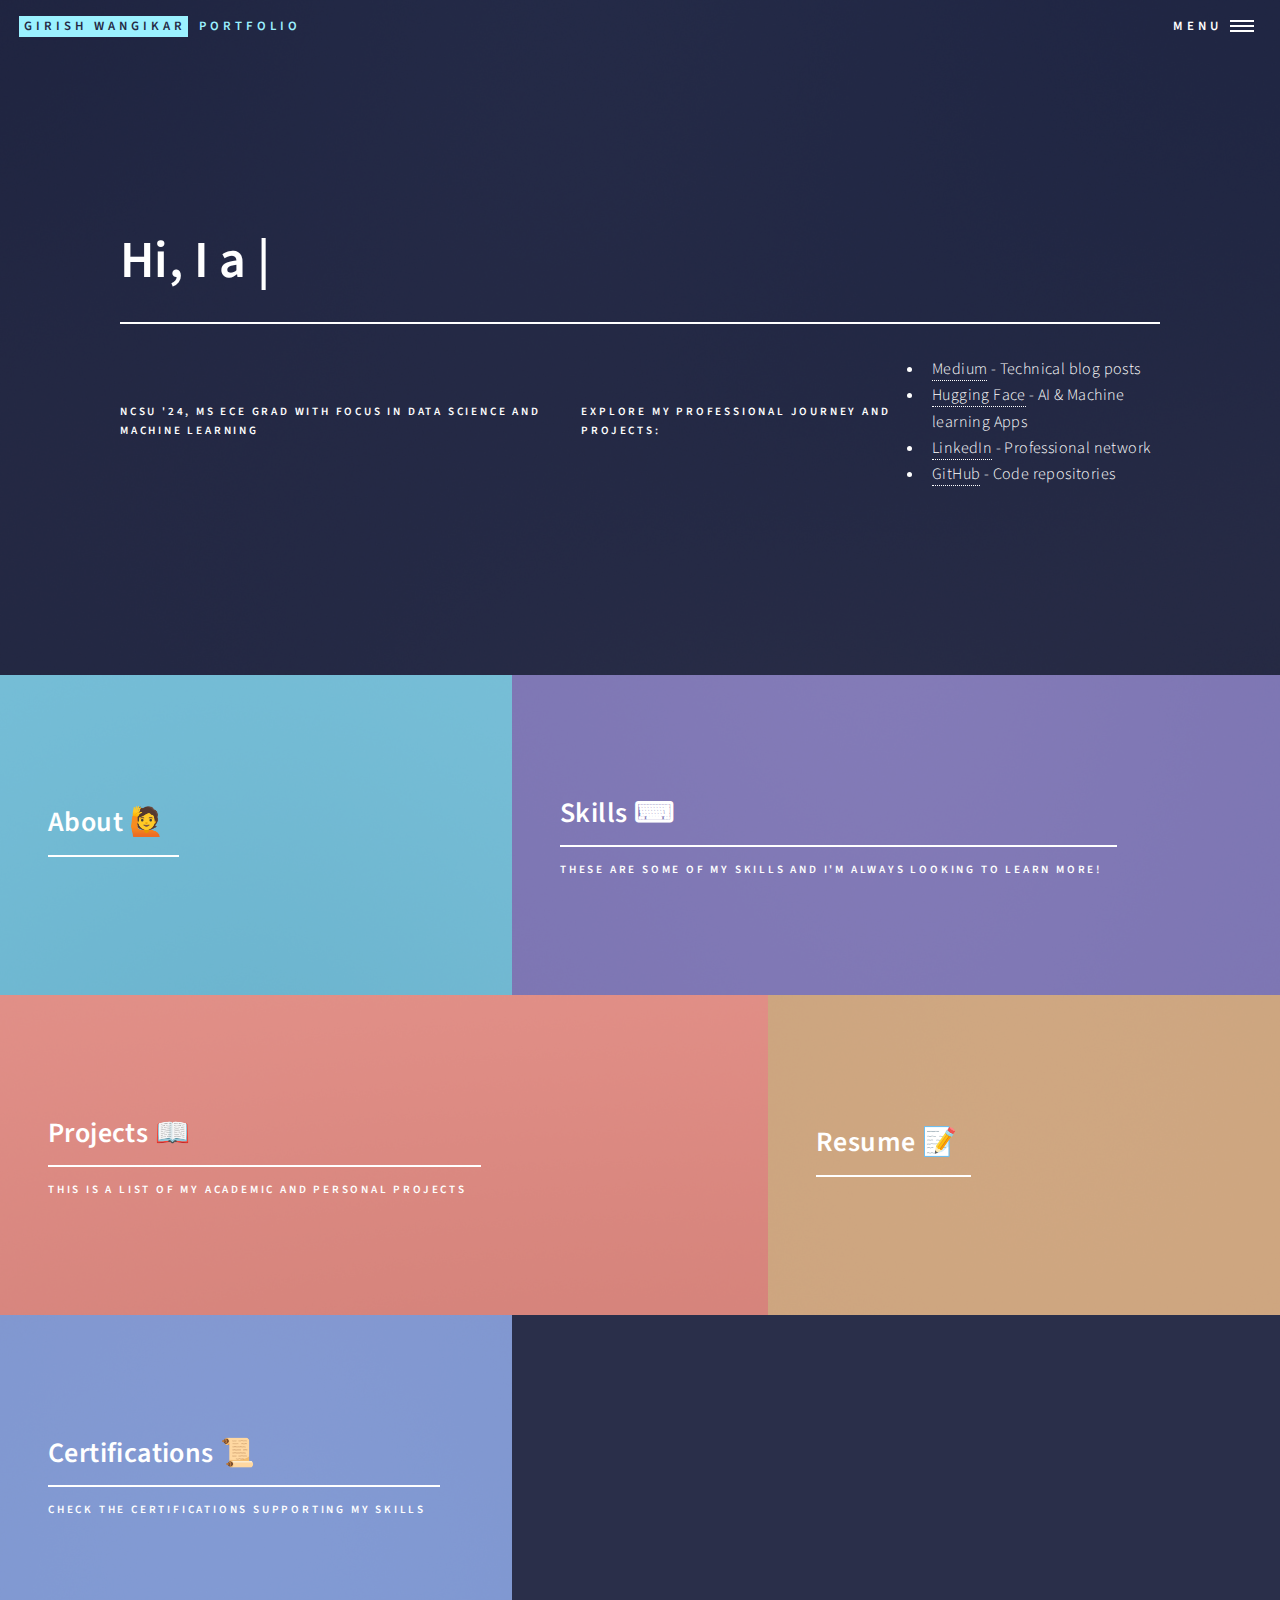
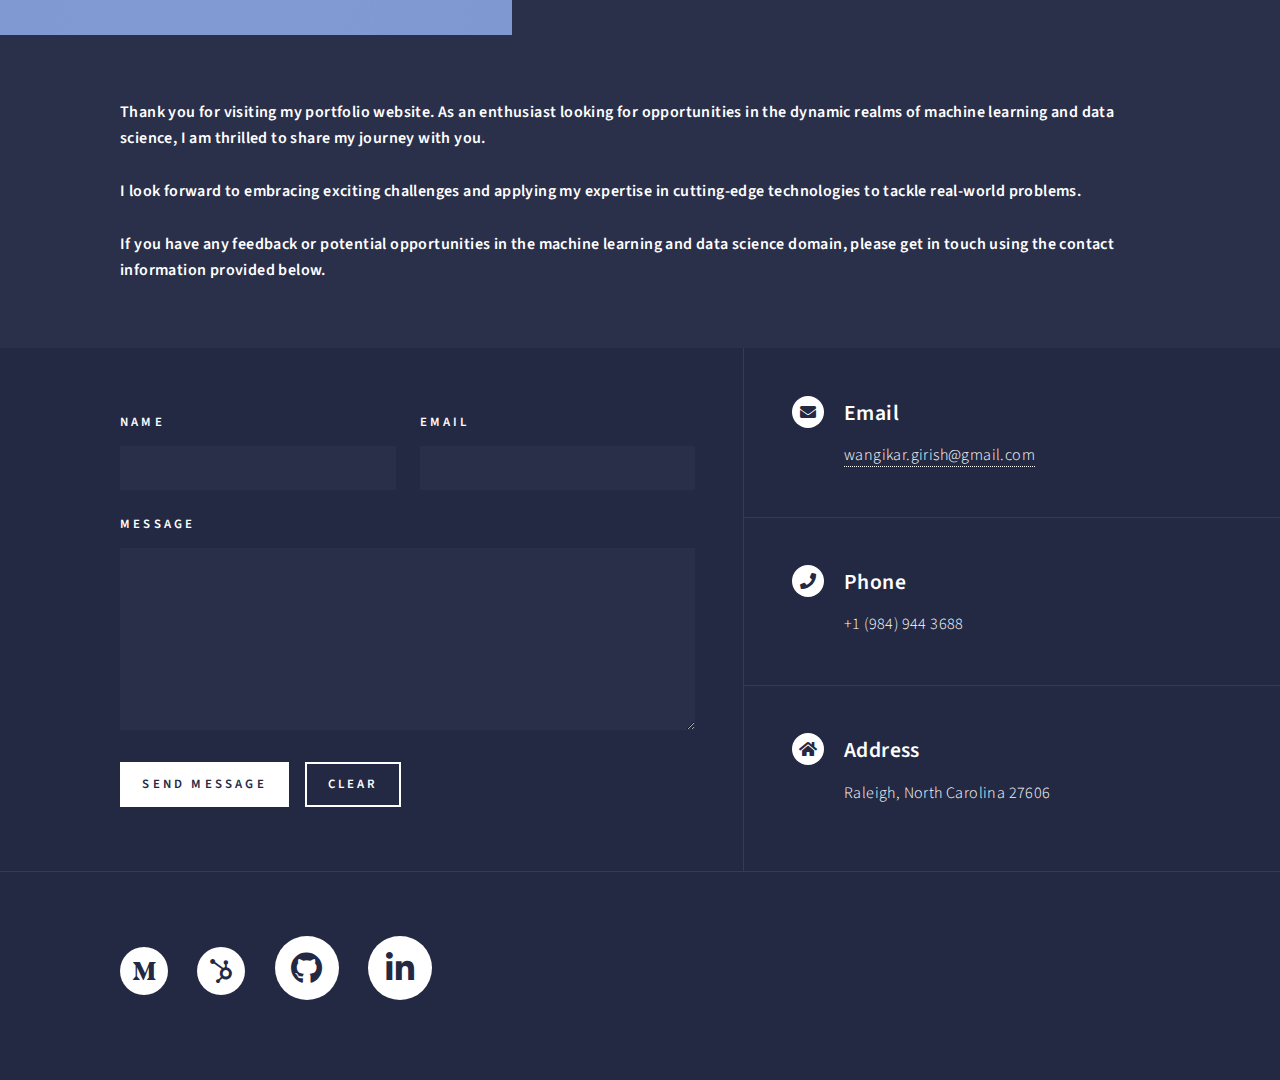
<file: index.html>
<!DOCTYPE HTML>
<!--
	Forty by HTML5 UP
	html5up.net | @ajlkn
	Free for personal and commercial use under the CCA 3.0 license (html5up.net/license)
-->
<html>
	<head>
		<title>Girish Wangikar | Portfolio</title>
		<meta charset="utf-8" />
		<meta name="viewport" content="width=device-width, initial-scale=1, user-scalable=no" />
		<link rel="stylesheet" href="assets/css/main.css" />
		<noscript><link rel="stylesheet" href="assets/css/noscript.css" /></noscript>
	</head>
	<body class="is-preload">

		<!-- Wrapper -->
			<div id="wrapper">

				<!-- Header -->
					<header id="header" class="alt">
						<a href="index.html" class="logo"><strong>Girish Wangikar</strong> <span>Portfolio</span></a>
						<nav>
							<a href="#menu">Menu</a>
						</nav>
					</header>

				<!-- Menu -->
					<nav id="menu">
						<ul class="links">
							<li><a href="landing.html">About</a></li>
							<li><a href="Skills.html">Skills</a></li>
							<li><a href="Projects.html">Projects</a></li>
<!-- 							<li><a href="elements.html">Resume</a></li> -->
							<li><a href="Certifications.html">Certifications</a></li>
						</ul>
						<!-- <ul class="actions stacked">
							<li><a href="#" class="button primary fit">Get Started</a></li>
							<li><a href="#" class="button fit">Log In</a></li>
						</ul> -->
					</nav>

				<!-- Banner -->
					<section id="banner" class="major">
						<div class="inner">
							<header class="major">
								<h1 id="typing-text">Hi, I am Girish Wangikar <span id="typing-cursor"> &#x1F44B;</span></h1>

							</header>
							<div class="content">
							    <p>NCSU '24, MS ECE Grad with focus in Data Science and Machine Learning</p>
							    <p>Explore my professional journey and projects:</p>
							    <ul>
							        <li><a href="https://medium.com/@girishwangikar" target="_blank">Medium</a> - Technical blog posts</li>
							        <li><a href="https://huggingface.co/girishwangikar" target="_blank">Hugging Face</a> - AI & Machine learning Apps</li>
							        <li><a href="https://www.linkedin.com/in/girish-wangikar/" target="_blank">LinkedIn</a> - Professional network</li>
							        <li><a href="https://github.com/GirishWangikar" target="_blank">GitHub</a> - Code repositories</li>
							        
							    </ul>
							</div>
						</div>
					</section>

				<!-- Main -->
					<div id="main">

						<!-- One -->
							<section id="one" class="tiles">
								<article>
									<span class="image">
										<img src="images/pic01.jpg" alt="" />
									</span>
									<header class="major">
										<h3><a href="landing.html" class="link">About &#x1F64B;</a></h3>
										<!-- <p>Know more about me</p> -->
									</header>
								</article>
								<article>
									<span class="image">
										<img src="images/pic02.jpg" alt="" />
									</span>
									<header class="major">
										<h3><a href="Skills.html" class="link">Skills &#x2328;</a></h3>
										<p>These are some of my skills and I'm always looking to learn more!</p>
									</header>
								</article>
								<article>
									<span class="image">
										<img src="images/pic03.jpg" alt="" />
									</span>
									<header class="major">
										<h3><a href="Projects.html" class="link">Projects &#x1F4D6;</a></h3>
										<p>This is a list of my academic and personal projects</p>
									</header>
								</article>
								<!-- <article>
									<span class="image">
										<img src="images/pic04.jpg" alt="" />
									</span>
									<header class="major">
										<h3><a href="landing.html" class="link">Contact</a></h3>
										<p>Use this information to contact me further</p>
									</header>
								</article> -->
								<article>
									<span class="image">
										<img src="images/pic05.jpg" alt="" />
									</span>
									<header class="major">
										<h3><a href="Girish_Wangikar_Resume.pdf" class="link" target="_blank">Resume &#x1F4DD;</a></h3>
										<!-- <p>Ipsum dolor sit amet</p> -->
									</header>
								</article>
								<article>
									<span class="image">
										<img src="images/pic06.jpg" alt="" />
									</span>
									<header class="major">
										<h3><a href="Certifications.html" class="link">Certifications &#x1F4DC;</a></h3>
										<p>Check the certifications supporting my skills</p>
									</header>
								</article>
							</section>

						<!-- Two -->
							<section id="two">
								<div class="inner">
									<!-- <header class="major">
										<h2>Massa libero</h2>
									</header> -->
									<p><b>Thank you for visiting my portfolio website. As an enthusiast looking for opportunities in the dynamic realms of machine learning and data science, I am thrilled to share my journey with you.
									</br><br>I look forward to embracing exciting challenges and applying my expertise in cutting-edge technologies to tackle real-world problems. 
									</br><br>If you have any feedback or potential opportunities in the machine learning and data science domain, please  get in touch using the contact information provided below.
										
									</b></p>
									<!-- <ul class="actions">
										<li><a href="landing.html" class="button next">Get Started</a></li>
									</ul> -->
								</div>
							</section>

					</div>

				<!-- Contact -->
					<section id="contact">
						<div class="inner">
							<section>
								<form method="post" action="#">
									<div class="fields">
										<div class="field half">
											<label for="name">Name</label>
											<input type="text" name="name" id="name" />
										</div>
										<div class="field half">
											<label for="email">Email</label>
											<input type="text" name="email" id="email" />
										</div>
										<div class="field">
											<label for="message">Message</label>
											<textarea name="message" id="message" rows="6"></textarea>
										</div>
									</div>
									<ul class="actions">
										<li><input type="submit" value="Send Message" class="primary" /></li>
										<li><input type="reset" value="Clear" /></li>
									</ul>
								</form>
							</section>
							<section class="split">
								<section>
									<div class="contact-method">
										<span class="icon solid alt fa-envelope"></span>
										<h3>Email</h3>
										<a href="#">wangikar.girish@gmail.com</a>
									</div>
								</section>
								<section>
									<div class="contact-method">
										<span class="icon solid alt fa-phone"></span>
										<h3>Phone</h3>
										<span>+1 (984) 944 3688</span>
									</div>
								</section>
								<section>
									<div class="contact-method">
										<span class="icon solid alt fa-home"></span>
										<h3>Address</h3>
										<span>
										Raleigh, North Carolina
										27606</span>
									</div>
								</section>
							</section>
						</div>
					</section>

				<!-- Footer -->
				<footer id="footer">
					<div class="inner">
						<ul class="icons">
							<li><a href="https://medium.com/@girishwangikar" class="icon brands alt fa-medium-m"><span class="label">Medium</span></a></li>
						        <li><a href="https://huggingface.co/girishwangikar" class="icon brands alt fa-hubspot"><span class="label">Hugging Face</span></a></li>
							<li><a href="https://github.com/GirishWangikar" class="icon brands alt fa-github"><span class="label">GitHub</span></a></li>
						        <li><a href="https://www.linkedin.com/in/girish-wangikar/" class="icon brands alt fa-linkedin-in"><span class="label">LinkedIn</span></a></li>
						</ul>
					</div>
				</footer>

			</div>

		<!-- Scripts -->
			<script src="assets/js/jquery.min.js"></script>
			<script src="assets/js/jquery.scrolly.min.js"></script>
			<script src="assets/js/jquery.scrollex.min.js"></script>
			<script src="assets/js/browser.min.js"></script>
			<script src="assets/js/breakpoints.min.js"></script>
			<script src="assets/js/util.js"></script>
			<script src="assets/js/main.js"></script>

			<script>
				// JavaScript code
				const text = "Hi, I am Girish Wangikar &#x1F44B;";
				let index = 0;
			  
				function typeText() {
				  const typingSpan = document.getElementById("typing-text");
				  typingSpan.innerHTML = text.slice(0, index) + '<span id="typing-cursor"> |</span>';
			  
				  if (index < text.length) {
					index++;
					setTimeout(typeText, 100);
				  } else {
					// Uncomment the following line if you want to remove the cursor after typing is done
					// document.getElementById("typing-cursor").style.display = "none";
				  }
				}
			  
				// Start the typing animation when the page loads
				window.onload = typeText;
			  </script>
			  




	</body>
</html>
</file>
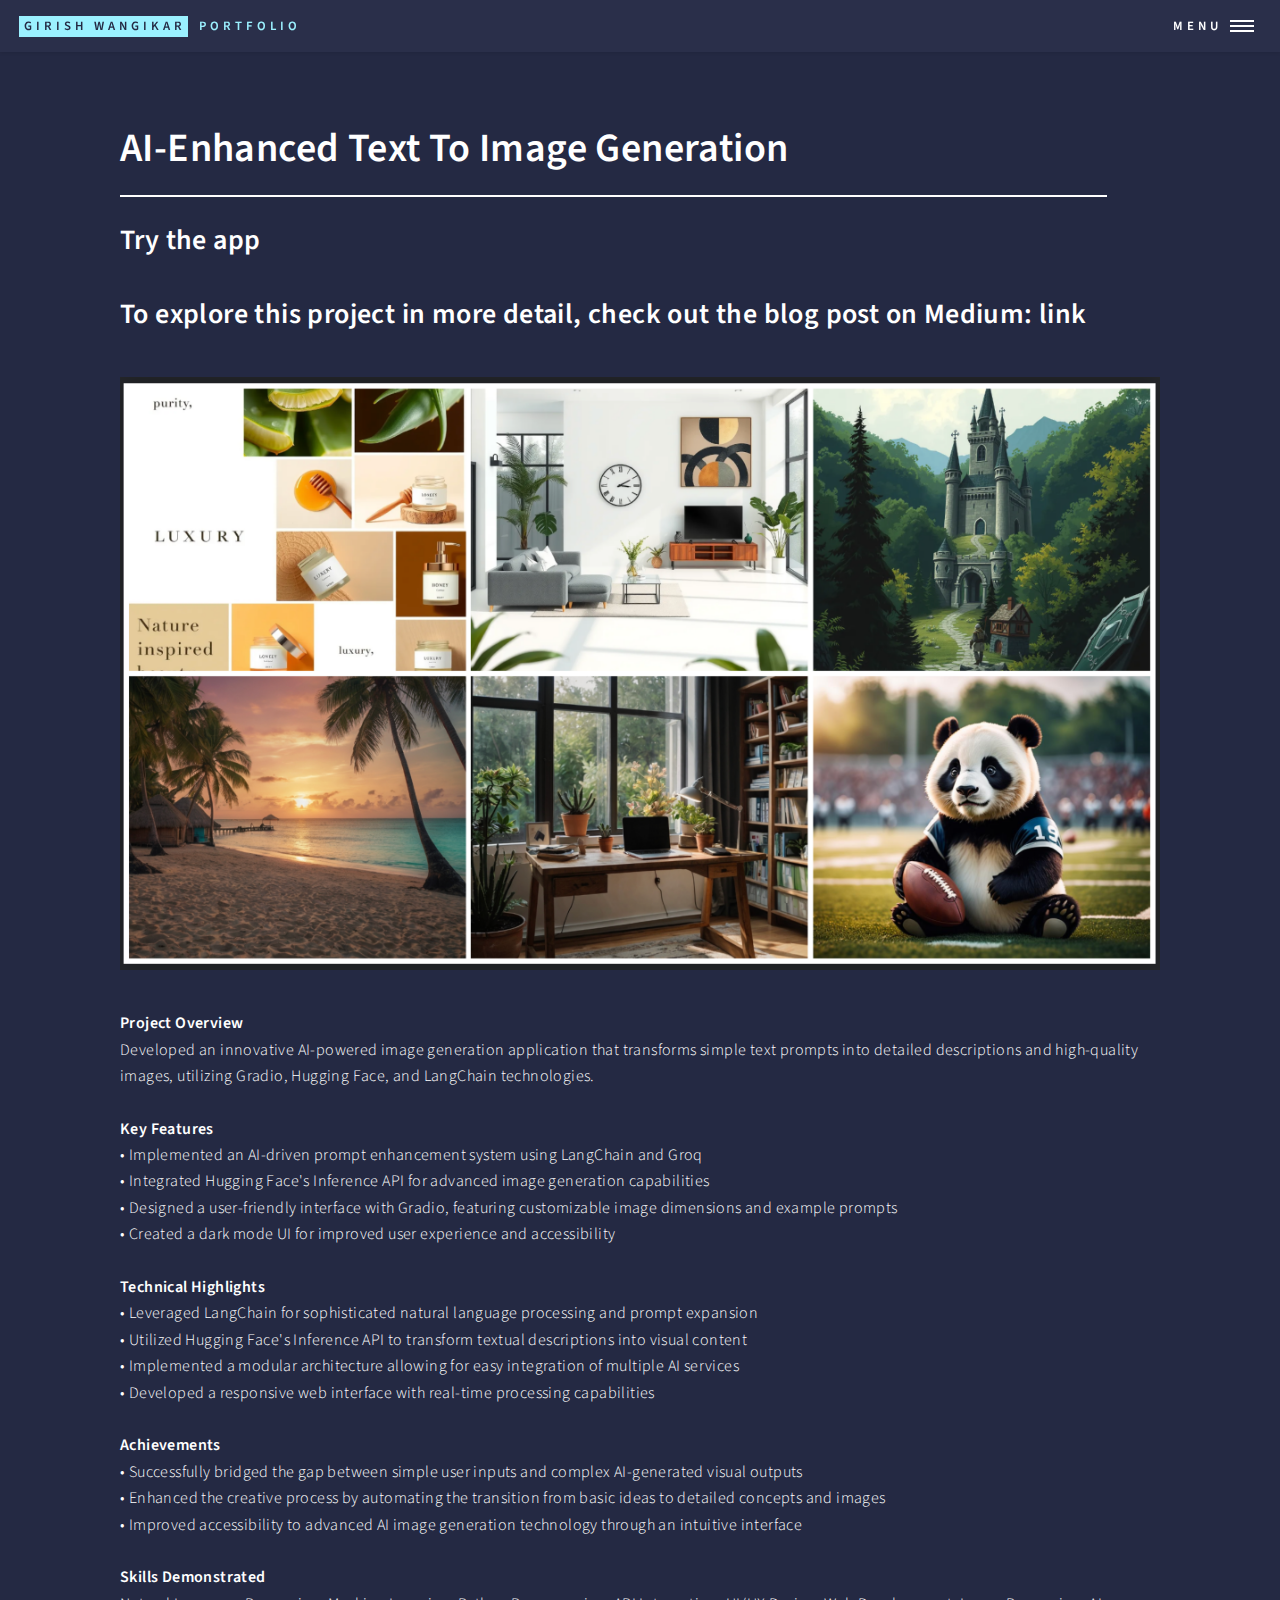
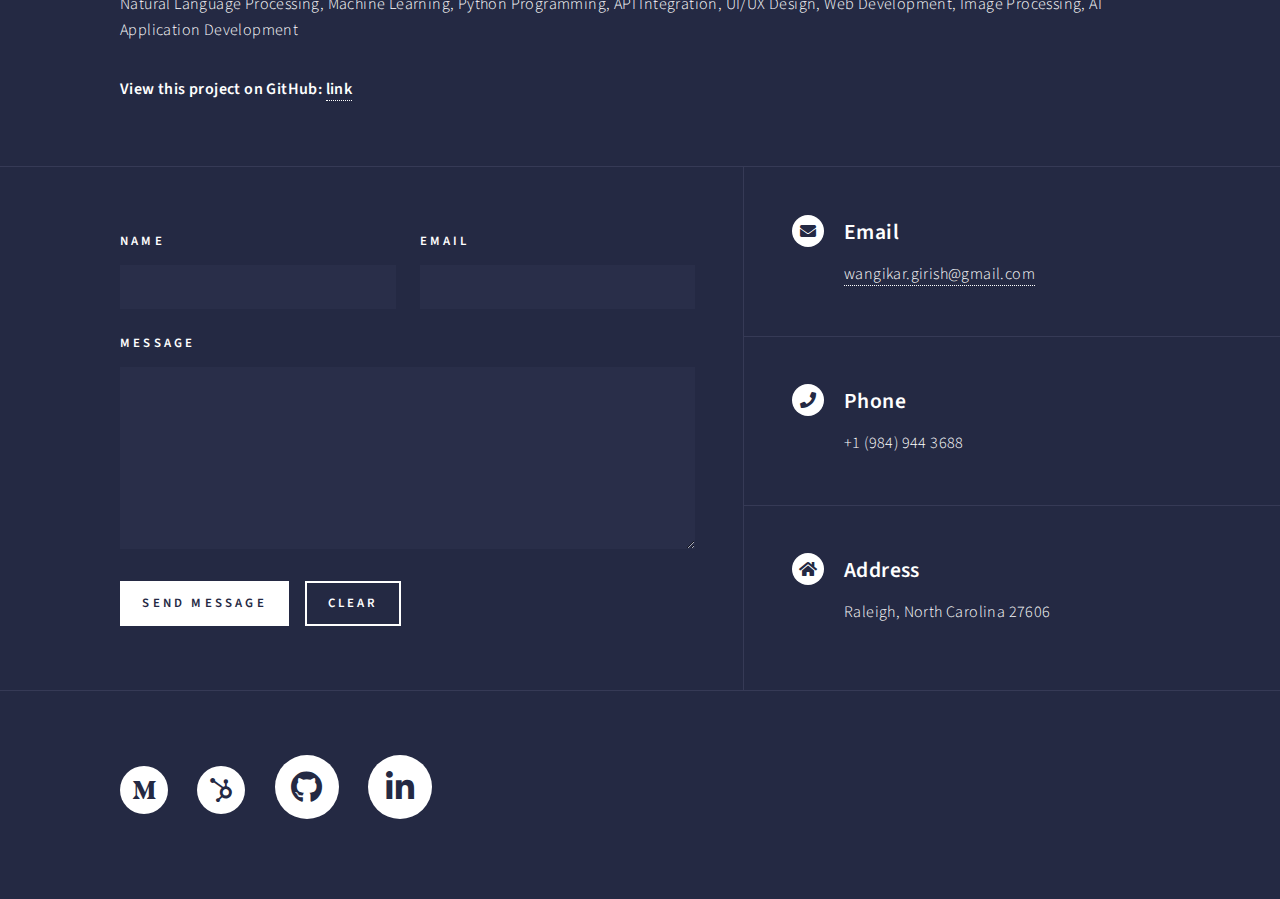
<file: ai_text_to_image.html>
<!DOCTYPE HTML>
<!--
	Forty by HTML5 UP
	html5up.net | @ajlkn
	Free for personal and commercial use under the CCA 3.0 license (html5up.net/license)
-->
<html>
	<head>
		<title>Girish Wangikar | Portfolio</title>
		<meta charset="utf-8" />
		<meta name="viewport" content="width=device-width, initial-scale=1, user-scalable=no" />
		<link rel="stylesheet" href="assets/css/main.css" />
		<noscript><link rel="stylesheet" href="assets/css/noscript.css" /></noscript>
	</head>
	<body class="is-preload">

		<!-- Wrapper -->
			<div id="wrapper">

				<!-- Header -->
					<header id="header">
						<a href="index.html" class="logo"><strong>Girish Wangikar</strong> <span>Portfolio</span></a>
						<nav>
							<a href="#menu">Menu</a>
						</nav>
					</header>

				<!-- Menu -->
					<nav id="menu">
						<ul class="links">
							<li><a href="landing.html">About</a></li>
							<li><a href="Skills.html">Skills</a></li>
							<li><a href="Projects.html">Projects</a></li>
							<li><a href="elements.html">Resume</a></li>
							<li><a href="Certifications.html">Certifications</a></li>
						</ul>
						<!-- <ul class="actions stacked">
							<li><a href="#" class="button primary fit">Get Started</a></li>
							<li><a href="#" class="button fit">Log In</a></li>
						</ul> -->
					</nav>

				<!-- Main -->
					<div id="main" class="alt">

					    <!-- One -->
					        <section id="one">
					            <div class="inner">
					                <header class="major">
					                    <h1>AI-Enhanced Text To Image Generation</h1>
							    <h2><b><a href="https://huggingface.co/spaces/girishwangikar/T2I" target="_blank">Try the app</a></b></h2>
							    <h2><b>To explore this project in more detail, check out the blog post on Medium: <a href="https://medium.com/@girishwangikar/crafting-visual-masterpieces-ais-creative-revolution-c6a7a21d86a4" target="_blank">link</a></b></h2>

					                </header>
					                <span class="image main"><img src="images/Projects/T2IPoster.png" alt="" /></span>
					                <p>
					                    <b>Project Overview</b><br>
					                    Developed an innovative AI-powered image generation application that transforms simple text prompts into detailed descriptions and high-quality images, utilizing Gradio, Hugging Face, and LangChain technologies.
					                    
					                    <br><br><b>Key Features</b><br>
					                    • Implemented an AI-driven prompt enhancement system using LangChain and Groq<br>
					                    • Integrated Hugging Face's Inference API for advanced image generation capabilities<br>
					                    • Designed a user-friendly interface with Gradio, featuring customizable image dimensions and example prompts<br>
					                    • Created a dark mode UI for improved user experience and accessibility
					                    
					                    <br><br><b>Technical Highlights</b><br>
					                    • Leveraged LangChain for sophisticated natural language processing and prompt expansion<br>
					                    • Utilized Hugging Face's Inference API to transform textual descriptions into visual content<br>
					                    • Implemented a modular architecture allowing for easy integration of multiple AI services<br>
					                    • Developed a responsive web interface with real-time processing capabilities
					                    
					                    <br><br><b>Achievements</b><br>
					                    • Successfully bridged the gap between simple user inputs and complex AI-generated visual outputs<br>
					                    • Enhanced the creative process by automating the transition from basic ideas to detailed concepts and images<br>
					                    • Improved accessibility to advanced AI image generation technology through an intuitive interface
					                    
					                    <br><br><b>Skills Demonstrated</b><br>
					                    Natural Language Processing, Machine Learning, Python Programming, API Integration, UI/UX Design, Web Development, Image Processing, AI Application Development
					                </p>
					                <p><b>View this project on GitHub: <a href="https://github.com/GirishWangikar/Text-To-Image-Generator" target="_blank">link</a></b></p>
						
					            </div>
					        </section>
					
					</div>

				<!-- Contact -->
				<section id="contact">
					<div class="inner">
						<section>
							<form method="post" action="#">
								<div class="fields">
									<div class="field half">
										<label for="name">Name</label>
										<input type="text" name="name" id="name" />
									</div>
									<div class="field half">
										<label for="email">Email</label>
										<input type="text" name="email" id="email" />
									</div>
									<div class="field">
										<label for="message">Message</label>
										<textarea name="message" id="message" rows="6"></textarea>
									</div>
								</div>
								<ul class="actions">
									<li><input type="submit" value="Send Message" class="primary" /></li>
									<li><input type="reset" value="Clear" /></li>
								</ul>
							</form>
						</section>
						<section class="split">
							<section>
								<div class="contact-method">
									<span class="icon solid alt fa-envelope"></span>
									<h3>Email</h3>
									<a href="#">wangikar.girish@gmail.com</a>
								</div>
							</section>
							<section>
								<div class="contact-method">
									<span class="icon solid alt fa-phone"></span>
									<h3>Phone</h3>
									<span>+1 (984) 944 3688</span>
								</div>
							</section>
							<section>
								<div class="contact-method">
									<span class="icon solid alt fa-home"></span>
									<h3>Address</h3>
									<span>
									Raleigh, North Carolina
									27606</span>
								</div>
							</section>
						</section>
					</div>
				</section>

				<!-- Footer -->
				<footer id="footer">
					<div class="inner">
						<ul class="icons">
							<li><a href="https://medium.com/@girishwangikar" class="icon brands alt fa-medium-m"><span class="label">Medium</span></a></li>
						        <li><a href="https://huggingface.co/girishwangikar" class="icon brands alt fa-hubspot"><span class="label">Hugging Face</span></a></li>
							<li><a href="https://github.com/GirishWangikar" class="icon brands alt fa-github"><span class="label">GitHub</span></a></li>
						        <li><a href="https://www.linkedin.com/in/girish-wangikar/" class="icon brands alt fa-linkedin-in"><span class="label">LinkedIn</span></a></li>
						</ul>
					</div>
				</footer>

			</div>

		<!-- Scripts -->
			<script src="assets/js/jquery.min.js"></script>
			<script src="assets/js/jquery.scrolly.min.js"></script>
			<script src="assets/js/jquery.scrollex.min.js"></script>
			<script src="assets/js/browser.min.js"></script>
			<script src="assets/js/breakpoints.min.js"></script>
			<script src="assets/js/util.js"></script>
			<script src="assets/js/main.js"></script>

	</body>
</html>
</file>
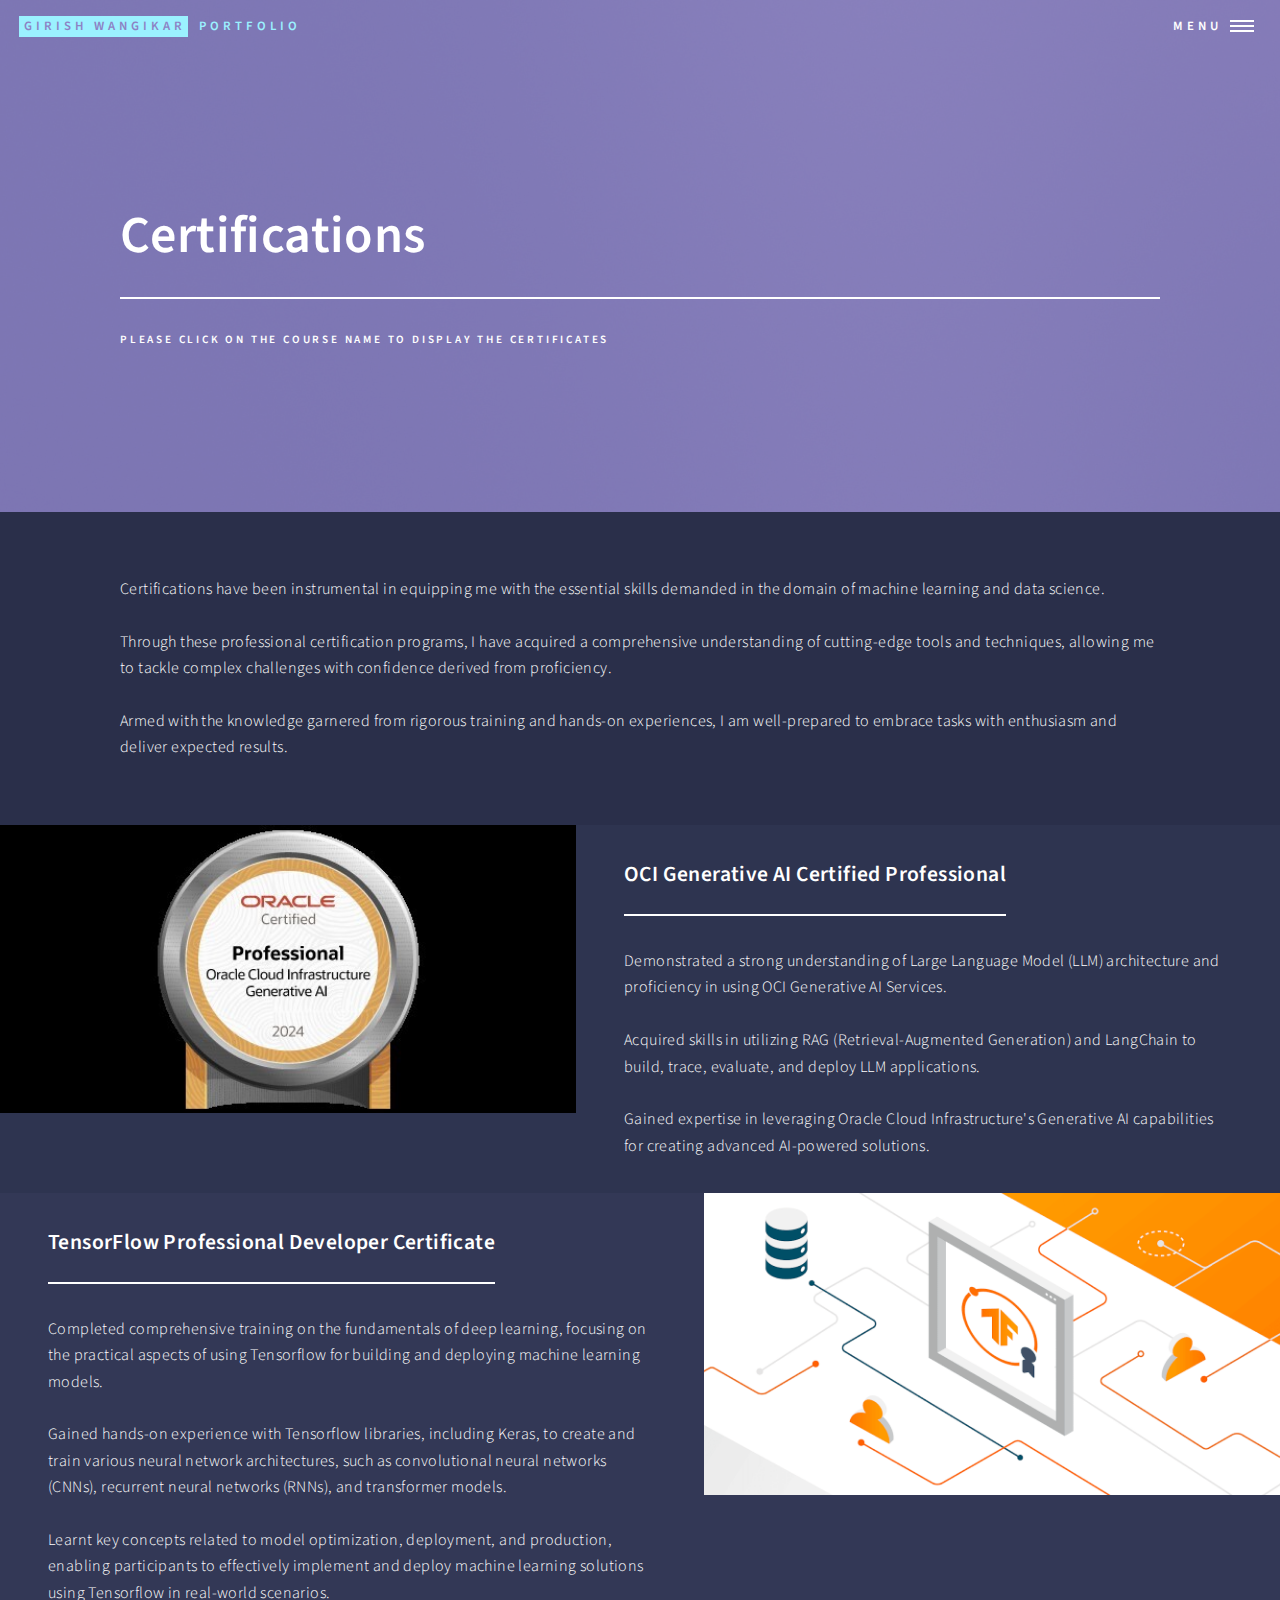
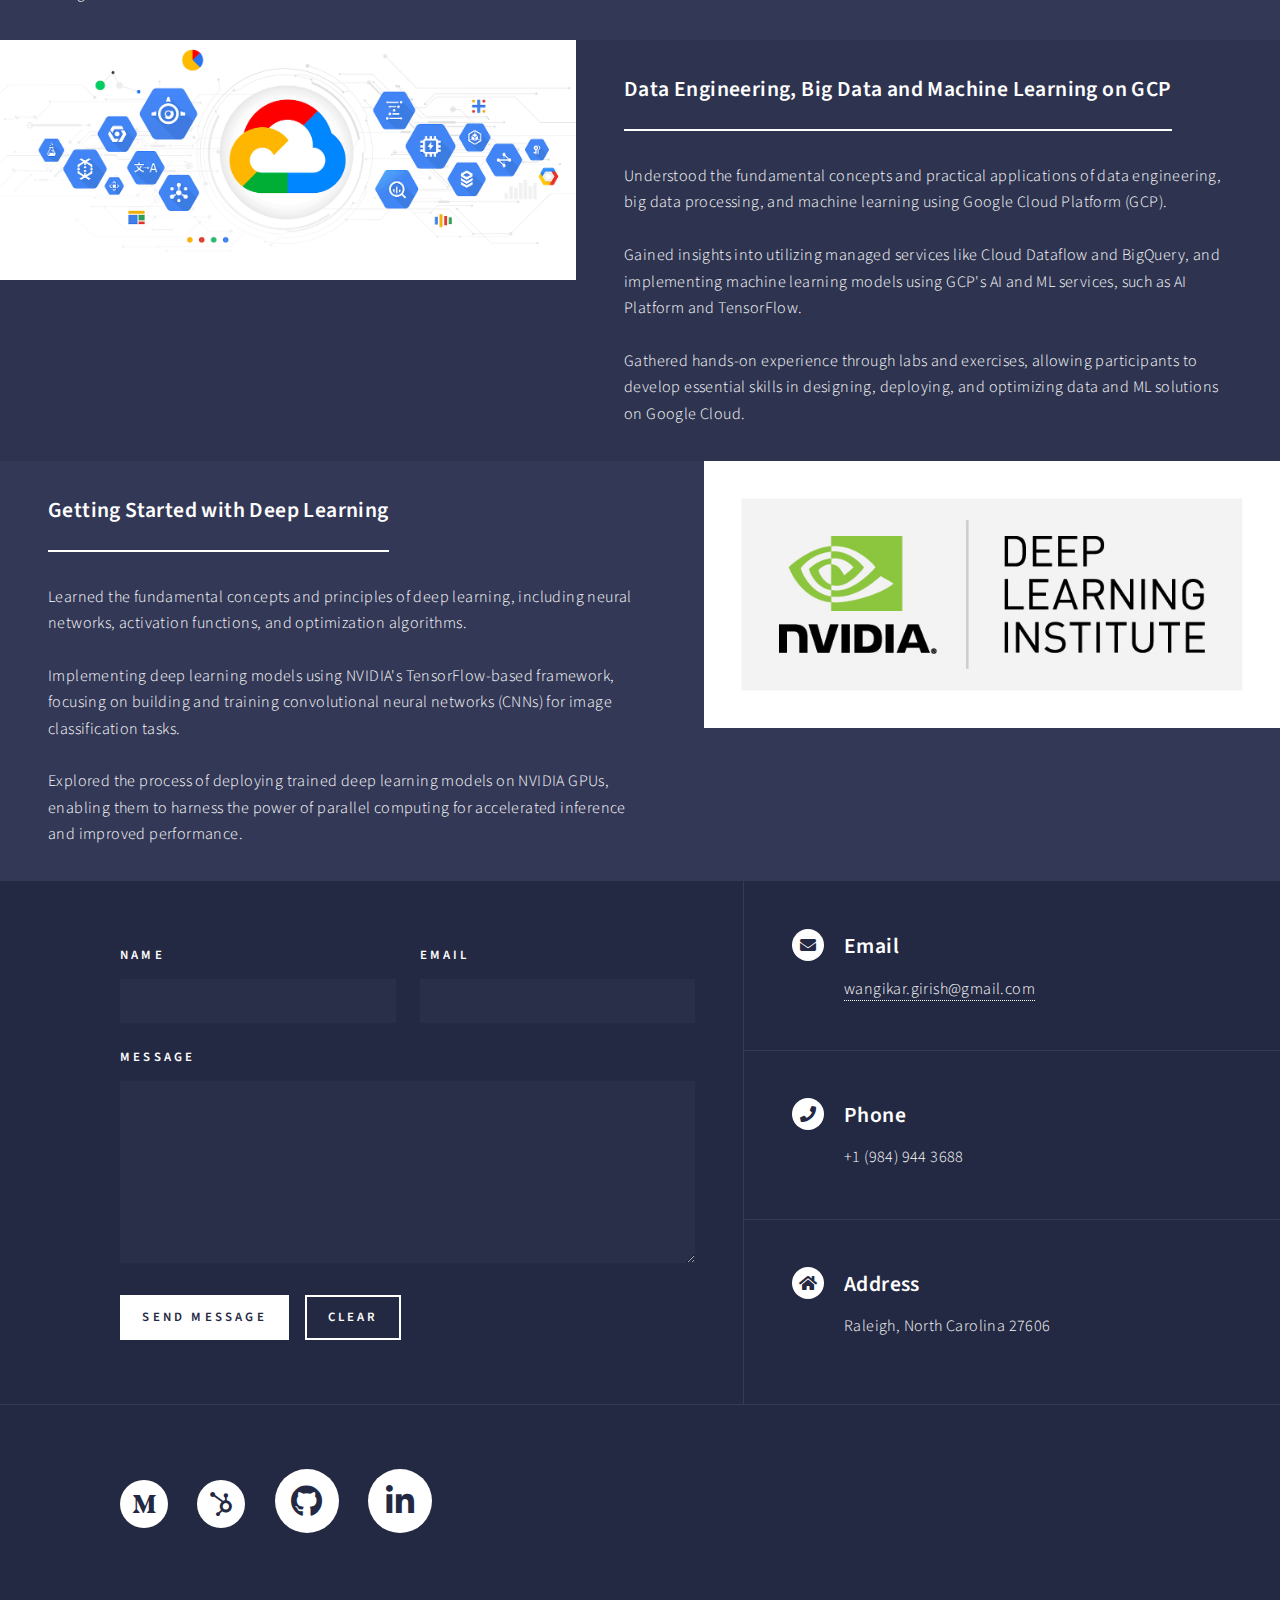
<file: Certifications.html>
<!DOCTYPE HTML>
<!--
	Forty by HTML5 UP
	html5up.net | @ajlkn
	Free for personal and commercial use under the CCA 3.0 license (html5up.net/license)
-->
<html>
	<head>
		<title>Girish Wangikar | Portfolio</title>
		<meta charset="utf-8" />
		<meta name="viewport" content="width=device-width, initial-scale=1, user-scalable=no" />
		<link rel="stylesheet" href="assets/css/main.css" />
		<noscript><link rel="stylesheet" href="assets/css/noscript.css" /></noscript>
	</head>
	<body class="is-preload">

		<!-- Wrapper -->
			<div id="wrapper">

				<!-- Header -->
				<!-- Note: The "styleN" class below should match that of the banner element. -->
					<header id="header" class="alt style2">
						<a href="index.html" class="logo"><strong>Girish Wangikar</strong> <span>Portfolio</span></a>
						<nav>
							<a href="#menu">Menu</a>
						</nav>
					</header>

				<!-- Menu -->
					<nav id="menu">
						<ul class="links">
							<li><a href="landing.html">About</a></li>
							<li><a href="Skills.html">Skills</a></li>
							<li><a href="Projects.html">Projects</a></li>
							<li><a href="elements.html">Resume</a></li>
							<li><a href="Certifications.html">Certifications</a></li>
						</ul>
						<!-- <ul class="actions stacked">
							<li><a href="#" class="button primary fit">Get Started</a></li>
							<li><a href="#" class="button fit">Log In</a></li>
						</ul> -->
					</nav>

				<!-- Banner -->
				<!-- Note: The "styleN" class below should match that of the header element. -->
					<section id="banner" class="style2">
						<div class="inner">
							<span class="image">
								<img src="images/pic07.jpg" alt="" />
							</span>
							<header class="major">
								<h1>Certifications</h1>
							</header>
							<div class="content">
								<p>Please Click on the Course name to display the certificates</p>
							</div>
						</div>
					</section>

				<!-- Main -->
					<div id="main">

						<!-- One -->
							<section id="one">
								<div class="inner">
									<!-- <header class="major">
										<h2>Unleashing the Potential of Machine Learning | </br>Passionate about Data-Driven Innovation |</br> Innovative Data Science for Business Growth </h2>
									</header> -->
									<p>Certifications have been instrumental in equipping me with the essential skills demanded in the domain of machine learning and data science.<br>
									</br>Through these professional certification programs, I have acquired a comprehensive understanding of cutting-edge tools and techniques, allowing me to tackle complex challenges with confidence derived from proficiency.<br>
								</br>Armed with the knowledge garnered from rigorous training and hands-on experiences, I am well-prepared to embrace tasks with enthusiasm and deliver expected results.</p>
								</div>
							</section>

						<!-- Two -->
							<section id="two" class="spotlights">
								<section>
								    <a href="generic.html" class="image">
									    <img src="images/OCI_Generative_AI.png" alt="" data-position="center center" />
								    </a>
								    <div class="content">
									    <div class="inner">
										    <header class="major">
											    <a href="Certification pdfs/OCI Generative AI Certified Professional.pdf" target="_blank">
												    <h3>OCI Generative AI Certified Professional</h3>
											    </a>
										    </header>
										    <p>Demonstrated a strong understanding of Large Language Model (LLM) architecture and proficiency in using OCI Generative AI Services.<br></br>
										    Acquired skills in utilizing RAG (Retrieval-Augmented Generation) and LangChain to build, trace, evaluate, and deploy LLM applications.<br></br>
										    Gained expertise in leveraging Oracle Cloud Infrastructure's Generative AI capabilities for creating advanced AI-powered solutions.</p>
									    </div>
								    	</div>
							    	</section>
									
								<section>
									<a href="generic.html" class="image">
										<img src="images/TF course .png" alt="" data-position="center center" />
									</a>
									<div class="content">
										<div class="inner">
											<header class="major">
												<a href="Certification pdfs/TF certificate.pdf" target="_blank">
													<h3>TensorFlow Professional Developer Certificate</h3>
												</a>
											</header>
											<p>Completed comprehensive training on the fundamentals of deep learning, focusing on the practical aspects of using Tensorflow for building and deploying machine learning models.<br></br>
												Gained hands-on experience with Tensorflow libraries, including Keras, to create and train various neural network architectures, such as convolutional neural networks (CNNs), recurrent neural networks (RNNs), and transformer models.<br></br>
												Learnt key concepts related to model optimization, deployment, and production, enabling participants to effectively implement and deploy machine learning solutions using Tensorflow in real-world scenarios. </p>
											<!-- <ul class="actions">
												<li><a href="generic.html" class="button">Learn more</a></li>
											</ul> -->
										</div>
									</div>
								</section>
								<section>
									<a href="generic.html" class="image">
										<img src="images/GCP.png" alt="" data-position="top center" />
									</a>
									<div class="content">
										<div class="inner">
											<header class="major">
												<a href="Certification pdfs/GCP specialization certificate.pdf" target="_blank">
													<h3>Data Engineering, Big Data and Machine Learning on GCP</h3>
												</a>
											</header>
											<p>Understood the fundamental concepts and practical applications of data engineering, big data processing, and machine learning using Google Cloud Platform (GCP).<br></br>
												Gained insights into utilizing managed services like Cloud Dataflow and BigQuery, and implementing machine learning models using GCP's AI and ML services, such as AI Platform and TensorFlow.<br></br>
												Gathered hands-on experience through labs and exercises, allowing participants to develop essential skills in designing, deploying, and optimizing data and ML solutions on Google Cloud.</p>
											<!-- <ul class="actions">
												<li><a href="generic.html" class="button">Learn more</a></li>
											</ul> -->
										</div>
									</div>
								</section>
								<section>
									<a href="generic.html" class="image">
										<img src="images/Nvdia.jpeg" alt="" data-position="25% 25%" />
									</a>
									<div class="content">
										<div class="inner">
											<header class="major">
												<a href="Certification pdfs/Nvdia Deep Learning.pdf" target="_blank">
													<h3>Getting Started with Deep Learning</h3>
												</a>
											</header>
											<p>Learned the fundamental concepts and principles of deep learning, including neural networks, activation functions, and optimization algorithms.<br></br>
												Implementing deep learning models using NVIDIA's TensorFlow-based framework, focusing on building and training convolutional neural networks (CNNs) for image classification tasks.<br></br>
												Explored the process of deploying trained deep learning models on NVIDIA GPUs, enabling them to harness the power of parallel computing for accelerated inference and improved performance.</p>
											<!-- <ul class="actions">
												<li><a href="generic.html" class="button">Learn more</a></li>
											</ul> -->
										</div>
									</div>
								</section>
								<!-- <section>
									<a href="generic.html" class="image">
										<img src="images/atd.webp" alt="" data-position="25% 25%" />
									</a>
									<div class="content">
										<div class="inner">
											<header class="major">
												<h3>Attention to Details</h3>
											</header>
											<p>Nullam et orci eu lorem consequat tincidunt vivamus et sagittis magna sed nunc rhoncus condimentum sem. In efficitur ligula tate urna. Maecenas massa sed magna lacinia magna pellentesque lorem ipsum dolor. Nullam et orci eu lorem consequat tincidunt. Vivamus et sagittis tempus.</p>
											<ul class="actions">
												<li><a href="generic.html" class="button">Learn more</a></li>
											</ul>
										</div>
									</div>
								</section> -->
							</section>

						<!-- Three -->
							<!-- <section id="three">
								<div class="inner">
									<header class="major">
										<h2>Massa libero</h2>
									</header>
									<p>Like oil fuels industries, data drives intelligent decision-making, empowering businesses to thrive in dynamic environments. As a research assistant at the esteemed Sozzani Lab, I delve into genomic data using cutting-edge techniques of data analysis, deep neural networks, and RNN frameworks, uncovering hidden patterns in gene regulatory networks.<br> </br>
										Through diverse projects like Deepfake Detection, Terrain Identification, and Object Detection for Autonomous Vehicles, I have honed my skills in Python, TensorFlow, and PyTorch. <br></br>Let's collaborate to drive meaningful change and innovation in the world of machine learning and data science.</p>
									<ul class="actions">
										<li><a href="generic.html" class="button next">Get Started</a></li>
									</ul>
								</div>
							</section> -->

					</div>

				<!-- Contact -->
				<section id="contact">
					<div class="inner">
						<section>
							<form method="post" action="#">
								<div class="fields">
									<div class="field half">
										<label for="name">Name</label>
										<input type="text" name="name" id="name" />
									</div>
									<div class="field half">
										<label for="email">Email</label>
										<input type="text" name="email" id="email" />
									</div>
									<div class="field">
										<label for="message">Message</label>
										<textarea name="message" id="message" rows="6"></textarea>
									</div>
								</div>
								<ul class="actions">
									<li><input type="submit" value="Send Message" class="primary" /></li>
									<li><input type="reset" value="Clear" /></li>
								</ul>
							</form>
						</section>
						<section class="split">
							<section>
								<div class="contact-method">
									<span class="icon solid alt fa-envelope"></span>
									<h3>Email</h3>
									<a href="#">wangikar.girish@gmail.com</a>
								</div>
							</section>
							<section>
								<div class="contact-method">
									<span class="icon solid alt fa-phone"></span>
									<h3>Phone</h3>
									<span>+1 (984) 944 3688</span>
								</div>
							</section>
							<section>
								<div class="contact-method">
									<span class="icon solid alt fa-home"></span>
									<h3>Address</h3>
										<span>
										Raleigh, North Carolina
										27606</span>

								</div>
							</section>
						</section>
					</div>
				</section>

				<!-- Footer -->
				<footer id="footer">
					<div class="inner">
						<ul class="icons">
							<li><a href="https://medium.com/@girishwangikar" class="icon brands alt fa-medium-m"><span class="label">Medium</span></a></li>
						        <li><a href="https://huggingface.co/girishwangikar" class="icon brands alt fa-hubspot"><span class="label">Hugging Face</span></a></li>
							<li><a href="https://github.com/GirishWangikar" class="icon brands alt fa-github"><span class="label">GitHub</span></a></li>
						        <li><a href="https://www.linkedin.com/in/girish-wangikar/" class="icon brands alt fa-linkedin-in"><span class="label">LinkedIn</span></a></li>
						</ul>
					</div>
				</footer>

			</div>

		<!-- Scripts -->
			<script src="assets/js/jquery.min.js"></script>
			<script src="assets/js/jquery.scrolly.min.js"></script>
			<script src="assets/js/jquery.scrollex.min.js"></script>
			<script src="assets/js/browser.min.js"></script>
			<script src="assets/js/breakpoints.min.js"></script>
			<script src="assets/js/util.js"></script>
			<script src="assets/js/main.js"></script>

	</body>
</html>
</file>
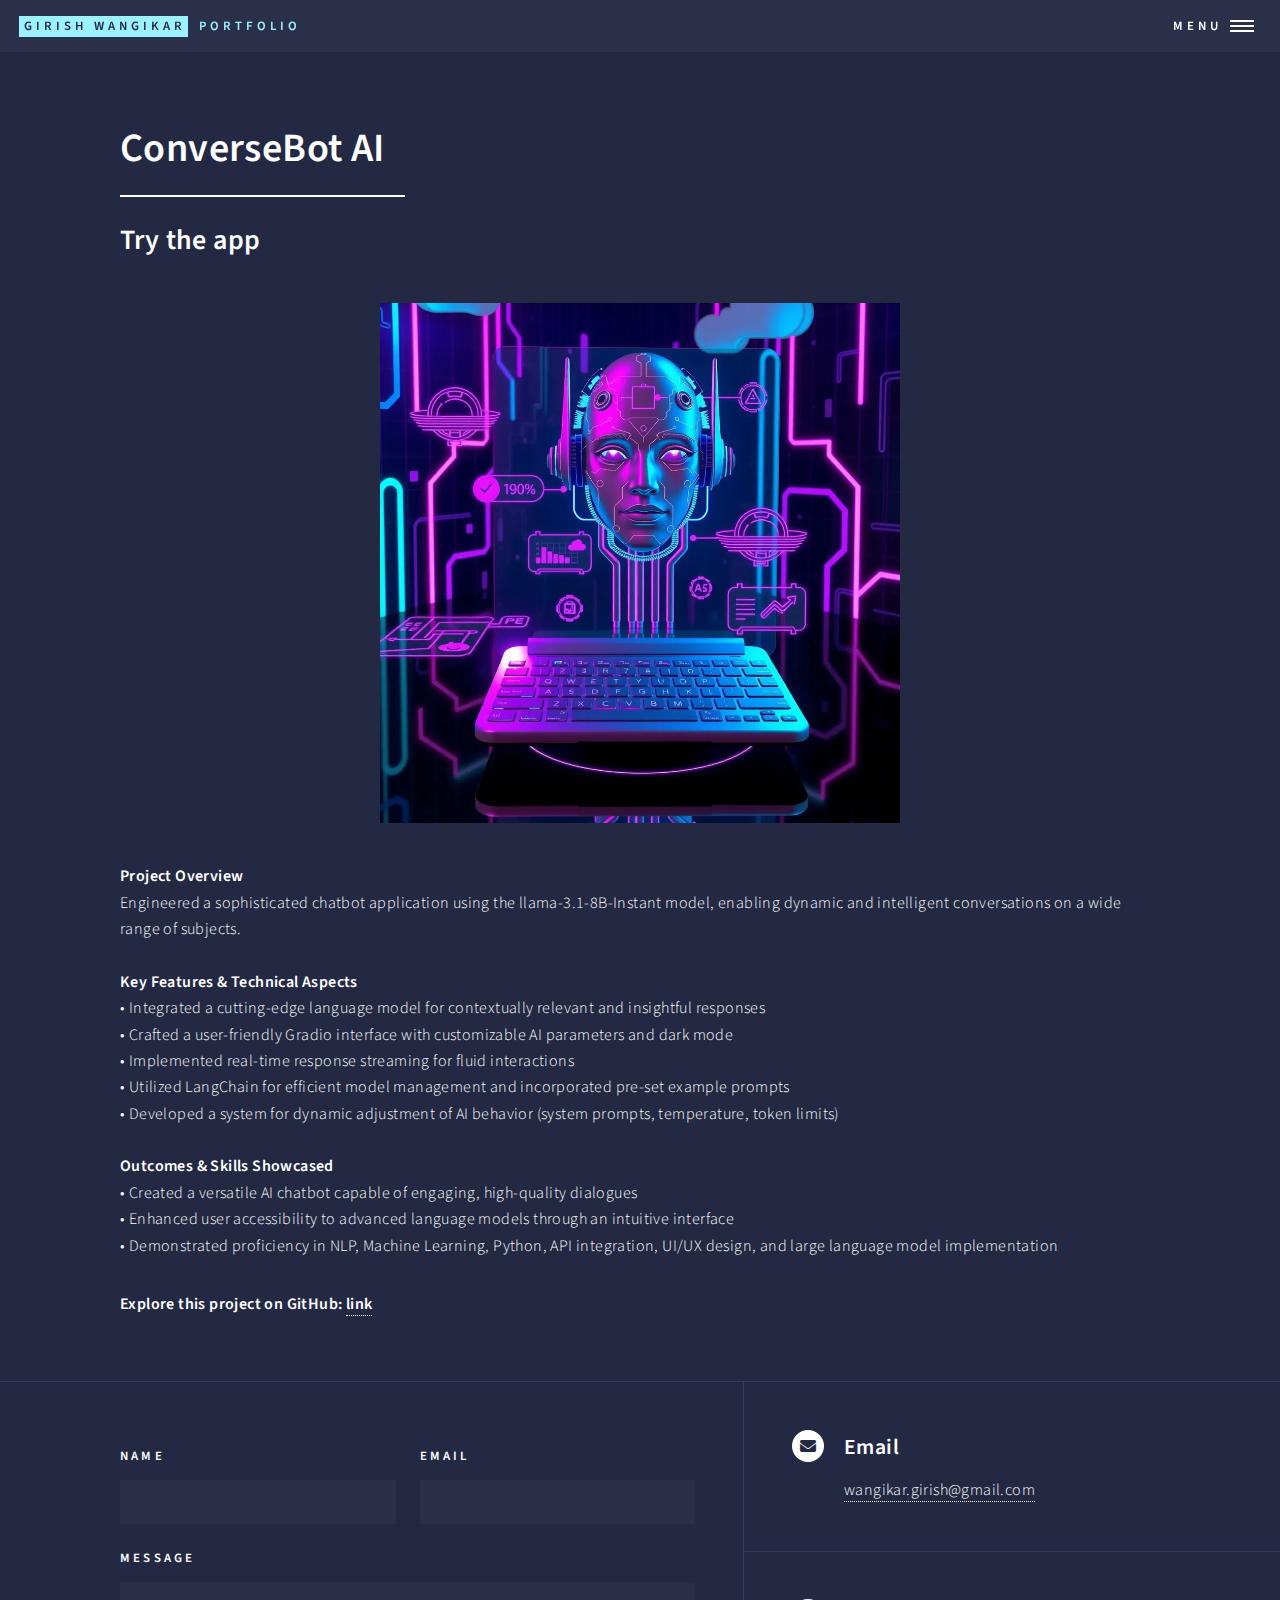
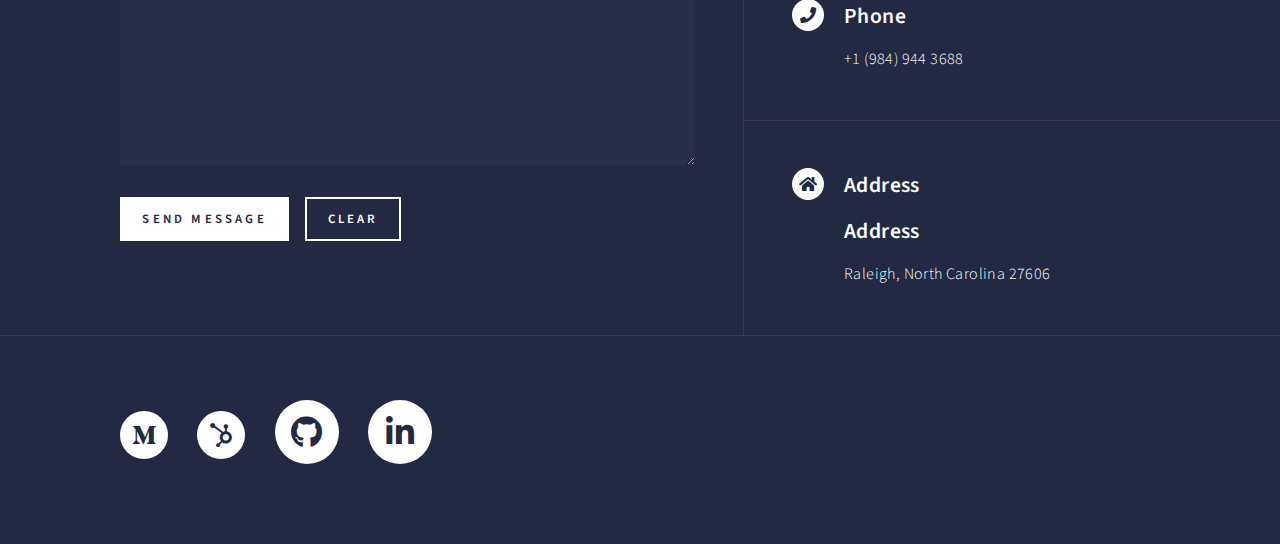
<file: conversebot_ai.html>
<!DOCTYPE HTML>
<!--
	Forty by HTML5 UP
	html5up.net | @ajlkn
	Free for personal and commercial use under the CCA 3.0 license (html5up.net/license)
-->
<html>
	<head>
		<title>Girish Wangikar | Portfolio</title>
		<meta charset="utf-8" />
		<meta name="viewport" content="width=device-width, initial-scale=1, user-scalable=no" />
		<link rel="stylesheet" href="assets/css/main.css" />
		<noscript><link rel="stylesheet" href="assets/css/noscript.css" /></noscript>
	</head>
	<body class="is-preload">

		<!-- Wrapper -->
			<div id="wrapper">

				<!-- Header -->
					<header id="header">
						<a href="index.html" class="logo"><strong>Girish Wangikar</strong> <span>Portfolio</span></a>
						<nav>
							<a href="#menu">Menu</a>
						</nav>
					</header>

				<!-- Menu -->
					<nav id="menu">
						<ul class="links">
							<li><a href="landing.html">About</a></li>
							<li><a href="Skills.html">Skills</a></li>
							<li><a href="Projects.html">Projects</a></li>
							<li><a href="elements.html">Resume</a></li>
							<li><a href="Certifications.html">Certifications</a></li>
						</ul>
						<!-- <ul class="actions stacked">
							<li><a href="#" class="button primary fit">Get Started</a></li>
							<li><a href="#" class="button fit">Log In</a></li>
						</ul> -->
					</nav>

				<!-- Main -->
					<div id="main" class="alt">
					    <section id="one">
					        <div class="inner">
					            <header class="major">
					                <h1>ConverseBot AI</h1>
							    <h2><a href="https://huggingface.co/spaces/girishwangikar/ConverseBot" target="_blank">Try the app</a></h2>
					            </header>
					            <span class="image main"><img src="images/Projects/ConverseBot-AI.png" alt="" style="max-width: 50%; height: auto; display: block; margin: 0 auto;" /></span>
					            <p>
					                <b>Project Overview</b><br>
					                Engineered a sophisticated chatbot application using the llama-3.1-8B-Instant model, enabling dynamic and intelligent conversations on a wide range of subjects.
					
					                <br><br><b>Key Features & Technical Aspects</b><br>
					                • Integrated a cutting-edge language model for contextually relevant and insightful responses<br>
					                • Crafted a user-friendly Gradio interface with customizable AI parameters and dark mode<br>
					                • Implemented real-time response streaming for fluid interactions<br>
					                • Utilized LangChain for efficient model management and incorporated pre-set example prompts<br>
					                • Developed a system for dynamic adjustment of AI behavior (system prompts, temperature, token limits)
					
					                <br><br><b>Outcomes & Skills Showcased</b><br>
					                • Created a versatile AI chatbot capable of engaging, high-quality dialogues<br>
					                • Enhanced user accessibility to advanced language models through an intuitive interface<br>
					                • Demonstrated proficiency in NLP, Machine Learning, Python, API integration, UI/UX design, and large language model implementation
					            </p>
					            <p><b>Explore this project on GitHub: <a href="https://github.com/GirishWangikar/ConverseBot-AI" target="_blank">link</a></b></p>
					        </div>
					    </section>
					</div>

				<!-- Contact -->
				<section id="contact">
					<div class="inner">
						<section>
							<form method="post" action="#">
								<div class="fields">
									<div class="field half">
										<label for="name">Name</label>
										<input type="text" name="name" id="name" />
									</div>
									<div class="field half">
										<label for="email">Email</label>
										<input type="text" name="email" id="email" />
									</div>
									<div class="field">
										<label for="message">Message</label>
										<textarea name="message" id="message" rows="6"></textarea>
									</div>
								</div>
								<ul class="actions">
									<li><input type="submit" value="Send Message" class="primary" /></li>
									<li><input type="reset" value="Clear" /></li>
								</ul>
							</form>
						</section>
						<section class="split">
							<section>
								<div class="contact-method">
									<span class="icon solid alt fa-envelope"></span>
									<h3>Email</h3>
									<a href="#">wangikar.girish@gmail.com</a>
								</div>
							</section>
							<section>
								<div class="contact-method">
									<span class="icon solid alt fa-phone"></span>
									<h3>Phone</h3>
									<span>+1 (984) 944 3688</span>
								</div>
							</section>
							<section>
								<div class="contact-method">
									<span class="icon solid alt fa-home"></span>
									<h3>Address</h3>
									<h3>Address</h3>
									<span>
									Raleigh, North Carolina
									27606</span>
								</div>
							</section>
						</section>
					</div>
				</section>

				<!-- Footer -->
				<footer id="footer">
					<div class="inner">
						<ul class="icons">
							<li><a href="https://medium.com/@girishwangikar" class="icon brands alt fa-medium-m"><span class="label">Medium</span></a></li>
						        <li><a href="https://huggingface.co/girishwangikar" class="icon brands alt fa-hubspot"><span class="label">Hugging Face</span></a></li>
							<li><a href="https://github.com/GirishWangikar" class="icon brands alt fa-github"><span class="label">GitHub</span></a></li>
						        <li><a href="https://www.linkedin.com/in/girish-wangikar/" class="icon brands alt fa-linkedin-in"><span class="label">LinkedIn</span></a></li>
						</ul>
					</div>
				</footer>

			</div>

		<!-- Scripts -->
			<script src="assets/js/jquery.min.js"></script>
			<script src="assets/js/jquery.scrolly.min.js"></script>
			<script src="assets/js/jquery.scrollex.min.js"></script>
			<script src="assets/js/browser.min.js"></script>
			<script src="assets/js/breakpoints.min.js"></script>
			<script src="assets/js/util.js"></script>
			<script src="assets/js/main.js"></script>

	</body>
</html>
</file>
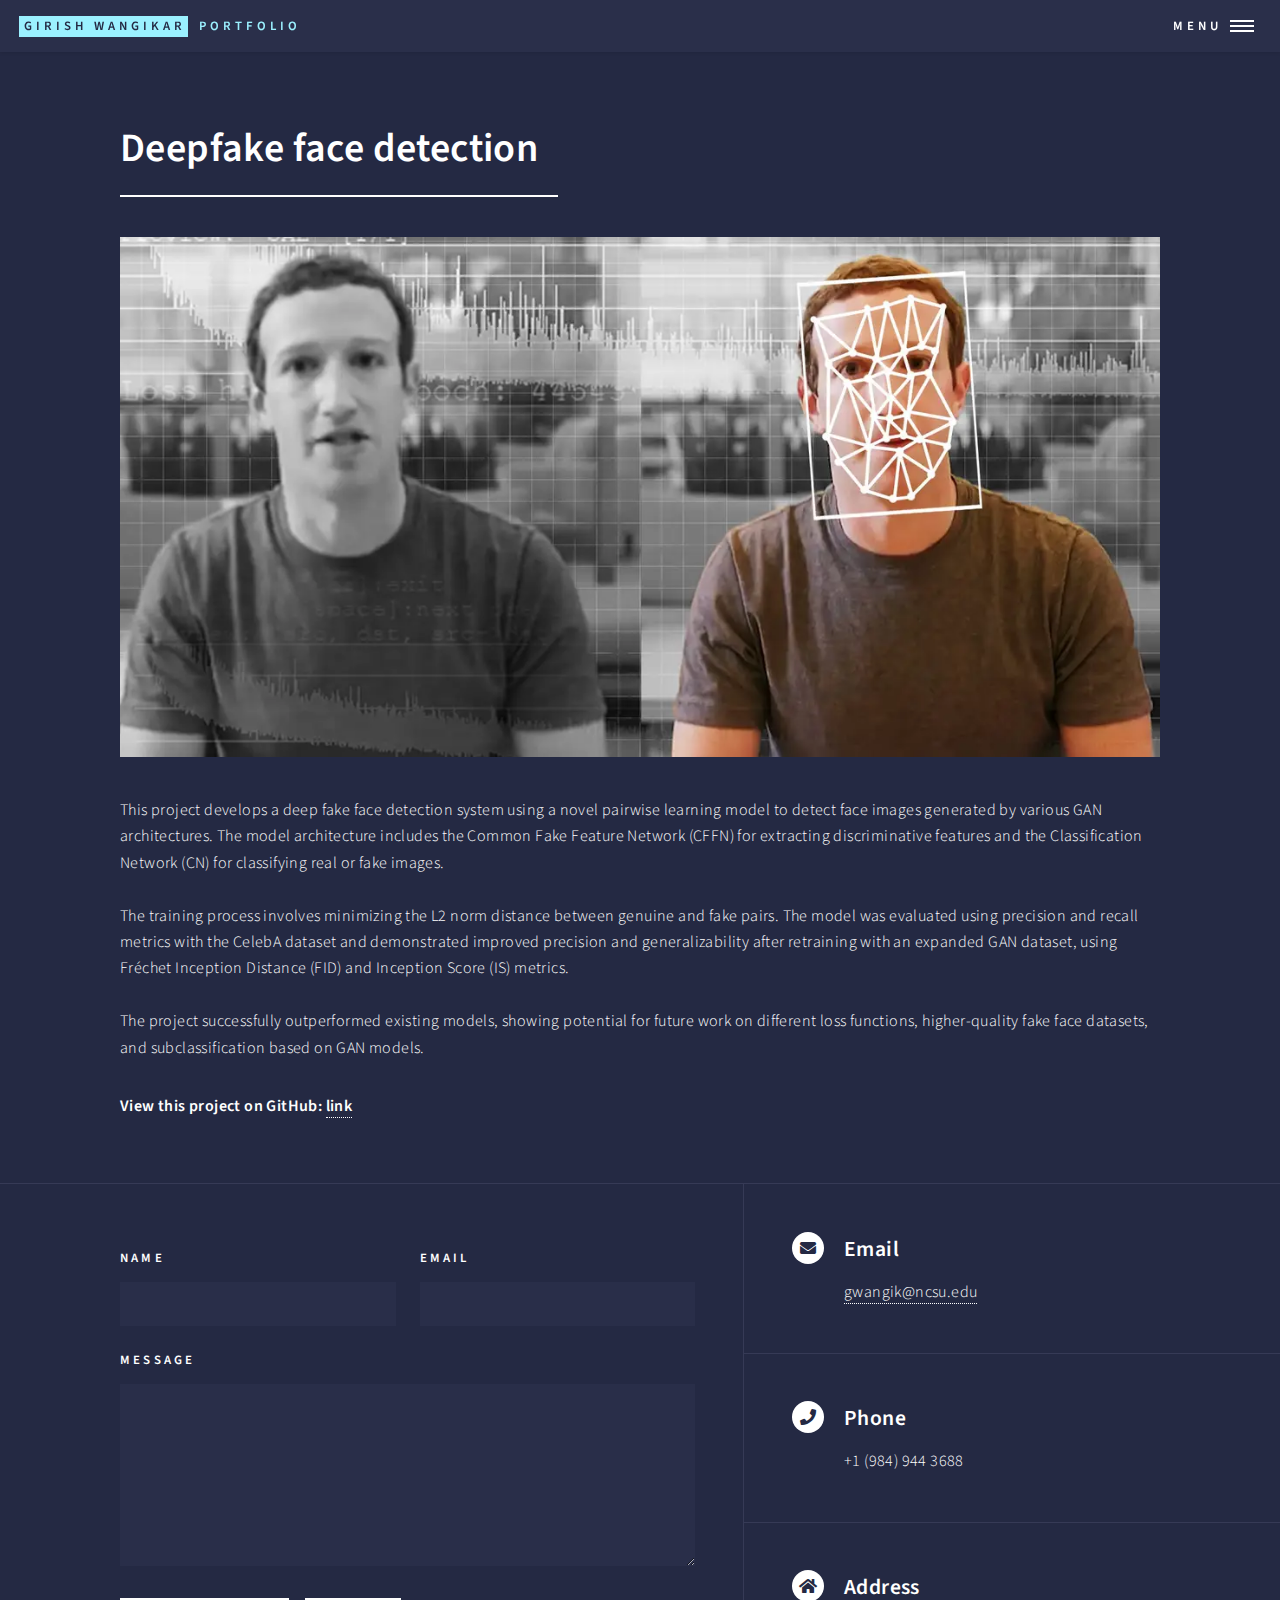
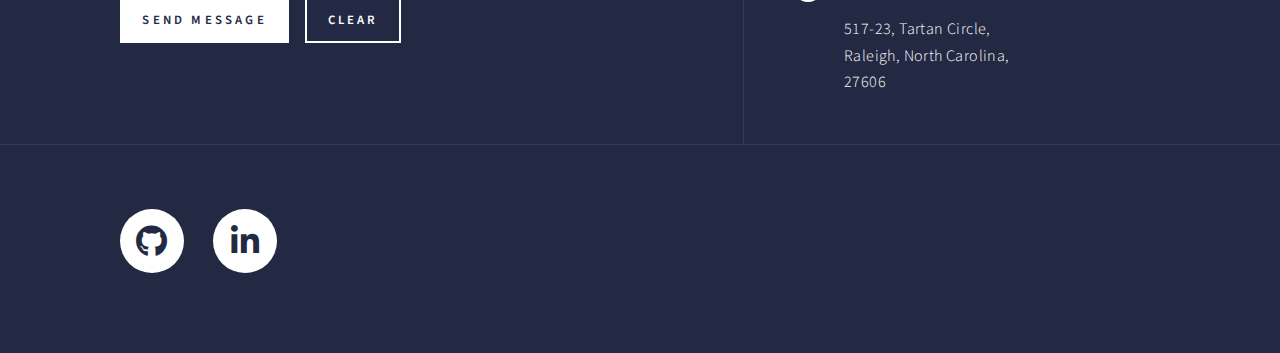
<file: deepfake_detail.html>
<!DOCTYPE HTML>
<!--
	Forty by HTML5 UP
	html5up.net | @ajlkn
	Free for personal and commercial use under the CCA 3.0 license (html5up.net/license)
-->
<html>
	<head>
		<title>Girish Wangikar | Portfolio</title>
		<meta charset="utf-8" />
		<meta name="viewport" content="width=device-width, initial-scale=1, user-scalable=no" />
		<link rel="stylesheet" href="assets/css/main.css" />
		<noscript><link rel="stylesheet" href="assets/css/noscript.css" /></noscript>
	</head>
	<body class="is-preload">

		<!-- Wrapper -->
			<div id="wrapper">

				<!-- Header -->
					<header id="header">
						<a href="index.html" class="logo"><strong>Girish Wangikar</strong> <span>Portfolio</span></a>
						<nav>
							<a href="#menu">Menu</a>
						</nav>
					</header>

				<!-- Menu -->
					<nav id="menu">
						<ul class="links">
							<li><a href="landing.html">About</a></li>
							<li><a href="Skills.html">Skills</a></li>
							<li><a href="Projects.html">Projects</a></li>
							<li><a href="elements.html">Resume</a></li>
							<li><a href="Certifications.html">Certifications</a></li>
						</ul>
						<!-- <ul class="actions stacked">
							<li><a href="#" class="button primary fit">Get Started</a></li>
							<li><a href="#" class="button fit">Log In</a></li>
						</ul> -->
					</nav>

				<!-- Main -->
					<div id="main" class="alt">

						<!-- One -->
							<section id="one">
								<div class="inner">
									<header class="major">
										<h1>Deepfake face detection</h1>
									</header>
									<span class="image main"><img src="images/Projects/deepfakees - 2.webp" alt="" /></span>
									<p>This project develops a deep fake face detection system using a novel pairwise learning model to detect face images generated by various GAN architectures. The model architecture includes the Common Fake Feature Network (CFFN) for extracting discriminative features and the Classification Network (CN) for classifying real or fake images. 
									</br><br>The training process involves minimizing the L2 norm distance between genuine and fake pairs. The model was evaluated using precision and recall metrics with the CelebA dataset and demonstrated improved precision and generalizability after retraining with an expanded GAN dataset, using Fréchet Inception Distance (FID) and Inception Score (IS) metrics. 
									</br><br>The project successfully outperformed existing models, showing potential for future work on different loss functions, higher-quality fake face datasets, and subclassification based on GAN models.
									</p>
									<p><b>View this project on GitHub: <a href="https://github.com/GirishWangikar/DeepFake-Face-Detection-" target="_blank">link</a></b></p>
								</div>
							</section>

					</div>

				<!-- Contact -->
				<section id="contact">
					<div class="inner">
						<section>
							<form method="post" action="#">
								<div class="fields">
									<div class="field half">
										<label for="name">Name</label>
										<input type="text" name="name" id="name" />
									</div>
									<div class="field half">
										<label for="email">Email</label>
										<input type="text" name="email" id="email" />
									</div>
									<div class="field">
										<label for="message">Message</label>
										<textarea name="message" id="message" rows="6"></textarea>
									</div>
								</div>
								<ul class="actions">
									<li><input type="submit" value="Send Message" class="primary" /></li>
									<li><input type="reset" value="Clear" /></li>
								</ul>
							</form>
						</section>
						<section class="split">
							<section>
								<div class="contact-method">
									<span class="icon solid alt fa-envelope"></span>
									<h3>Email</h3>
									<a href="#">gwangik@ncsu.edu</a>
								</div>
							</section>
							<section>
								<div class="contact-method">
									<span class="icon solid alt fa-phone"></span>
									<h3>Phone</h3>
									<span>+1 (984) 944 3688</span>
								</div>
							</section>
							<section>
								<div class="contact-method">
									<span class="icon solid alt fa-home"></span>
									<h3>Address</h3>
									<span>517-23, Tartan Circle,<br />
									Raleigh, North Carolina,<br />
									27606</span>
								</div>
							</section>
						</section>
					</div>
				</section>

				<!-- Footer -->
				<footer id="footer">
					<div class="inner">
						<ul class="icons">
							<li><a href="https://github.com/GirishWangikar" class="icon brands alt fa-github"><span class="label">GitHub</span></a></li>
							<li><a href="https://www.linkedin.com/in/girish-wangikar/" class="icon brands alt fa-linkedin-in"><span class="label">LinkedIn</span></a></li>
						</ul>
					</div>
				</footer>

			</div>

		<!-- Scripts -->
			<script src="assets/js/jquery.min.js"></script>
			<script src="assets/js/jquery.scrolly.min.js"></script>
			<script src="assets/js/jquery.scrollex.min.js"></script>
			<script src="assets/js/browser.min.js"></script>
			<script src="assets/js/breakpoints.min.js"></script>
			<script src="assets/js/util.js"></script>
			<script src="assets/js/main.js"></script>

	</body>
</html>
</file>
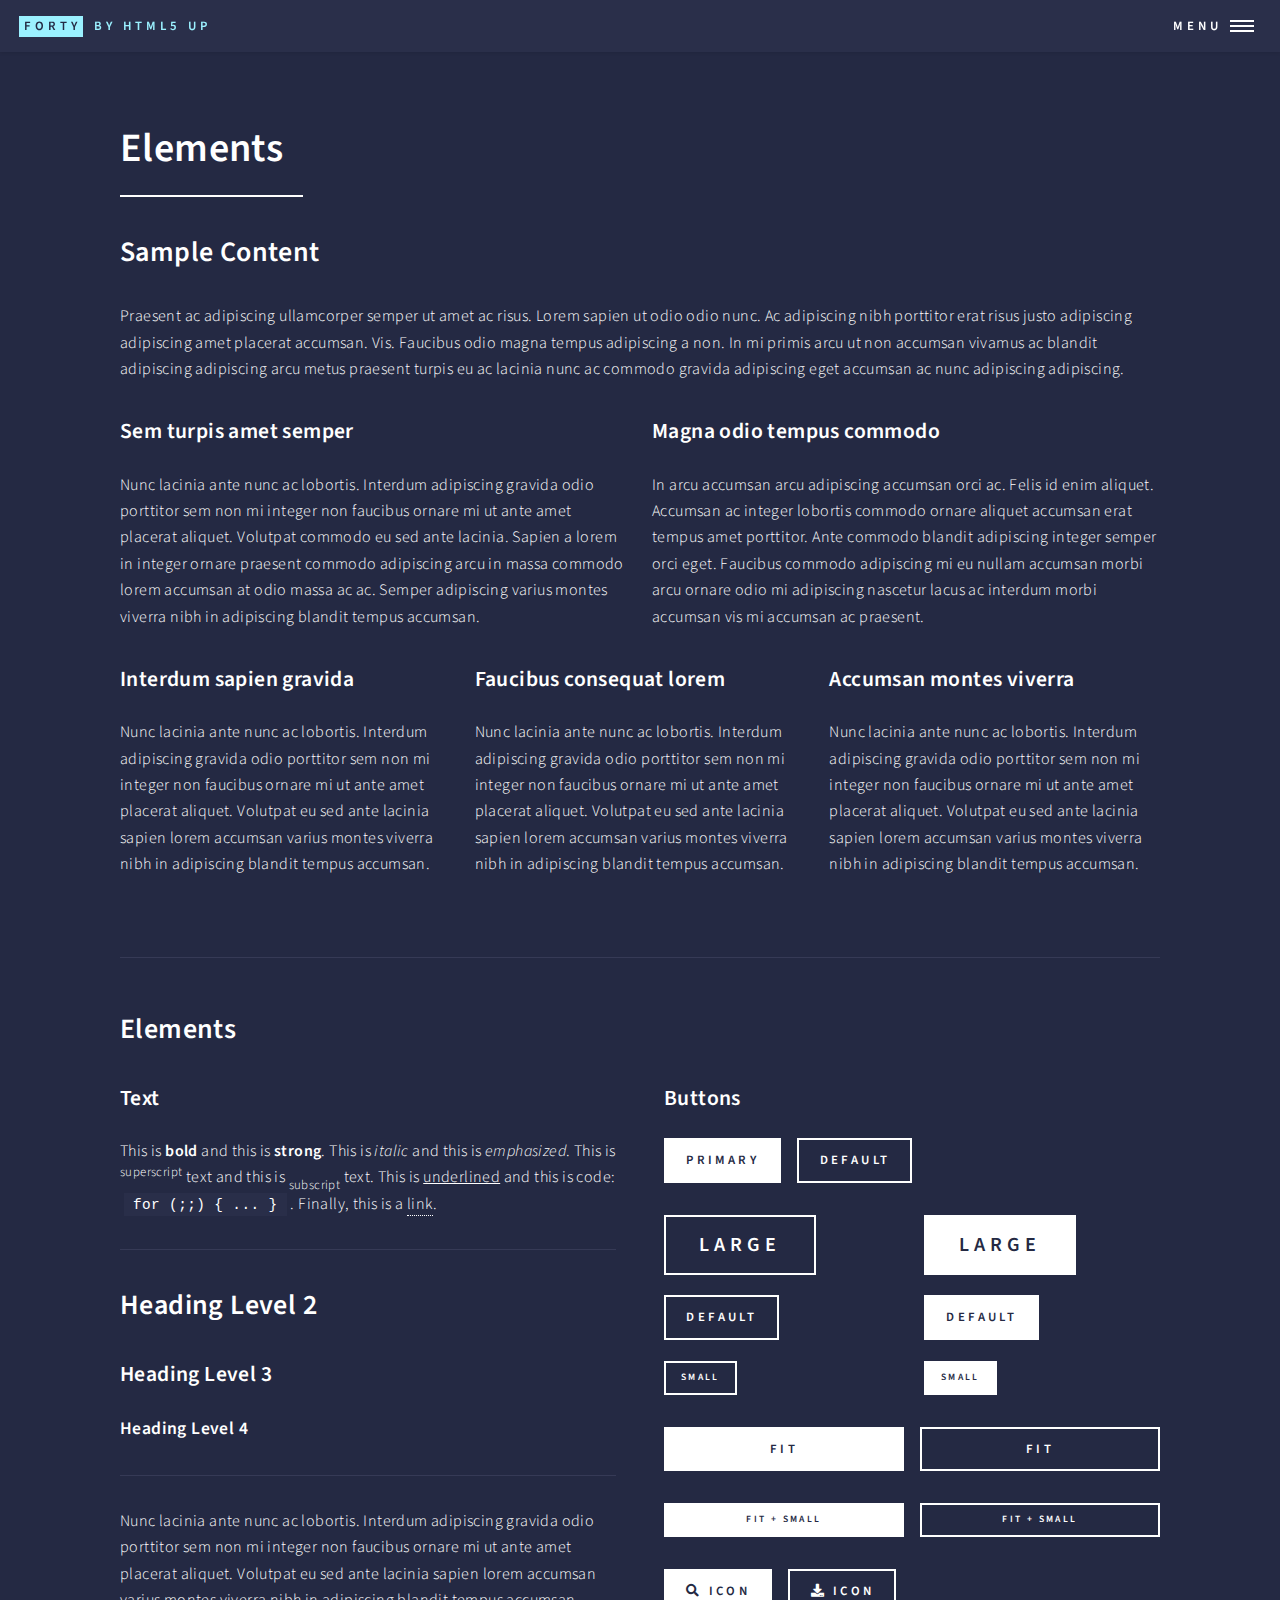
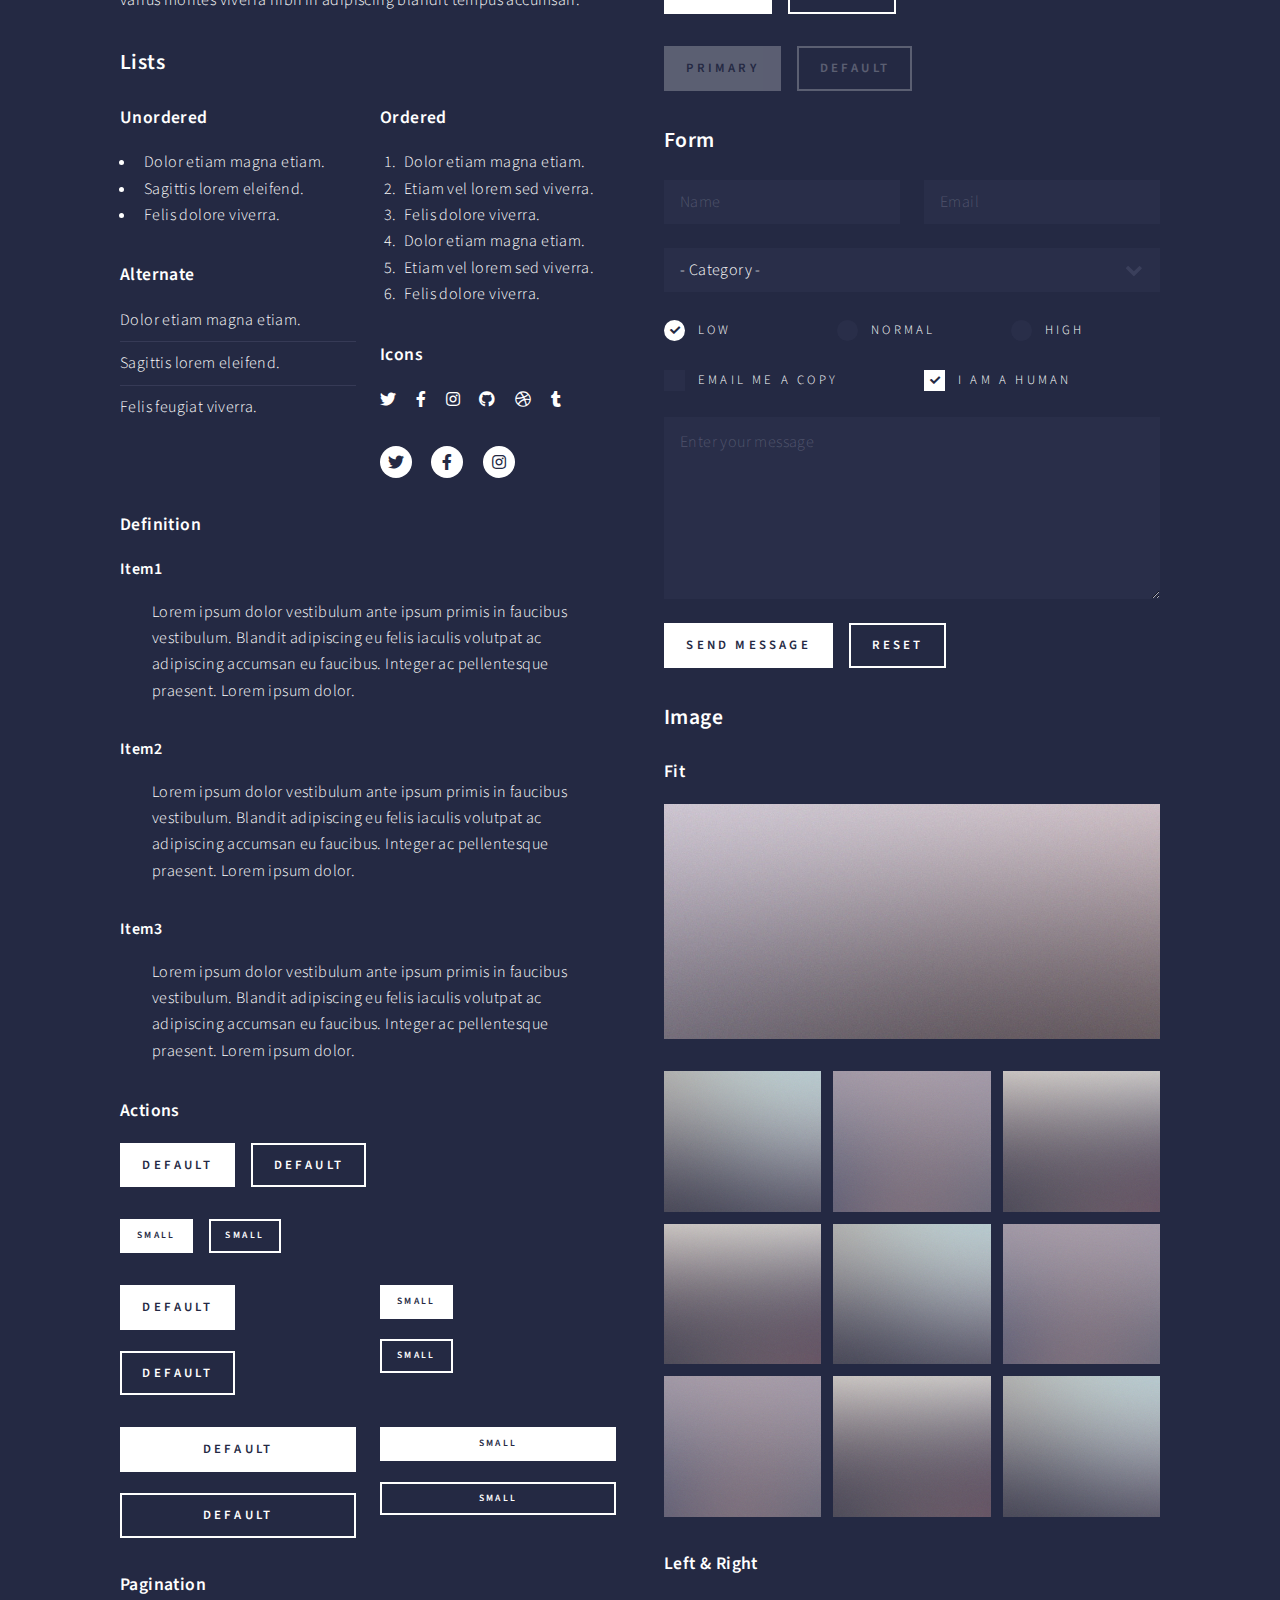
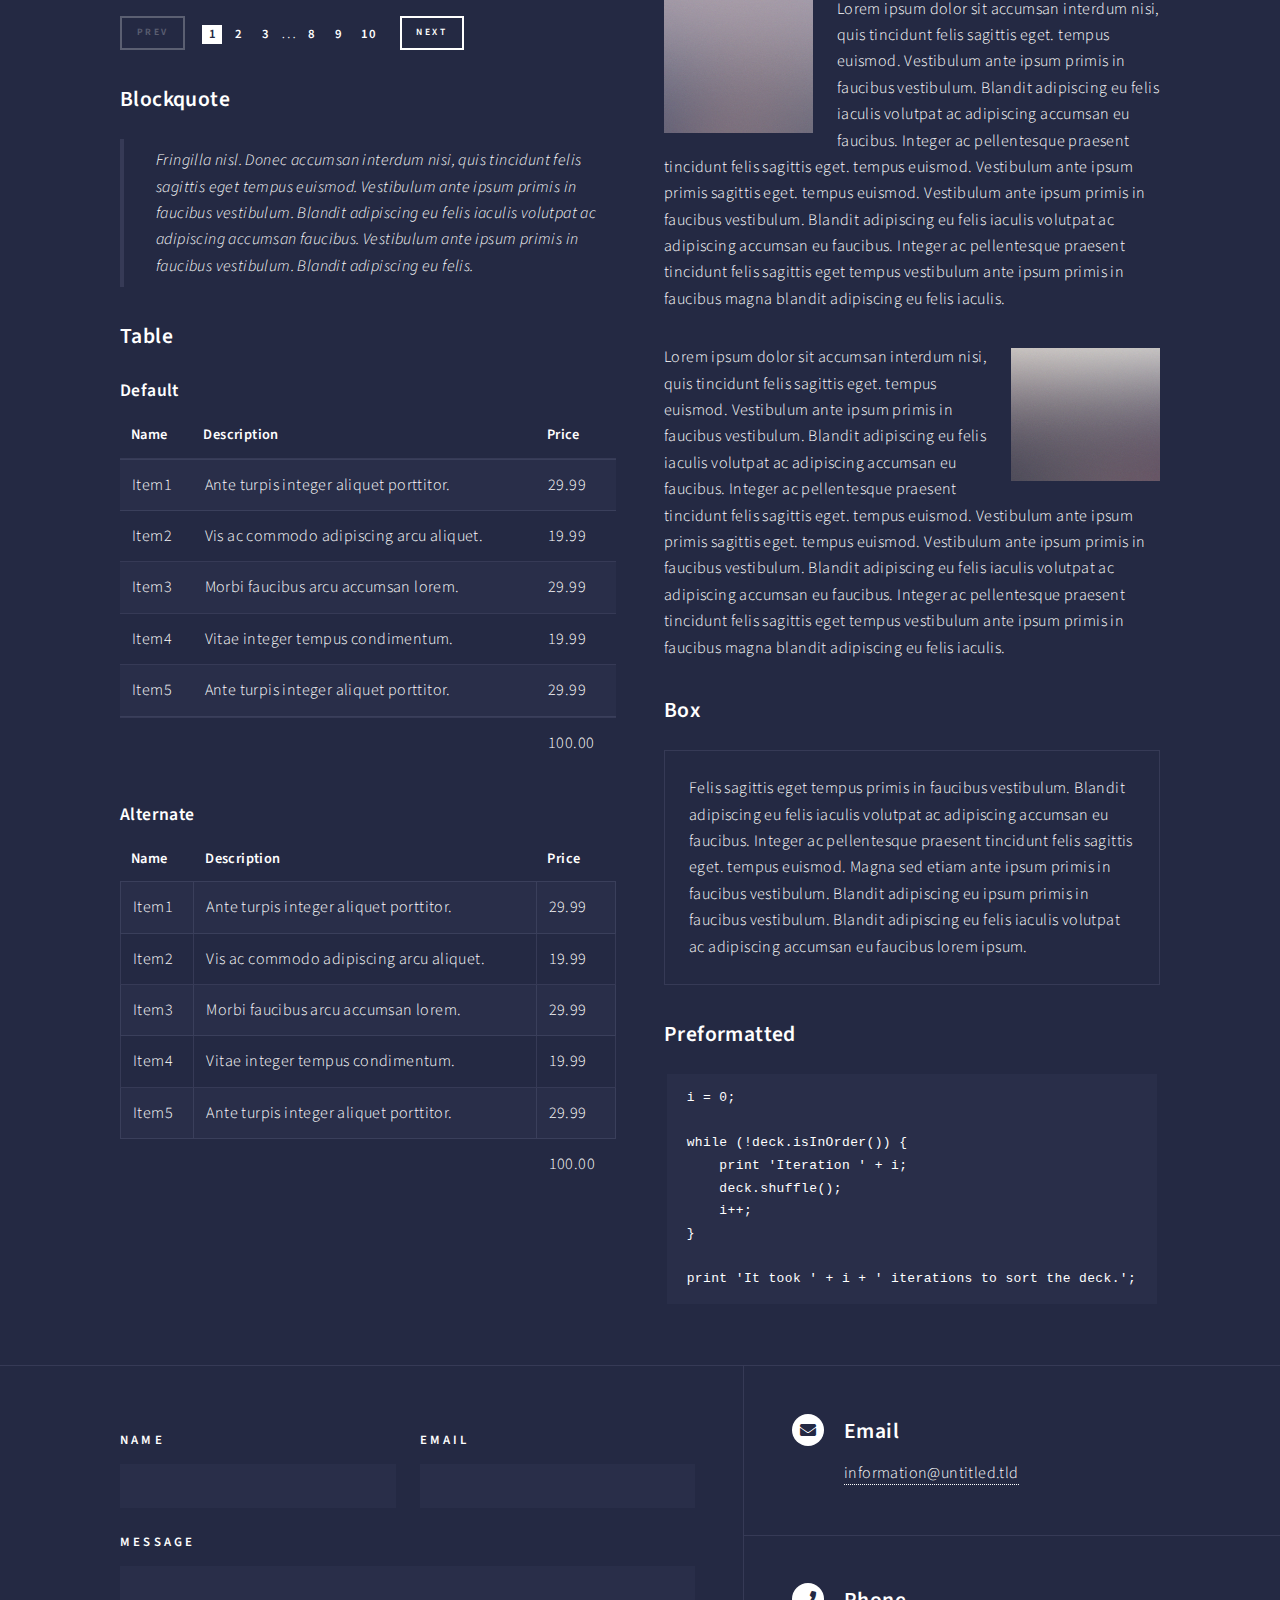
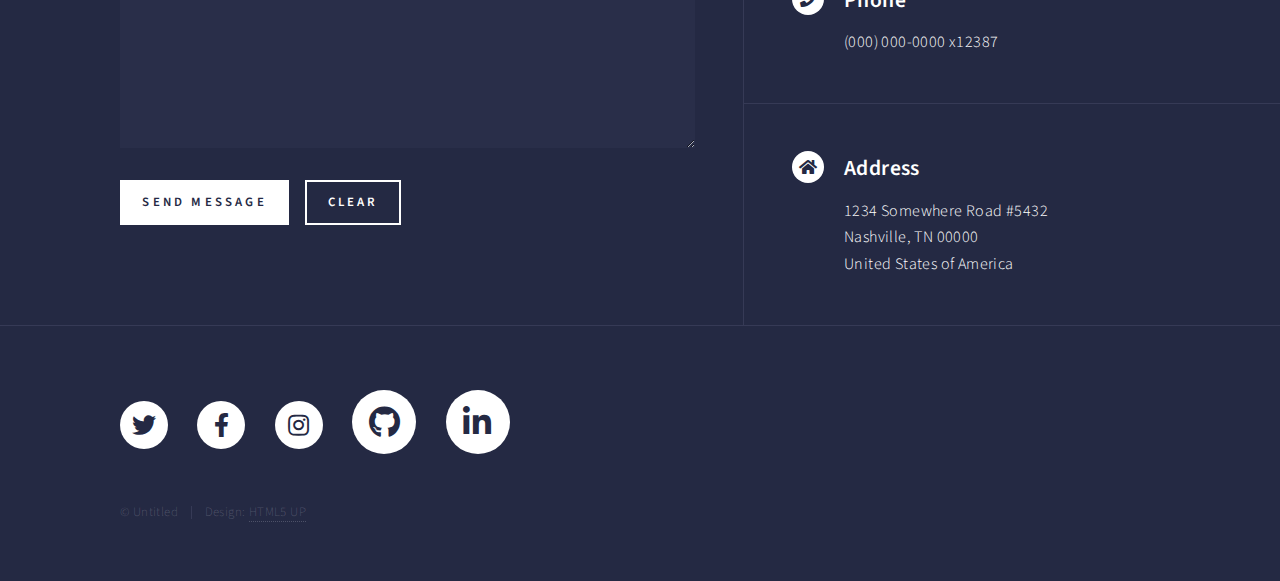
<file: elements.html>
<!DOCTYPE HTML>
<!--
	Forty by HTML5 UP
	html5up.net | @ajlkn
	Free for personal and commercial use under the CCA 3.0 license (html5up.net/license)
-->
<html>
	<head>
		<title>Elements - Forty by HTML5 UP</title>
		<meta charset="utf-8" />
		<meta name="viewport" content="width=device-width, initial-scale=1, user-scalable=no" />
		<link rel="stylesheet" href="assets/css/main.css" />
		<noscript><link rel="stylesheet" href="assets/css/noscript.css" /></noscript>
	</head>
	<body class="is-preload">

		<!-- Wrapper -->
			<div id="wrapper">

				<!-- Header -->
					<header id="header">
						<a href="index.html" class="logo"><strong>Forty</strong> <span>by HTML5 UP</span></a>
						<nav>
							<a href="#menu">Menu</a>
						</nav>
					</header>

				<!-- Menu -->
					<nav id="menu">
						<ul class="links">
							<li><a href="index.html">Home</a></li>
							<li><a href="landing.html">Landing</a></li>
							<li><a href="generic.html">Generic</a></li>
							<li><a href="elements.html">Elements</a></li>
						</ul>
						<ul class="actions stacked">
							<li><a href="#" class="button primary fit">Get Started</a></li>
							<li><a href="#" class="button fit">Log In</a></li>
						</ul>
					</nav>

				<!-- Main -->
					<div id="main" class="alt">

						<!-- One -->
							<section id="one">
								<div class="inner">
									<header class="major">
										<h1>Elements</h1>
									</header>

									<!-- Content -->
										<h2 id="content">Sample Content</h2>
										<p>Praesent ac adipiscing ullamcorper semper ut amet ac risus. Lorem sapien ut odio odio nunc. Ac adipiscing nibh porttitor erat risus justo adipiscing adipiscing amet placerat accumsan. Vis. Faucibus odio magna tempus adipiscing a non. In mi primis arcu ut non accumsan vivamus ac blandit adipiscing adipiscing arcu metus praesent turpis eu ac lacinia nunc ac commodo gravida adipiscing eget accumsan ac nunc adipiscing adipiscing.</p>
										<div class="row">
											<div class="col-6 col-12-small">
												<h3>Sem turpis amet semper</h3>
												<p>Nunc lacinia ante nunc ac lobortis. Interdum adipiscing gravida odio porttitor sem non mi integer non faucibus ornare mi ut ante amet placerat aliquet. Volutpat commodo eu sed ante lacinia. Sapien a lorem in integer ornare praesent commodo adipiscing arcu in massa commodo lorem accumsan at odio massa ac ac. Semper adipiscing varius montes viverra nibh in adipiscing blandit tempus accumsan.</p>
											</div>
											<div class="col-6 col-12-small">
												<h3>Magna odio tempus commodo</h3>
												<p>In arcu accumsan arcu adipiscing accumsan orci ac. Felis id enim aliquet. Accumsan ac integer lobortis commodo ornare aliquet accumsan erat tempus amet porttitor. Ante commodo blandit adipiscing integer semper orci eget. Faucibus commodo adipiscing mi eu nullam accumsan morbi arcu ornare odio mi adipiscing nascetur lacus ac interdum morbi accumsan vis mi accumsan ac praesent.</p>
											</div>
											<!-- Break -->
											<div class="col-4 col-12-medium">
												<h3>Interdum sapien gravida</h3>
												<p>Nunc lacinia ante nunc ac lobortis. Interdum adipiscing gravida odio porttitor sem non mi integer non faucibus ornare mi ut ante amet placerat aliquet. Volutpat eu sed ante lacinia sapien lorem accumsan varius montes viverra nibh in adipiscing blandit tempus accumsan.</p>
											</div>
											<div class="col-4 col-12-medium">
												<h3>Faucibus consequat lorem</h3>
												<p>Nunc lacinia ante nunc ac lobortis. Interdum adipiscing gravida odio porttitor sem non mi integer non faucibus ornare mi ut ante amet placerat aliquet. Volutpat eu sed ante lacinia sapien lorem accumsan varius montes viverra nibh in adipiscing blandit tempus accumsan.</p>
											</div>
											<div class="col-4 col-12-medium">
												<h3>Accumsan montes viverra</h3>
												<p>Nunc lacinia ante nunc ac lobortis. Interdum adipiscing gravida odio porttitor sem non mi integer non faucibus ornare mi ut ante amet placerat aliquet. Volutpat eu sed ante lacinia sapien lorem accumsan varius montes viverra nibh in adipiscing blandit tempus accumsan.</p>
											</div>
										</div>

									<hr class="major" />

									<!-- Elements -->
										<h2 id="elements">Elements</h2>
										<div class="row gtr-200">
											<div class="col-6 col-12-medium">

												<!-- Text stuff -->
													<h3>Text</h3>
													<p>This is <b>bold</b> and this is <strong>strong</strong>. This is <i>italic</i> and this is <em>emphasized</em>.
													This is <sup>superscript</sup> text and this is <sub>subscript</sub> text.
													This is <u>underlined</u> and this is code: <code>for (;;) { ... }</code>.
													Finally, this is a <a href="#">link</a>.</p>
													<hr />
													<h2>Heading Level 2</h2>
													<h3>Heading Level 3</h3>
													<h4>Heading Level 4</h4>
													<hr />
													<p>Nunc lacinia ante nunc ac lobortis. Interdum adipiscing gravida odio porttitor sem non mi integer non faucibus ornare mi ut ante amet placerat aliquet. Volutpat eu sed ante lacinia sapien lorem accumsan varius montes viverra nibh in adipiscing blandit tempus accumsan.</p>

												<!-- Lists -->
													<h3>Lists</h3>
													<div class="row">
														<div class="col-6 col-12-small">

															<h4>Unordered</h4>
															<ul>
																<li>Dolor etiam magna etiam.</li>
																<li>Sagittis lorem eleifend.</li>
																<li>Felis dolore viverra.</li>
															</ul>

															<h4>Alternate</h4>
															<ul class="alt">
																<li>Dolor etiam magna etiam.</li>
																<li>Sagittis lorem eleifend.</li>
																<li>Felis feugiat viverra.</li>
															</ul>

														</div>
														<div class="col-6 col-12-small">

															<h4>Ordered</h4>
															<ol>
																<li>Dolor etiam magna etiam.</li>
																<li>Etiam vel lorem sed viverra.</li>
																<li>Felis dolore viverra.</li>
																<li>Dolor etiam magna etiam.</li>
																<li>Etiam vel lorem sed viverra.</li>
																<li>Felis dolore viverra.</li>
															</ol>

															<h4>Icons</h4>
															<ul class="icons">
																<li><a href="#" class="icon brands fa-twitter"><span class="label">Twitter</span></a></li>
																<li><a href="#" class="icon brands fa-facebook-f"><span class="label">Facebook</span></a></li>
																<li><a href="#" class="icon brands fa-instagram"><span class="label">Instagram</span></a></li>
																<li><a href="#" class="icon brands fa-github"><span class="label">Github</span></a></li>
																<li><a href="#" class="icon brands fa-dribbble"><span class="label">Dribbble</span></a></li>
																<li><a href="#" class="icon brands fa-tumblr"><span class="label">Tumblr</span></a></li>
															</ul>
															<ul class="icons">
																<li><a href="#" class="icon brands alt fa-twitter"><span class="label">Twitter</span></a></li>
																<li><a href="#" class="icon brands alt fa-facebook-f"><span class="label">Facebook</span></a></li>
																<li><a href="#" class="icon brands alt fa-instagram"><span class="label">Instagram</span></a></li>
															</ul>

														</div>
													</div>
													<h4>Definition</h4>
													<dl>
														<dt>Item1</dt>
														<dd>
															<p>Lorem ipsum dolor vestibulum ante ipsum primis in faucibus vestibulum. Blandit adipiscing eu felis iaculis volutpat ac adipiscing accumsan eu faucibus. Integer ac pellentesque praesent. Lorem ipsum dolor.</p>
														</dd>
														<dt>Item2</dt>
														<dd>
															<p>Lorem ipsum dolor vestibulum ante ipsum primis in faucibus vestibulum. Blandit adipiscing eu felis iaculis volutpat ac adipiscing accumsan eu faucibus. Integer ac pellentesque praesent. Lorem ipsum dolor.</p>
														</dd>
														<dt>Item3</dt>
														<dd>
															<p>Lorem ipsum dolor vestibulum ante ipsum primis in faucibus vestibulum. Blandit adipiscing eu felis iaculis volutpat ac adipiscing accumsan eu faucibus. Integer ac pellentesque praesent. Lorem ipsum dolor.</p>
														</dd>
													</dl>

													<h4>Actions</h4>
													<ul class="actions">
														<li><a href="#" class="button primary">Default</a></li>
														<li><a href="#" class="button">Default</a></li>
													</ul>
													<ul class="actions small">
														<li><a href="#" class="button primary small">Small</a></li>
														<li><a href="#" class="button small">Small</a></li>
													</ul>
													<div class="row">
														<div class="col-6 col-12-small">
															<ul class="actions stacked">
																<li><a href="#" class="button primary">Default</a></li>
																<li><a href="#" class="button">Default</a></li>
															</ul>
														</div>
														<div class="col-6 col-12-small">
															<ul class="actions stacked">
																<li><a href="#" class="button primary small">Small</a></li>
																<li><a href="#" class="button small">Small</a></li>
															</ul>
														</div>
														<div class="col-6 col-12-small">
															<ul class="actions stacked">
																<li><a href="#" class="button primary fit">Default</a></li>
																<li><a href="#" class="button fit">Default</a></li>
															</ul>
														</div>
														<div class="col-6 col-12-small">
															<ul class="actions stacked">
																<li><a href="#" class="button primary small fit">Small</a></li>
																<li><a href="#" class="button small fit">Small</a></li>
															</ul>
														</div>
													</div>

													<h4>Pagination</h4>
													<ul class="pagination">
														<li><span class="button small disabled">Prev</span></li>
														<li><a href="#" class="page active">1</a></li>
														<li><a href="#" class="page">2</a></li>
														<li><a href="#" class="page">3</a></li>
														<li><span>&hellip;</span></li>
														<li><a href="#" class="page">8</a></li>
														<li><a href="#" class="page">9</a></li>
														<li><a href="#" class="page">10</a></li>
														<li><a href="#" class="button small">Next</a></li>
													</ul>

												<!-- Blockquote -->
													<h3>Blockquote</h3>
													<blockquote>Fringilla nisl. Donec accumsan interdum nisi, quis tincidunt felis sagittis eget tempus euismod. Vestibulum ante ipsum primis in faucibus vestibulum. Blandit adipiscing eu felis iaculis volutpat ac adipiscing accumsan faucibus. Vestibulum ante ipsum primis in faucibus vestibulum. Blandit adipiscing eu felis.</blockquote>

												<!-- Table -->
													<h3>Table</h3>

													<h4>Default</h4>
													<div class="table-wrapper">
														<table>
															<thead>
																<tr>
																	<th>Name</th>
																	<th>Description</th>
																	<th>Price</th>
																</tr>
															</thead>
															<tbody>
																<tr>
																	<td>Item1</td>
																	<td>Ante turpis integer aliquet porttitor.</td>
																	<td>29.99</td>
																</tr>
																<tr>
																	<td>Item2</td>
																	<td>Vis ac commodo adipiscing arcu aliquet.</td>
																	<td>19.99</td>
																</tr>
																<tr>
																	<td>Item3</td>
																	<td> Morbi faucibus arcu accumsan lorem.</td>
																	<td>29.99</td>
																</tr>
																<tr>
																	<td>Item4</td>
																	<td>Vitae integer tempus condimentum.</td>
																	<td>19.99</td>
																</tr>
																<tr>
																	<td>Item5</td>
																	<td>Ante turpis integer aliquet porttitor.</td>
																	<td>29.99</td>
																</tr>
															</tbody>
															<tfoot>
																<tr>
																	<td colspan="2"></td>
																	<td>100.00</td>
																</tr>
															</tfoot>
														</table>
													</div>

													<h4>Alternate</h4>
													<div class="table-wrapper">
														<table class="alt">
															<thead>
																<tr>
																	<th>Name</th>
																	<th>Description</th>
																	<th>Price</th>
																</tr>
															</thead>
															<tbody>
																<tr>
																	<td>Item1</td>
																	<td>Ante turpis integer aliquet porttitor.</td>
																	<td>29.99</td>
																</tr>
																<tr>
																	<td>Item2</td>
																	<td>Vis ac commodo adipiscing arcu aliquet.</td>
																	<td>19.99</td>
																</tr>
																<tr>
																	<td>Item3</td>
																	<td> Morbi faucibus arcu accumsan lorem.</td>
																	<td>29.99</td>
																</tr>
																<tr>
																	<td>Item4</td>
																	<td>Vitae integer tempus condimentum.</td>
																	<td>19.99</td>
																</tr>
																<tr>
																	<td>Item5</td>
																	<td>Ante turpis integer aliquet porttitor.</td>
																	<td>29.99</td>
																</tr>
															</tbody>
															<tfoot>
																<tr>
																	<td colspan="2"></td>
																	<td>100.00</td>
																</tr>
															</tfoot>
														</table>
													</div>

											</div>
											<div class="col-6 col-12-medium">

												<!-- Buttons -->
													<h3>Buttons</h3>
													<ul class="actions">
														<li><a href="#" class="button primary">Primary</a></li>
														<li><a href="#" class="button">Default</a></li>
													</ul>
													<div class="row">
														<div class="col-6 col-12-xsmall">
															<ul class="actions stacked">
																<li><a href="#" class="button large">Large</a></li>
																<li><a href="#" class="button">Default</a></li>
																<li><a href="#" class="button small">Small</a></li>
															</ul>
														</div>
														<div class="col-6 col-12-xsmall">
															<ul class="actions stacked">
																<li><a href="#" class="button primary large">Large</a></li>
																<li><a href="#" class="button primary">Default</a></li>
																<li><a href="#" class="button primary small">Small</a></li>
															</ul>
														</div>
													</div>
													<ul class="actions fit">
														<li><a href="#" class="button primary fit">Fit</a></li>
														<li><a href="#" class="button fit">Fit</a></li>
													</ul>
													<ul class="actions fit small">
														<li><a href="#" class="button primary fit small">Fit + Small</a></li>
														<li><a href="#" class="button fit small">Fit + Small</a></li>
													</ul>
													<ul class="actions">
														<li><a href="#" class="button primary icon solid fa-search">Icon</a></li>
														<li><a href="#" class="button icon solid fa-download">Icon</a></li>
													</ul>
													<ul class="actions">
														<li><span class="button primary disabled">Primary</span></li>
														<li><span class="button disabled">Default</span></li>
													</ul>

												<!-- Form -->
													<h3>Form</h3>

													<form method="post" action="#">
														<div class="row gtr-uniform">
															<div class="col-6 col-12-xsmall">
																<input type="text" name="demo-name" id="demo-name" value="" placeholder="Name" />
															</div>
															<div class="col-6 col-12-xsmall">
																<input type="email" name="demo-email" id="demo-email" value="" placeholder="Email" />
															</div>
															<!-- Break -->
															<div class="col-12">
																<select name="demo-category" id="demo-category">
																	<option value="">- Category -</option>
																	<option value="1">Manufacturing</option>
																	<option value="1">Shipping</option>
																	<option value="1">Administration</option>
																	<option value="1">Human Resources</option>
																</select>
															</div>
															<!-- Break -->
															<div class="col-4 col-12-small">
																<input type="radio" id="demo-priority-low" name="demo-priority" checked>
																<label for="demo-priority-low">Low</label>
															</div>
															<div class="col-4 col-12-small">
																<input type="radio" id="demo-priority-normal" name="demo-priority">
																<label for="demo-priority-normal">Normal</label>
															</div>
															<div class="col-4 col-12-small">
																<input type="radio" id="demo-priority-high" name="demo-priority">
																<label for="demo-priority-high">High</label>
															</div>
															<!-- Break -->
															<div class="col-6 col-12-small">
																<input type="checkbox" id="demo-copy" name="demo-copy">
																<label for="demo-copy">Email me a copy</label>
															</div>
															<div class="col-6 col-12-small">
																<input type="checkbox" id="demo-human" name="demo-human" checked>
																<label for="demo-human">I am a human</label>
															</div>
															<!-- Break -->
															<div class="col-12">
																<textarea name="demo-message" id="demo-message" placeholder="Enter your message" rows="6"></textarea>
															</div>
															<!-- Break -->
															<div class="col-12">
																<ul class="actions">
																	<li><input type="submit" value="Send Message" class="primary" /></li>
																	<li><input type="reset" value="Reset" /></li>
																</ul>
															</div>
														</div>
													</form>

												<!-- Image -->
													<h3>Image</h3>

													<h4>Fit</h4>
													<span class="image fit"><img src="images/pic03.jpg" alt="" /></span>
													<div class="box alt">
														<div class="row gtr-50 gtr-uniform">
															<div class="col-4"><span class="image fit"><img src="images/pic08.jpg" alt="" /></span></div>
															<div class="col-4"><span class="image fit"><img src="images/pic09.jpg" alt="" /></span></div>
															<div class="col-4"><span class="image fit"><img src="images/pic10.jpg" alt="" /></span></div>
															<!-- Break -->
															<div class="col-4"><span class="image fit"><img src="images/pic10.jpg" alt="" /></span></div>
															<div class="col-4"><span class="image fit"><img src="images/pic08.jpg" alt="" /></span></div>
															<div class="col-4"><span class="image fit"><img src="images/pic09.jpg" alt="" /></span></div>
															<!-- Break -->
															<div class="col-4"><span class="image fit"><img src="images/pic09.jpg" alt="" /></span></div>
															<div class="col-4"><span class="image fit"><img src="images/pic10.jpg" alt="" /></span></div>
															<div class="col-4"><span class="image fit"><img src="images/pic08.jpg" alt="" /></span></div>
														</div>
													</div>

													<h4>Left &amp; Right</h4>
													<p><span class="image left"><img src="images/pic09.jpg" alt="" /></span>Lorem ipsum dolor sit accumsan interdum nisi, quis tincidunt felis sagittis eget. tempus euismod. Vestibulum ante ipsum primis in faucibus vestibulum. Blandit adipiscing eu felis iaculis volutpat ac adipiscing accumsan eu faucibus. Integer ac pellentesque praesent tincidunt felis sagittis eget. tempus euismod. Vestibulum ante ipsum primis sagittis eget. tempus euismod. Vestibulum ante ipsum primis in faucibus vestibulum. Blandit adipiscing eu felis iaculis volutpat ac adipiscing accumsan eu faucibus. Integer ac pellentesque praesent tincidunt felis sagittis eget tempus vestibulum ante ipsum primis in faucibus magna blandit adipiscing eu felis iaculis.</p>
													<p><span class="image right"><img src="images/pic10.jpg" alt="" /></span>Lorem ipsum dolor sit accumsan interdum nisi, quis tincidunt felis sagittis eget. tempus euismod. Vestibulum ante ipsum primis in faucibus vestibulum. Blandit adipiscing eu felis iaculis volutpat ac adipiscing accumsan eu faucibus. Integer ac pellentesque praesent tincidunt felis sagittis eget. tempus euismod. Vestibulum ante ipsum primis sagittis eget. tempus euismod. Vestibulum ante ipsum primis in faucibus vestibulum. Blandit adipiscing eu felis iaculis volutpat ac adipiscing accumsan eu faucibus. Integer ac pellentesque praesent tincidunt felis sagittis eget tempus vestibulum ante ipsum primis in faucibus magna blandit adipiscing eu felis iaculis.</p>

												<!-- Box -->
													<h3>Box</h3>
													<div class="box">
														<p>Felis sagittis eget tempus primis in faucibus vestibulum. Blandit adipiscing eu felis iaculis volutpat ac adipiscing accumsan eu faucibus. Integer ac pellentesque praesent tincidunt felis sagittis eget. tempus euismod. Magna sed etiam ante ipsum primis in faucibus vestibulum. Blandit adipiscing eu ipsum primis in faucibus vestibulum. Blandit adipiscing eu felis iaculis volutpat ac adipiscing accumsan eu faucibus lorem ipsum.</p>
													</div>

												<!-- Preformatted Code -->
													<h3>Preformatted</h3>
													<pre><code>i = 0;

while (!deck.isInOrder()) {
    print 'Iteration ' + i;
    deck.shuffle();
    i++;
}

print 'It took ' + i + ' iterations to sort the deck.';
</code></pre>

											</div>
										</div>

								</div>
							</section>

					</div>

				<!-- Contact -->
					<section id="contact">
						<div class="inner">
							<section>
								<form method="post" action="#">
									<div class="fields">
										<div class="field half">
											<label for="name">Name</label>
											<input type="text" name="name" id="name" />
										</div>
										<div class="field half">
											<label for="email">Email</label>
											<input type="text" name="email" id="email" />
										</div>
										<div class="field">
											<label for="message">Message</label>
											<textarea name="message" id="message" rows="6"></textarea>
										</div>
									</div>
									<ul class="actions">
										<li><input type="submit" value="Send Message" class="primary" /></li>
										<li><input type="reset" value="Clear" /></li>
									</ul>
								</form>
							</section>
							<section class="split">
								<section>
									<div class="contact-method">
										<span class="icon solid alt fa-envelope"></span>
										<h3>Email</h3>
										<a href="#">information@untitled.tld</a>
									</div>
								</section>
								<section>
									<div class="contact-method">
										<span class="icon solid alt fa-phone"></span>
										<h3>Phone</h3>
										<span>(000) 000-0000 x12387</span>
									</div>
								</section>
								<section>
									<div class="contact-method">
										<span class="icon solid alt fa-home"></span>
										<h3>Address</h3>
										<span>1234 Somewhere Road #5432<br />
										Nashville, TN 00000<br />
										United States of America</span>
									</div>
								</section>
							</section>
						</div>
					</section>

				<!-- Footer -->
					<footer id="footer">
						<div class="inner">
							<ul class="icons">
								<li><a href="#" class="icon brands alt fa-twitter"><span class="label">Twitter</span></a></li>
								<li><a href="#" class="icon brands alt fa-facebook-f"><span class="label">Facebook</span></a></li>
								<li><a href="#" class="icon brands alt fa-instagram"><span class="label">Instagram</span></a></li>
								<li><a href="#" class="icon brands alt fa-github"><span class="label">GitHub</span></a></li>
								<li><a href="#" class="icon brands alt fa-linkedin-in"><span class="label">LinkedIn</span></a></li>
							</ul>
							<ul class="copyright">
								<li>&copy; Untitled</li><li>Design: <a href="https://html5up.net">HTML5 UP</a></li>
							</ul>
						</div>
					</footer>

			</div>

		<!-- Scripts -->
			<script src="assets/js/jquery.min.js"></script>
			<script src="assets/js/jquery.scrolly.min.js"></script>
			<script src="assets/js/jquery.scrollex.min.js"></script>
			<script src="assets/js/browser.min.js"></script>
			<script src="assets/js/breakpoints.min.js"></script>
			<script src="assets/js/util.js"></script>
			<script src="assets/js/main.js"></script>

	</body>
</html>
</file>
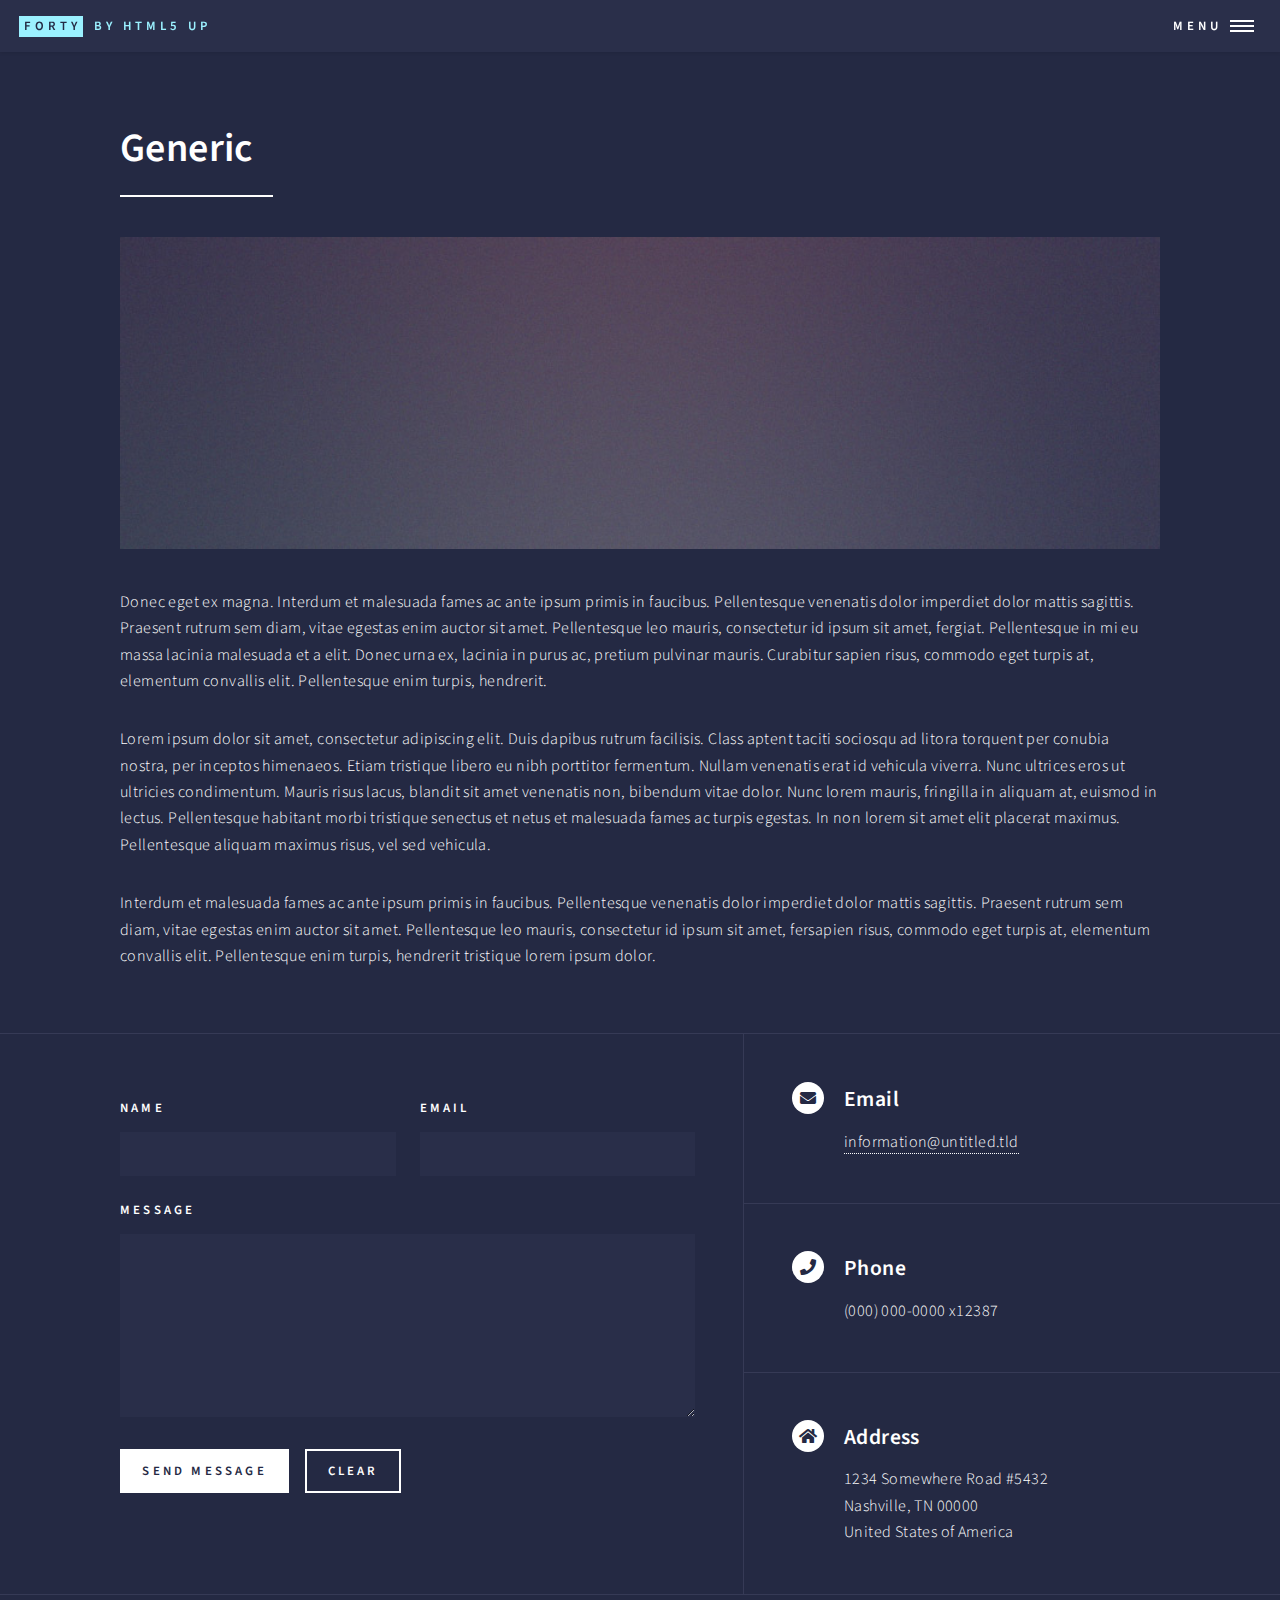
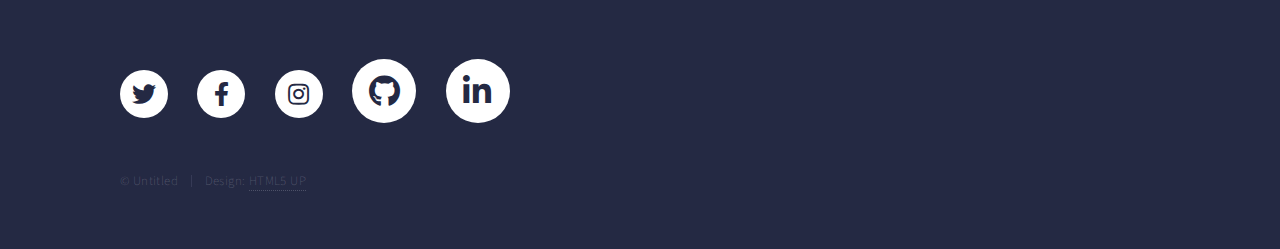
<file: generic.html>
<!DOCTYPE HTML>
<!--
	Forty by HTML5 UP
	html5up.net | @ajlkn
	Free for personal and commercial use under the CCA 3.0 license (html5up.net/license)
-->
<html>
	<head>
		<title>Generic - Forty by HTML5 UP</title>
		<meta charset="utf-8" />
		<meta name="viewport" content="width=device-width, initial-scale=1, user-scalable=no" />
		<link rel="stylesheet" href="assets/css/main.css" />
		<noscript><link rel="stylesheet" href="assets/css/noscript.css" /></noscript>
	</head>
	<body class="is-preload">

		<!-- Wrapper -->
			<div id="wrapper">

				<!-- Header -->
					<header id="header">
						<a href="index.html" class="logo"><strong>Forty</strong> <span>by HTML5 UP</span></a>
						<nav>
							<a href="#menu">Menu</a>
						</nav>
					</header>

				<!-- Menu -->
					<nav id="menu">
						<ul class="links">
							<li><a href="index.html">Home</a></li>
							<li><a href="landing.html">Landing</a></li>
							<li><a href="generic.html">Generic</a></li>
							<li><a href="elements.html">Elements</a></li>
						</ul>
						<ul class="actions stacked">
							<li><a href="#" class="button primary fit">Get Started</a></li>
							<li><a href="#" class="button fit">Log In</a></li>
						</ul>
					</nav>

				<!-- Main -->
					<div id="main" class="alt">

						<!-- One -->
							<section id="one">
								<div class="inner">
									<header class="major">
										<h1>Generic</h1>
									</header>
									<span class="image main"><img src="images/pic11.jpg" alt="" /></span>
									<p>Donec eget ex magna. Interdum et malesuada fames ac ante ipsum primis in faucibus. Pellentesque venenatis dolor imperdiet dolor mattis sagittis. Praesent rutrum sem diam, vitae egestas enim auctor sit amet. Pellentesque leo mauris, consectetur id ipsum sit amet, fergiat. Pellentesque in mi eu massa lacinia malesuada et a elit. Donec urna ex, lacinia in purus ac, pretium pulvinar mauris. Curabitur sapien risus, commodo eget turpis at, elementum convallis elit. Pellentesque enim turpis, hendrerit.</p>
									<p>Lorem ipsum dolor sit amet, consectetur adipiscing elit. Duis dapibus rutrum facilisis. Class aptent taciti sociosqu ad litora torquent per conubia nostra, per inceptos himenaeos. Etiam tristique libero eu nibh porttitor fermentum. Nullam venenatis erat id vehicula viverra. Nunc ultrices eros ut ultricies condimentum. Mauris risus lacus, blandit sit amet venenatis non, bibendum vitae dolor. Nunc lorem mauris, fringilla in aliquam at, euismod in lectus. Pellentesque habitant morbi tristique senectus et netus et malesuada fames ac turpis egestas. In non lorem sit amet elit placerat maximus. Pellentesque aliquam maximus risus, vel sed vehicula.</p>
									<p>Interdum et malesuada fames ac ante ipsum primis in faucibus. Pellentesque venenatis dolor imperdiet dolor mattis sagittis. Praesent rutrum sem diam, vitae egestas enim auctor sit amet. Pellentesque leo mauris, consectetur id ipsum sit amet, fersapien risus, commodo eget turpis at, elementum convallis elit. Pellentesque enim turpis, hendrerit tristique lorem ipsum dolor.</p>
								</div>
							</section>

					</div>

				<!-- Contact -->
					<section id="contact">
						<div class="inner">
							<section>
								<form method="post" action="#">
									<div class="fields">
										<div class="field half">
											<label for="name">Name</label>
											<input type="text" name="name" id="name" />
										</div>
										<div class="field half">
											<label for="email">Email</label>
											<input type="text" name="email" id="email" />
										</div>
										<div class="field">
											<label for="message">Message</label>
											<textarea name="message" id="message" rows="6"></textarea>
										</div>
									</div>
									<ul class="actions">
										<li><input type="submit" value="Send Message" class="primary" /></li>
										<li><input type="reset" value="Clear" /></li>
									</ul>
								</form>
							</section>
							<section class="split">
								<section>
									<div class="contact-method">
										<span class="icon solid alt fa-envelope"></span>
										<h3>Email</h3>
										<a href="#">information@untitled.tld</a>
									</div>
								</section>
								<section>
									<div class="contact-method">
										<span class="icon solid alt fa-phone"></span>
										<h3>Phone</h3>
										<span>(000) 000-0000 x12387</span>
									</div>
								</section>
								<section>
									<div class="contact-method">
										<span class="icon solid alt fa-home"></span>
										<h3>Address</h3>
										<span>1234 Somewhere Road #5432<br />
										Nashville, TN 00000<br />
										United States of America</span>
									</div>
								</section>
							</section>
						</div>
					</section>

				<!-- Footer -->
					<footer id="footer">
						<div class="inner">
							<ul class="icons">
								<li><a href="#" class="icon brands alt fa-twitter"><span class="label">Twitter</span></a></li>
								<li><a href="#" class="icon brands alt fa-facebook-f"><span class="label">Facebook</span></a></li>
								<li><a href="#" class="icon brands alt fa-instagram"><span class="label">Instagram</span></a></li>
								<li><a href="#" class="icon brands alt fa-github"><span class="label">GitHub</span></a></li>
								<li><a href="#" class="icon brands alt fa-linkedin-in"><span class="label">LinkedIn</span></a></li>
							</ul>
							<ul class="copyright">
								<li>&copy; Untitled</li><li>Design: <a href="https://html5up.net">HTML5 UP</a></li>
							</ul>
						</div>
					</footer>

			</div>

		<!-- Scripts -->
			<script src="assets/js/jquery.min.js"></script>
			<script src="assets/js/jquery.scrolly.min.js"></script>
			<script src="assets/js/jquery.scrollex.min.js"></script>
			<script src="assets/js/browser.min.js"></script>
			<script src="assets/js/breakpoints.min.js"></script>
			<script src="assets/js/util.js"></script>
			<script src="assets/js/main.js"></script>

	</body>
</html>
</file>
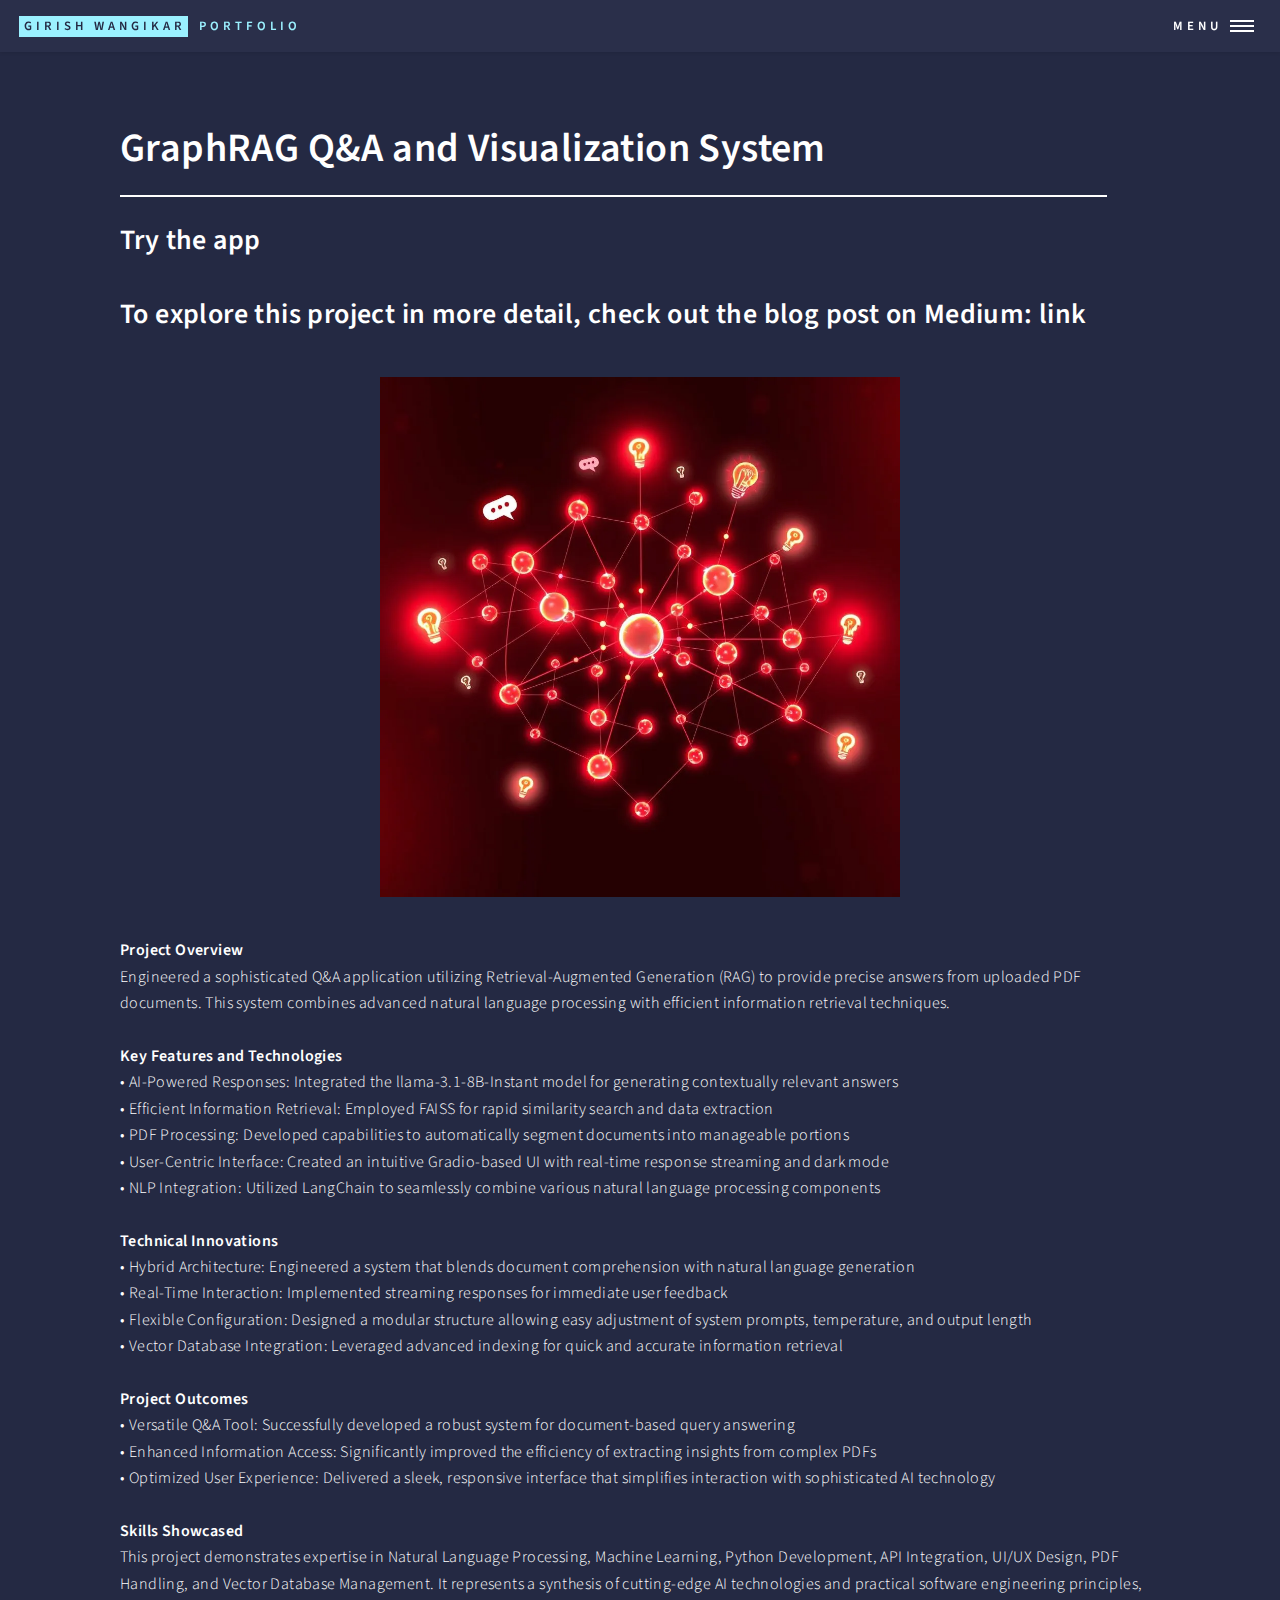
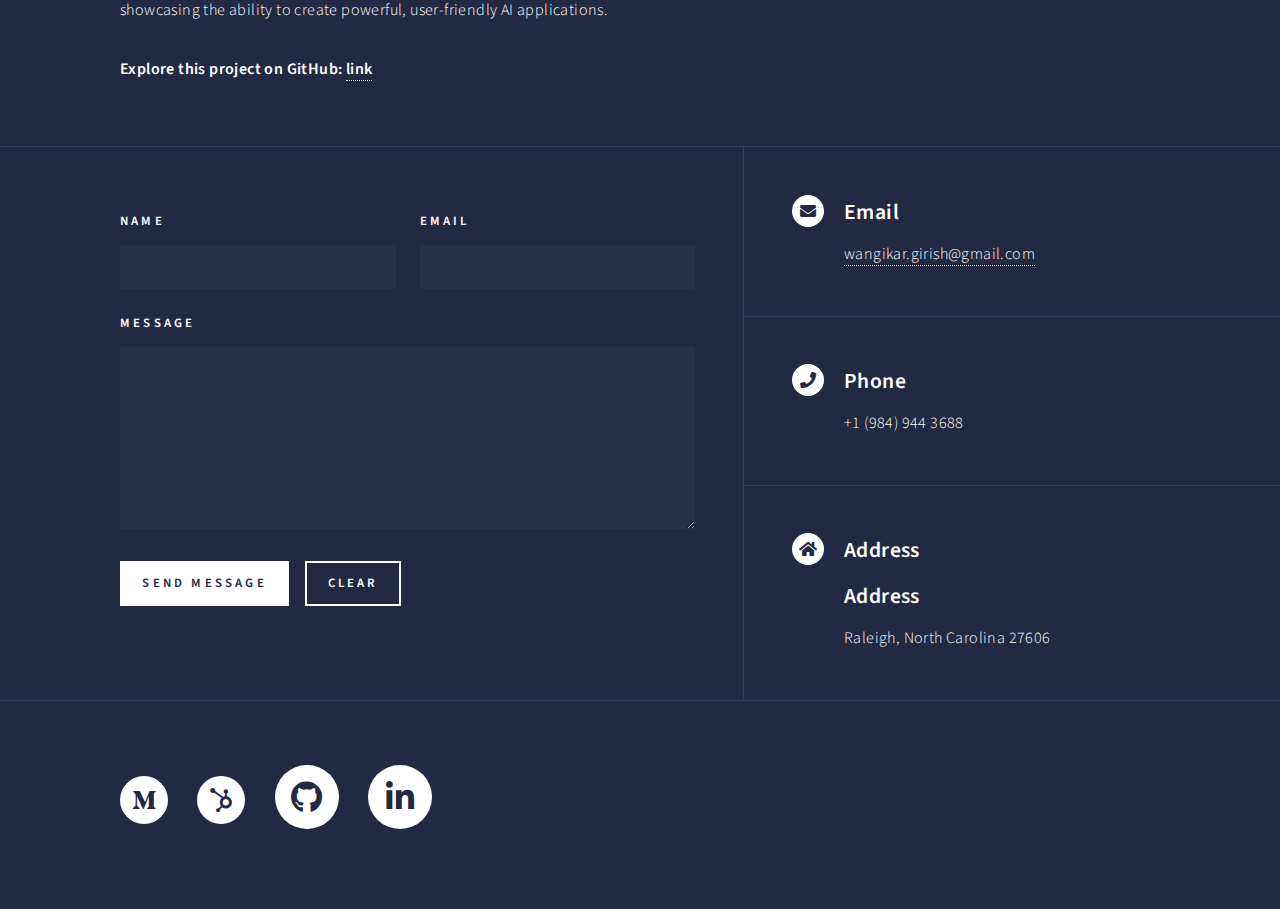
<file: GraphRAG.html>
<!DOCTYPE HTML>
<!--
	Forty by HTML5 UP
	html5up.net | @ajlkn
	Free for personal and commercial use under the CCA 3.0 license (html5up.net/license)
-->
<html>
	<head>
		<title>Girish Wangikar | Portfolio</title>
		<meta charset="utf-8" />
		<meta name="viewport" content="width=device-width, initial-scale=1, user-scalable=no" />
		<link rel="stylesheet" href="assets/css/main.css" />
		<noscript><link rel="stylesheet" href="assets/css/noscript.css" /></noscript>
	</head>
	<body class="is-preload">

		<!-- Wrapper -->
			<div id="wrapper">

				<!-- Header -->
					<header id="header">
						<a href="index.html" class="logo"><strong>Girish Wangikar</strong> <span>Portfolio</span></a>
						<nav>
							<a href="#menu">Menu</a>
						</nav>
					</header>

				<!-- Menu -->
					<nav id="menu">
						<ul class="links">
							<li><a href="landing.html">About</a></li>
							<li><a href="Skills.html">Skills</a></li>
							<li><a href="Projects.html">Projects</a></li>
							<li><a href="elements.html">Resume</a></li>
							<li><a href="Certifications.html">Certifications</a></li>
						</ul>
						<!-- <ul class="actions stacked">
							<li><a href="#" class="button primary fit">Get Started</a></li>
							<li><a href="#" class="button fit">Log In</a></li>
						</ul> -->
					</nav>

				<!-- Main -->
					<div id="main" class="alt">
              <section id="one">
                  <div class="inner">
                      <header class="major">
                          <h1>GraphRAG Q&A and Visualization System</h1>
			      <h2><a href="https://huggingface.co/spaces/girishwangikar/GraphRAG" target="_blank">Try the app</a></h2>
			      <h2><b>To explore this project in more detail, check out the blog post on Medium: <a href="https://medium.com/@girishwangikar/building-an-interactive-graph-based-question-answering-system-f5508b830488" target="_blank">link</a></b></h2>
                      </header>
                      <span class="image main"><img src="images/Projects/RAG-QA-System.png" alt="" style="max-width: 50%; height: auto; display: block; margin: 0 auto;" /></span>
                      <p>
                          <b>Project Overview</b><br>
                          Engineered a sophisticated Q&A application utilizing Retrieval-Augmented Generation (RAG) to provide precise answers from uploaded PDF documents. This system combines advanced natural language processing with efficient information retrieval techniques.
          
                          <br><br><b>Key Features and Technologies</b><br>
                          • AI-Powered Responses: Integrated the llama-3.1-8B-Instant model for generating contextually relevant answers<br>
                          • Efficient Information Retrieval: Employed FAISS for rapid similarity search and data extraction<br>
                          • PDF Processing: Developed capabilities to automatically segment documents into manageable portions<br>
                          • User-Centric Interface: Created an intuitive Gradio-based UI with real-time response streaming and dark mode<br>
                          • NLP Integration: Utilized LangChain to seamlessly combine various natural language processing components
          
                          <br><br><b>Technical Innovations</b><br>
                          • Hybrid Architecture: Engineered a system that blends document comprehension with natural language generation<br>
                          • Real-Time Interaction: Implemented streaming responses for immediate user feedback<br>
                          • Flexible Configuration: Designed a modular structure allowing easy adjustment of system prompts, temperature, and output length<br>
                          • Vector Database Integration: Leveraged advanced indexing for quick and accurate information retrieval
          
                          <br><br><b>Project Outcomes</b><br>
                          • Versatile Q&A Tool: Successfully developed a robust system for document-based query answering<br>
                          • Enhanced Information Access: Significantly improved the efficiency of extracting insights from complex PDFs<br>
                          • Optimized User Experience: Delivered a sleek, responsive interface that simplifies interaction with sophisticated AI technology
          
                          <br><br><b>Skills Showcased</b><br>
                          This project demonstrates expertise in Natural Language Processing, Machine Learning, Python Development, API Integration, UI/UX Design, PDF Handling, and Vector Database Management. It represents a synthesis of cutting-edge AI technologies and practical software engineering principles, showcasing the ability to create powerful, user-friendly AI applications.
                      </p>
                      <p><b>Explore this project on GitHub: <a href="https://github.com/GirishWangikar/GraphRAG-Visualization-System" target="_blank">link</a></b></p>
                  </div>
              </section>
          </div>

				<!-- Contact -->
				<section id="contact">
					<div class="inner">
						<section>
							<form method="post" action="#">
								<div class="fields">
									<div class="field half">
										<label for="name">Name</label>
										<input type="text" name="name" id="name" />
									</div>
									<div class="field half">
										<label for="email">Email</label>
										<input type="text" name="email" id="email" />
									</div>
									<div class="field">
										<label for="message">Message</label>
										<textarea name="message" id="message" rows="6"></textarea>
									</div>
								</div>
								<ul class="actions">
									<li><input type="submit" value="Send Message" class="primary" /></li>
									<li><input type="reset" value="Clear" /></li>
								</ul>
							</form>
						</section>
						<section class="split">
							<section>
								<div class="contact-method">
									<span class="icon solid alt fa-envelope"></span>
									<h3>Email</h3>
									<a href="#">wangikar.girish@gmail.com</a>
								</div>
							</section>
							<section>
								<div class="contact-method">
									<span class="icon solid alt fa-phone"></span>
									<h3>Phone</h3>
									<span>+1 (984) 944 3688</span>
								</div>
							</section>
							<section>
								<div class="contact-method">
									<span class="icon solid alt fa-home"></span>
									<h3>Address</h3>
									<h3>Address</h3>
									<span>
									Raleigh, North Carolina
									27606</span>
								</div>
							</section>
						</section>
					</div>
				</section>

				<!-- Footer -->
				<footer id="footer">
					<div class="inner">
						<ul class="icons">
							<li><a href="https://medium.com/@girishwangikar" class="icon brands alt fa-medium-m"><span class="label">Medium</span></a></li>
						        <li><a href="https://huggingface.co/girishwangikar" class="icon brands alt fa-hubspot"><span class="label">Hugging Face</span></a></li>
							<li><a href="https://github.com/GirishWangikar" class="icon brands alt fa-github"><span class="label">GitHub</span></a></li>
						        <li><a href="https://www.linkedin.com/in/girish-wangikar/" class="icon brands alt fa-linkedin-in"><span class="label">LinkedIn</span></a></li>
						</ul>
					</div>
				</footer>

			</div>

		<!-- Scripts -->
			<script src="assets/js/jquery.min.js"></script>
			<script src="assets/js/jquery.scrolly.min.js"></script>
			<script src="assets/js/jquery.scrollex.min.js"></script>
			<script src="assets/js/browser.min.js"></script>
			<script src="assets/js/breakpoints.min.js"></script>
			<script src="assets/js/util.js"></script>
			<script src="assets/js/main.js"></script>

	</body>
</html>
</file>
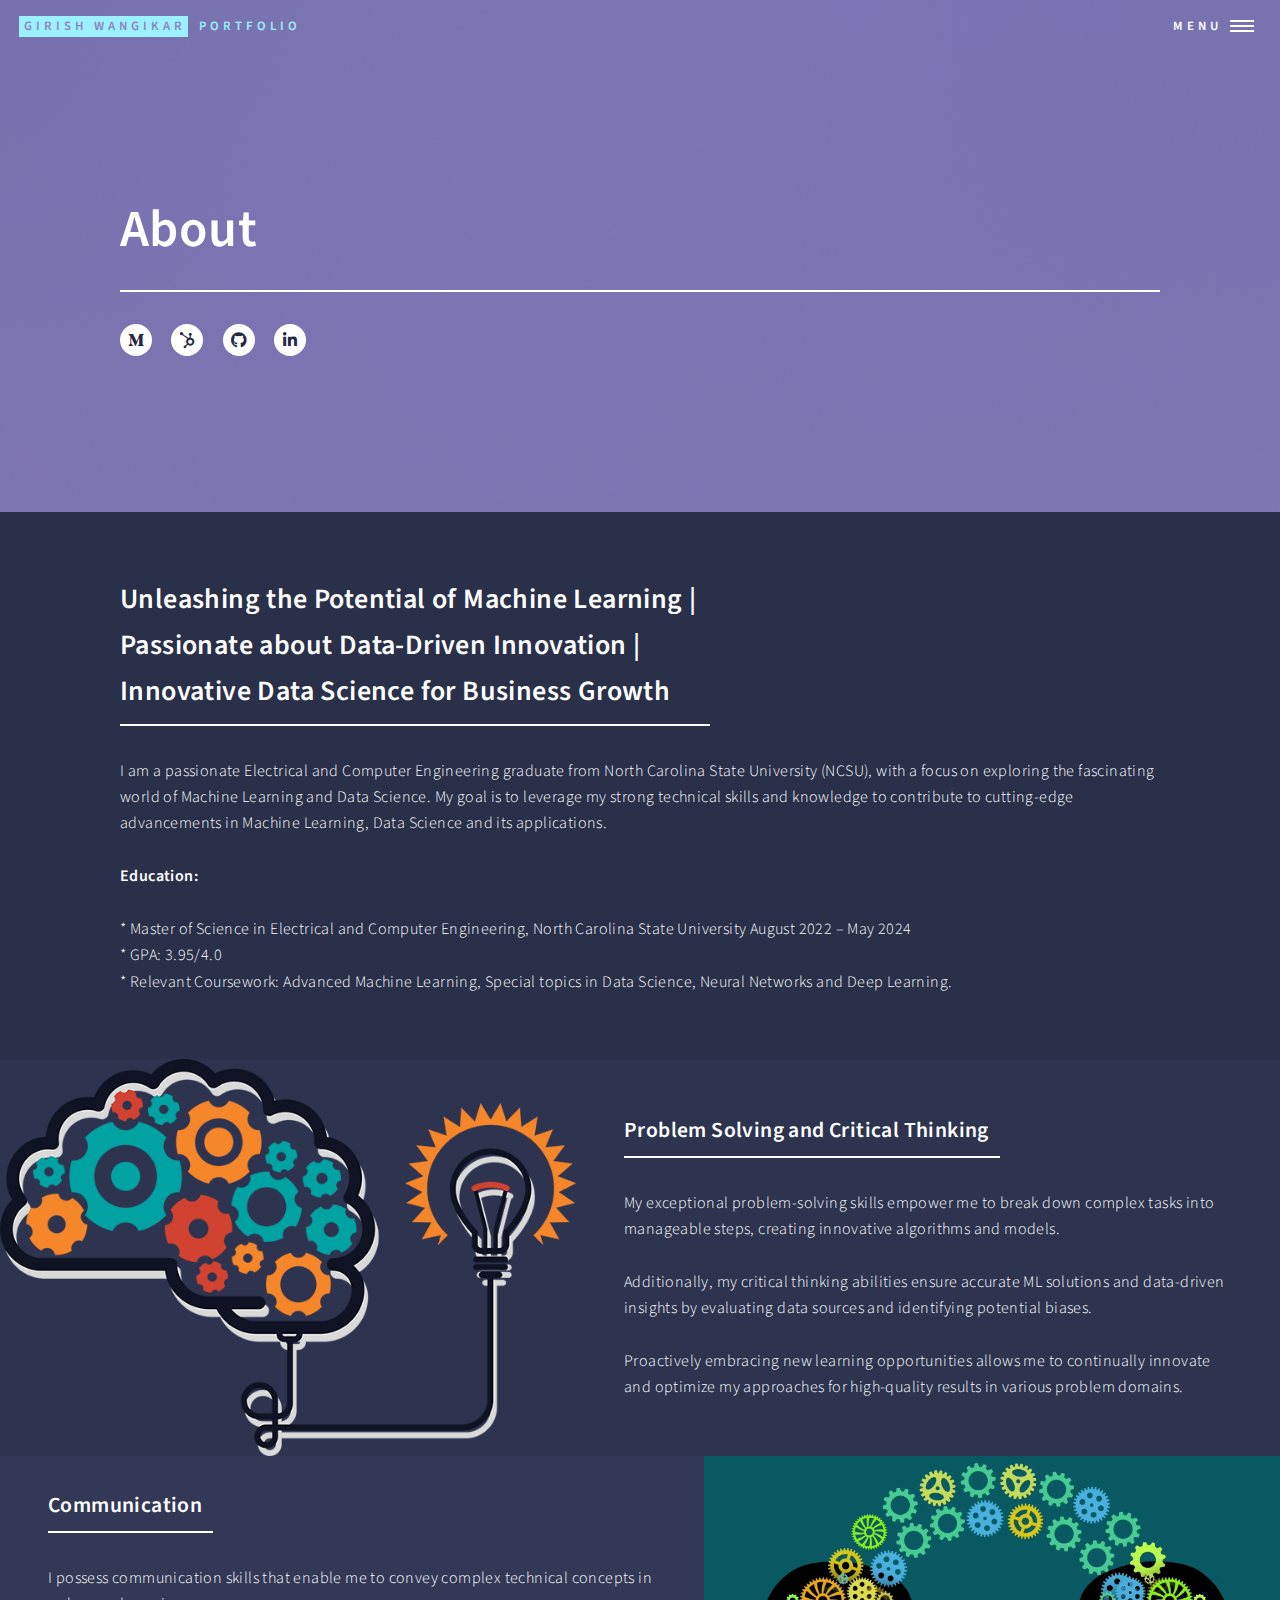
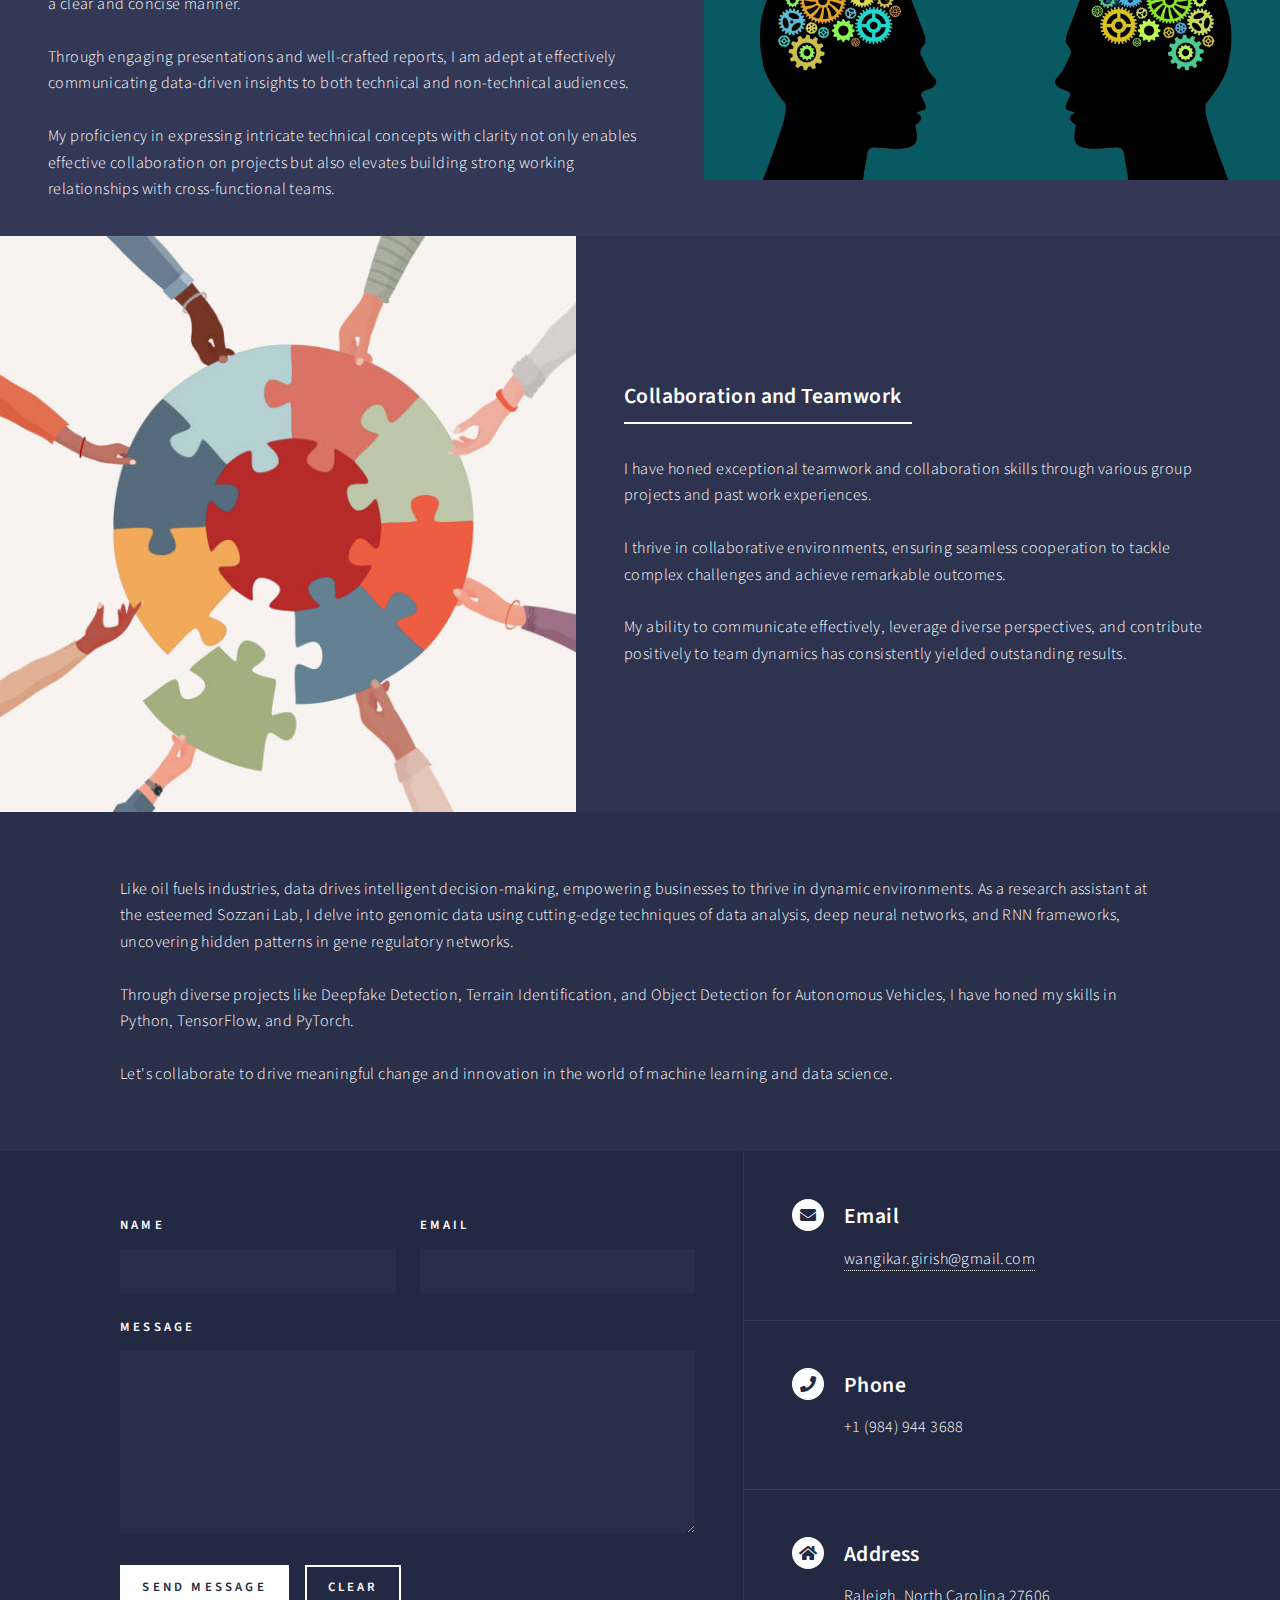
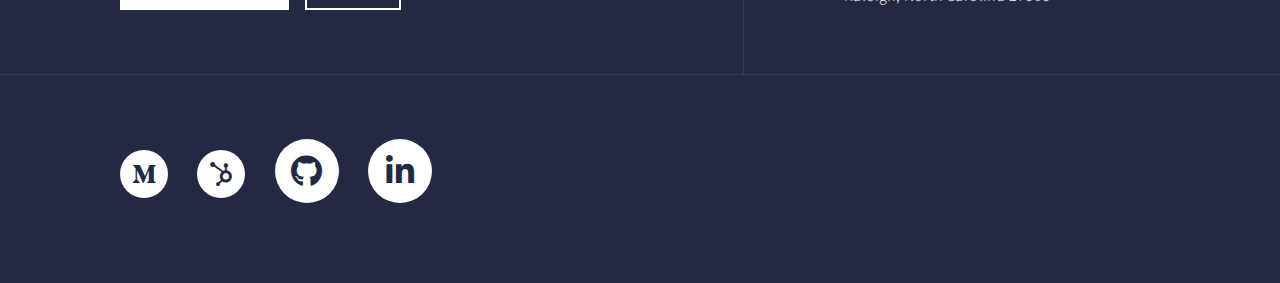
<file: landing.html>
<!DOCTYPE HTML>
<!--
	Forty by HTML5 UP
	html5up.net | @ajlkn
	Free for personal and commercial use under the CCA 3.0 license (html5up.net/license)
-->
<html>
	<head>
		<title>Girish Wangikar | Portfolio</title>
		<meta charset="utf-8" />
		<meta name="viewport" content="width=device-width, initial-scale=1, user-scalable=no" />
		<link rel="stylesheet" href="assets/css/main.css" />
		<noscript><link rel="stylesheet" href="assets/css/noscript.css" /></noscript>
	</head>
	<body class="is-preload">

		<!-- Wrapper -->
			<div id="wrapper">

				<!-- Header -->
				<!-- Note: The "styleN" class below should match that of the banner element. -->
					<header id="header" class="alt style2">
						<a href="index.html" class="logo"><strong>Girish Wangikar</strong> <span>Portfolio</span></a>
						<nav>
							<a href="#menu">Menu</a>
						</nav>
					</header>

				<!-- Menu -->
					<nav id="menu">
						<ul class="links">
							<li><a href="landing.html">About</a></li>
							<li><a href="Skills.html">Skills</a></li>
							<li><a href="Projects.html">Projects</a></li>
							<li><a href="elements.html">Resume</a></li>
							<li><a href="Certifications.html">Certifications</a></li>
						</ul>
						<!-- <ul class="actions stacked">
							<li><a href="#" class="button primary fit">Get Started</a></li>
							<li><a href="#" class="button fit">Log In</a></li>
						</ul> -->
					</nav>

				<!-- Banner -->
				<!-- Note: The "styleN" class below should match that of the header element. -->
					<section id="banner" class="style2">
						<div class="inner">
						
							<header class="major">
								<h1>About</h1>
							</header>
							<div class="badges-container">
								<ul class="icons">
									<li><a href="https://medium.com/@girishwangikar" class="icon brands alt fa-medium-m"><span class="label">Medium</span></a></li>
								        <li><a href="https://huggingface.co/girishwangikar" class="icon brands alt fa-hubspot"><span class="label">Hugging Face</span></a></li>
									<li><a href="https://github.com/GirishWangikar" class="icon brands alt fa-github"><span class="label">GitHub</span></a></li>
								        <li><a href="https://www.linkedin.com/in/girish-wangikar/" class="icon brands alt fa-linkedin-in"><span class="label">LinkedIn</span></a></li>
								</ul>
							</div>
						</div>
					</section>
				
				

				<!-- Main -->
					<div id="main">

						<!-- One -->
							<section id="one">
								<div class="inner">
									<header class="major">
										<h2>Unleashing the Potential of Machine Learning | </br>Passionate about Data-Driven Innovation |</br> Innovative Data Science for Business Growth </h2>
									</header>
									<p>I am a passionate Electrical and Computer Engineering graduate from North Carolina State University (NCSU), with a focus on exploring the fascinating world of Machine Learning and Data Science. My goal is to leverage my strong technical skills and knowledge to contribute to cutting-edge advancements in Machine Learning, Data Science and its applications. </br>
										<br>
										<b>Education:</b> </br>
										<br>
										* Master of Science in Electrical and Computer Engineering, North Carolina State University      August 2022 – May 2024 </br>
										* GPA: 3.95/4.0 </br>
										* Relevant Coursework: Advanced Machine Learning, Special topics in Data Science, Neural Networks and Deep Learning.</p>
								</div>
							</section>

						<!-- Two -->
							<section id="two" class="spotlights">
								<section>
									<a href="generic.html" class="image">
										<img src="images/Critical thinking.png" alt="" data-position="center center" />
									</a>
									<div class="content">
										<div class="inner">
											<header class="major">
												<h3>Problem Solving and Critical Thinking</h3>
											</header>
											<p>My exceptional problem-solving skills empower me to break down complex tasks into manageable steps, creating innovative algorithms and models. <br></br>Additionally, my critical thinking abilities ensure accurate ML solutions and data-driven insights by evaluating data sources and identifying potential biases. <br></br>Proactively embracing new learning opportunities allows me to continually innovate and optimize my approaches for high-quality results in various problem domains.</p>
											<!-- <ul class="actions">
												<li><a href="generic.html" class="button">Learn more</a></li>
											</ul> -->
										</div>
									</div>
								</section>
								<section>
									<a href="generic.html" class="image">
										<img src="images/Communication.webp" alt="" data-position="top center" />
									</a>
									<div class="content">
										<div class="inner">
											<header class="major">
												<h3>Communication</h3>
											</header>
											<p>I possess communication skills that enable me to convey complex technical concepts in a clear and concise manner.<br></br> Through engaging presentations and well-crafted reports, I am adept at effectively communicating data-driven insights to both technical and non-technical audiences. <br></br>My proficiency in expressing intricate technical concepts with clarity not only enables effective collaboration on projects but also elevates building strong working relationships with cross-functional teams.</p>
											<!-- <ul class="actions">
												<li><a href="generic.html" class="button">Learn more</a></li>
											</ul> -->
										</div>
									</div>
								</section>
								<section>
									<a href="generic.html" class="image">
										<img src="images/Collab.jpeg" alt="" data-position="25% 25%" />
									</a>
									<div class="content">
										<div class="inner">
											<header class="major">
												<h3>Collaboration and Teamwork</h3>
											</header>
											<p>I have honed exceptional teamwork and collaboration skills through various group projects and past work experiences. <br></br>I thrive in collaborative environments, ensuring seamless cooperation to tackle complex challenges and achieve remarkable outcomes.<br></br> My ability to communicate effectively, leverage diverse perspectives, and contribute positively to team dynamics has consistently yielded outstanding results. </p>
											<!-- <ul class="actions">
												<li><a href="generic.html" class="button">Learn more</a></li>
											</ul> -->
										</div>
									</div>
								</section>
								<!-- <section>
									<a href="generic.html" class="image">
										<img src="images/atd.webp" alt="" data-position="25% 25%" />
									</a>
									<div class="content">
										<div class="inner">
											<header class="major">
												<h3>Attention to Details</h3>
											</header>
											<p>Nullam et orci eu lorem consequat tincidunt vivamus et sagittis magna sed nunc rhoncus condimentum sem. In efficitur ligula tate urna. Maecenas massa sed magna lacinia magna pellentesque lorem ipsum dolor. Nullam et orci eu lorem consequat tincidunt. Vivamus et sagittis tempus.</p>
											<ul class="actions">
												<li><a href="generic.html" class="button">Learn more</a></li>
											</ul>
										</div>
									</div>
								</section> -->
							</section>

						<!-- Three -->
							<section id="three">
								<div class="inner">
									<!-- <header class="major">
										<h2>Massa libero</h2>
									</header> -->
									<p>Like oil fuels industries, data drives intelligent decision-making, empowering businesses to thrive in dynamic environments. As a research assistant at the esteemed Sozzani Lab, I delve into genomic data using cutting-edge techniques of data analysis, deep neural networks, and RNN frameworks, uncovering hidden patterns in gene regulatory networks.<br> </br>
										Through diverse projects like Deepfake Detection, Terrain Identification, and Object Detection for Autonomous Vehicles, I have honed my skills in Python, TensorFlow, and PyTorch. <br></br>Let's collaborate to drive meaningful change and innovation in the world of machine learning and data science.</p>
									<!-- <ul class="actions">
										<li><a href="generic.html" class="button next">Get Started</a></li>
									</ul> -->
								</div>
							</section>

					</div>

				<!-- Contact -->
				<section id="contact">
					<div class="inner">
						<section>
							<form method="post" action="#">
								<div class="fields">
									<div class="field half">
										<label for="name">Name</label>
										<input type="text" name="name" id="name" />
									</div>
									<div class="field half">
										<label for="email">Email</label>
										<input type="text" name="email" id="email" />
									</div>
									<div class="field">
										<label for="message">Message</label>
										<textarea name="message" id="message" rows="6"></textarea>
									</div>
								</div>
								<ul class="actions">
									<li><input type="submit" value="Send Message" class="primary" /></li>
									<li><input type="reset" value="Clear" /></li>
								</ul>
							</form>
						</section>
						<section class="split">
							<section>
								<div class="contact-method">
									<span class="icon solid alt fa-envelope"></span>
									<h3>Email</h3>
									<a href="#">wangikar.girish@gmail.com</a>
								</div>
							</section>
							<section>
								<div class="contact-method">
									<span class="icon solid alt fa-phone"></span>
									<h3>Phone</h3>
									<span>+1 (984) 944 3688</span>
								</div>
							</section>
							<section>
								<div class="contact-method">
									<span class="icon solid alt fa-home"></span>
									<h3>Address</h3>
									<span>
									Raleigh, North Carolina
									27606</span>
								</div>
							</section>
						</section>
					</div>
				</section>

				<!-- Footer -->
				<footer id="footer">
					<div class="inner">
						<ul class="icons">
							<li><a href="https://medium.com/@girishwangikar" class="icon brands alt fa-medium-m"><span class="label">Medium</span></a></li>
						        <li><a href="https://huggingface.co/girishwangikar" class="icon brands alt fa-hubspot"><span class="label">Hugging Face</span></a></li>
							<li><a href="https://github.com/GirishWangikar" class="icon brands alt fa-github"><span class="label">GitHub</span></a></li>
						        <li><a href="https://www.linkedin.com/in/girish-wangikar/" class="icon brands alt fa-linkedin-in"><span class="label">LinkedIn</span></a></li>
						</ul>
					</div>
				</footer>

			</div>

		<!-- Scripts -->
			<script src="assets/js/jquery.min.js"></script>
			<script src="assets/js/jquery.scrolly.min.js"></script>
			<script src="assets/js/jquery.scrollex.min.js"></script>
			<script src="assets/js/browser.min.js"></script>
			<script src="assets/js/breakpoints.min.js"></script>
			<script src="assets/js/util.js"></script>
			<script src="assets/js/main.js"></script>
			

	</body>
</html>
</file>
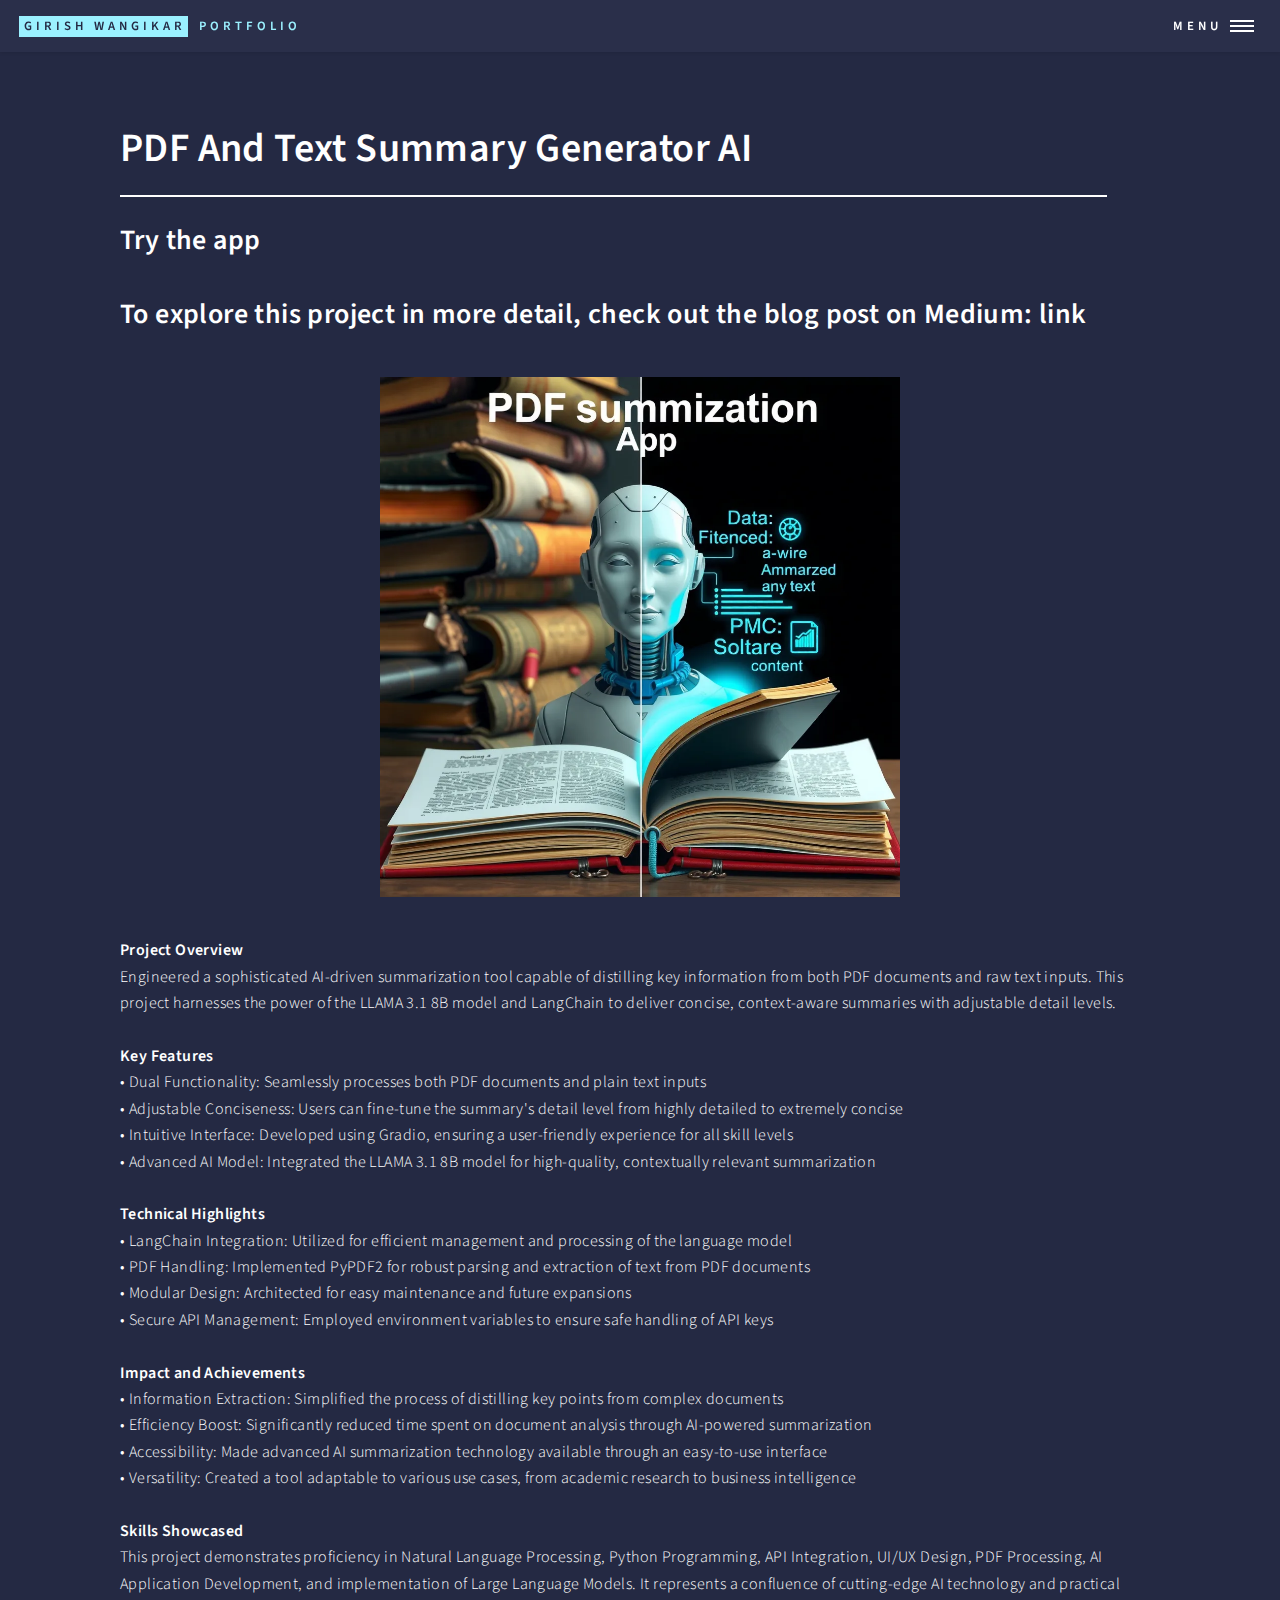
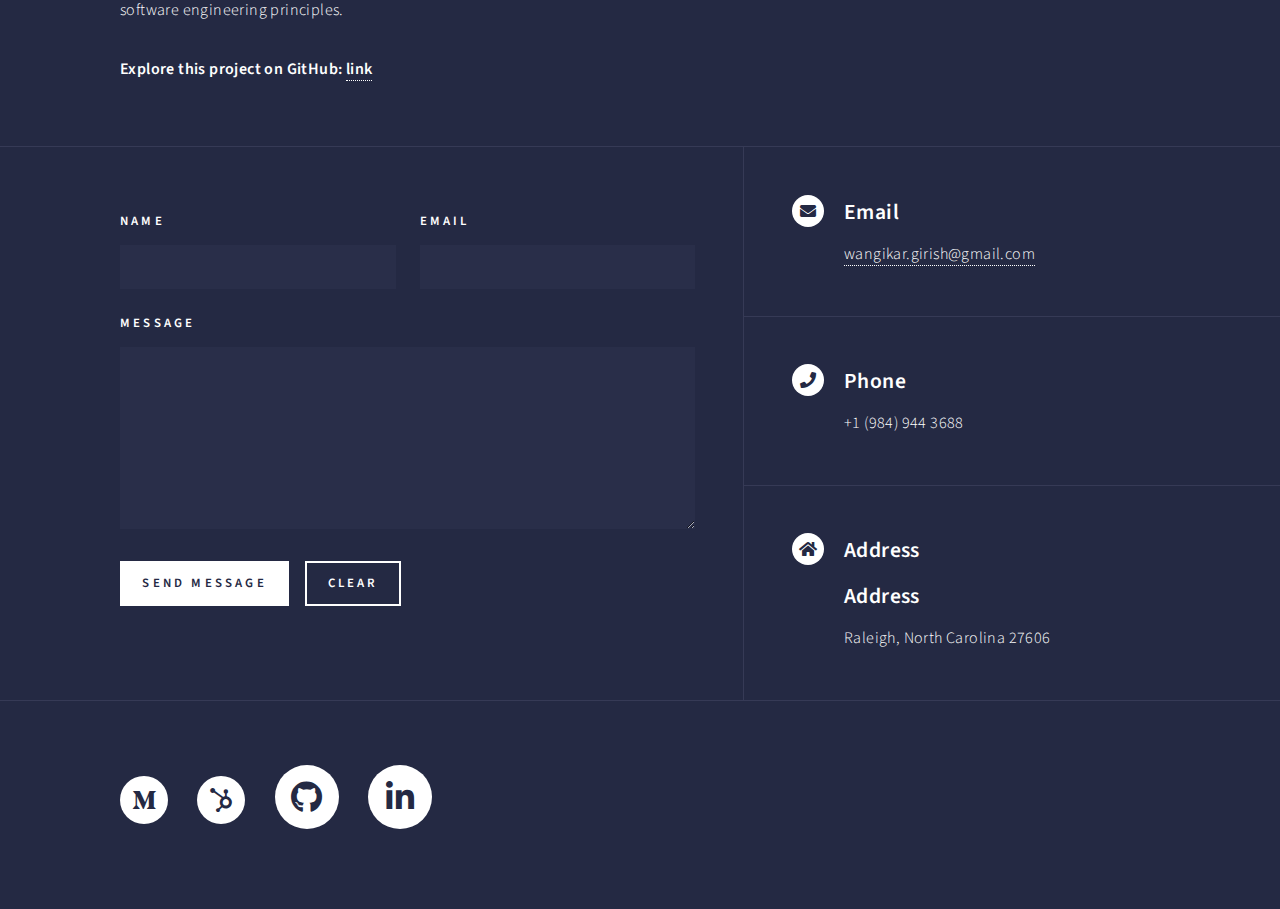
<file: pdf_text_summary_generator.html>
<!DOCTYPE HTML>
<!--
	Forty by HTML5 UP
	html5up.net | @ajlkn
	Free for personal and commercial use under the CCA 3.0 license (html5up.net/license)
-->
<html>
	<head>
		<title>Girish Wangikar | Portfolio</title>
		<meta charset="utf-8" />
		<meta name="viewport" content="width=device-width, initial-scale=1, user-scalable=no" />
		<link rel="stylesheet" href="assets/css/main.css" />
		<noscript><link rel="stylesheet" href="assets/css/noscript.css" /></noscript>
	</head>
	<body class="is-preload">

		<!-- Wrapper -->
			<div id="wrapper">

				<!-- Header -->
					<header id="header">
						<a href="index.html" class="logo"><strong>Girish Wangikar</strong> <span>Portfolio</span></a>
						<nav>
							<a href="#menu">Menu</a>
						</nav>
					</header>

				<!-- Menu -->
					<nav id="menu">
						<ul class="links">
							<li><a href="landing.html">About</a></li>
							<li><a href="Skills.html">Skills</a></li>
							<li><a href="Projects.html">Projects</a></li>
							<li><a href="elements.html">Resume</a></li>
							<li><a href="Certifications.html">Certifications</a></li>
						</ul>
						<!-- <ul class="actions stacked">
							<li><a href="#" class="button primary fit">Get Started</a></li>
							<li><a href="#" class="button fit">Log In</a></li>
						</ul> -->
					</nav>

				<!-- Main -->
					<div id="main" class="alt">
    <section id="one">
        <div class="inner">
                  <header class="major">
                      <h1>PDF And Text Summary Generator AI</h1>
			  <h2><a href="https://huggingface.co/spaces/girishwangikar/PDF_And_Text_Summarizer" target="_blank">Try the app</a></h2>
			  <h2><b>To explore this project in more detail, check out the blog post on Medium: <a href="https://medium.com/@girishwangikar/advancing-document-summarization-6f6a24f2fbb0" target="_blank">link</a></b></h2>
                  </header>
                  <span class="image main"><img src="images/Projects/PDF-Text-Summarizer.png" alt="" style="max-width: 50%; height: auto; display: block; margin: 0 auto;" /></span>
                  <p>
                      <b>Project Overview</b><br>
                      Engineered a sophisticated AI-driven summarization tool capable of distilling key information from both PDF documents and raw text inputs. This project harnesses the power of the LLAMA 3.1 8B model and LangChain to deliver concise, context-aware summaries with adjustable detail levels.
      
                      <br><br><b>Key Features</b><br>
                      • Dual Functionality: Seamlessly processes both PDF documents and plain text inputs<br>
                      • Adjustable Conciseness: Users can fine-tune the summary's detail level from highly detailed to extremely concise<br>
                      • Intuitive Interface: Developed using Gradio, ensuring a user-friendly experience for all skill levels<br>
                      • Advanced AI Model: Integrated the LLAMA 3.1 8B model for high-quality, contextually relevant summarization
      
                      <br><br><b>Technical Highlights</b><br>
                      • LangChain Integration: Utilized for efficient management and processing of the language model<br>
                      • PDF Handling: Implemented PyPDF2 for robust parsing and extraction of text from PDF documents<br>
                      • Modular Design: Architected for easy maintenance and future expansions<br>
                      • Secure API Management: Employed environment variables to ensure safe handling of API keys
      
                      <br><br><b>Impact and Achievements</b><br>
                      • Information Extraction: Simplified the process of distilling key points from complex documents<br>
                      • Efficiency Boost: Significantly reduced time spent on document analysis through AI-powered summarization<br>
                      • Accessibility: Made advanced AI summarization technology available through an easy-to-use interface<br>
                      • Versatility: Created a tool adaptable to various use cases, from academic research to business intelligence
      
                      <br><br><b>Skills Showcased</b><br>
                      This project demonstrates proficiency in Natural Language Processing, Python Programming, API Integration, UI/UX Design, PDF Processing, AI Application Development, and implementation of Large Language Models. It represents a confluence of cutting-edge AI technology and practical software engineering principles.
                  </p>
                  <p><b>Explore this project on GitHub: <a href="https://github.com/GirishWangikar/PDF-Text-Summarizer-AI" target="_blank">link</a></b></p>
              </div>
          </section>
      </div>

				<!-- Contact -->
				<section id="contact">
					<div class="inner">
						<section>
							<form method="post" action="#">
								<div class="fields">
									<div class="field half">
										<label for="name">Name</label>
										<input type="text" name="name" id="name" />
									</div>
									<div class="field half">
										<label for="email">Email</label>
										<input type="text" name="email" id="email" />
									</div>
									<div class="field">
										<label for="message">Message</label>
										<textarea name="message" id="message" rows="6"></textarea>
									</div>
								</div>
								<ul class="actions">
									<li><input type="submit" value="Send Message" class="primary" /></li>
									<li><input type="reset" value="Clear" /></li>
								</ul>
							</form>
						</section>
						<section class="split">
							<section>
								<div class="contact-method">
									<span class="icon solid alt fa-envelope"></span>
									<h3>Email</h3>
									<a href="#">wangikar.girish@gmail.com</a>
								</div>
							</section>
							<section>
								<div class="contact-method">
									<span class="icon solid alt fa-phone"></span>
									<h3>Phone</h3>
									<span>+1 (984) 944 3688</span>
								</div>
							</section>
							<section>
								<div class="contact-method">
									<span class="icon solid alt fa-home"></span>
									<h3>Address</h3>
									<h3>Address</h3>
									<span>
									Raleigh, North Carolina
									27606</span>
								</div>
							</section>
						</section>
					</div>
				</section>

				<!-- Footer -->
				<footer id="footer">
					<div class="inner">
						<ul class="icons">
							<li><a href="https://medium.com/@girishwangikar" class="icon brands alt fa-medium-m"><span class="label">Medium</span></a></li>
						        <li><a href="https://huggingface.co/girishwangikar" class="icon brands alt fa-hubspot"><span class="label">Hugging Face</span></a></li>
							<li><a href="https://github.com/GirishWangikar" class="icon brands alt fa-github"><span class="label">GitHub</span></a></li>
						        <li><a href="https://www.linkedin.com/in/girish-wangikar/" class="icon brands alt fa-linkedin-in"><span class="label">LinkedIn</span></a></li>
						</ul>
					</div>
				</footer>

			</div>

		<!-- Scripts -->
			<script src="assets/js/jquery.min.js"></script>
			<script src="assets/js/jquery.scrolly.min.js"></script>
			<script src="assets/js/jquery.scrollex.min.js"></script>
			<script src="assets/js/browser.min.js"></script>
			<script src="assets/js/breakpoints.min.js"></script>
			<script src="assets/js/util.js"></script>
			<script src="assets/js/main.js"></script>

	</body>
</html>
</file>
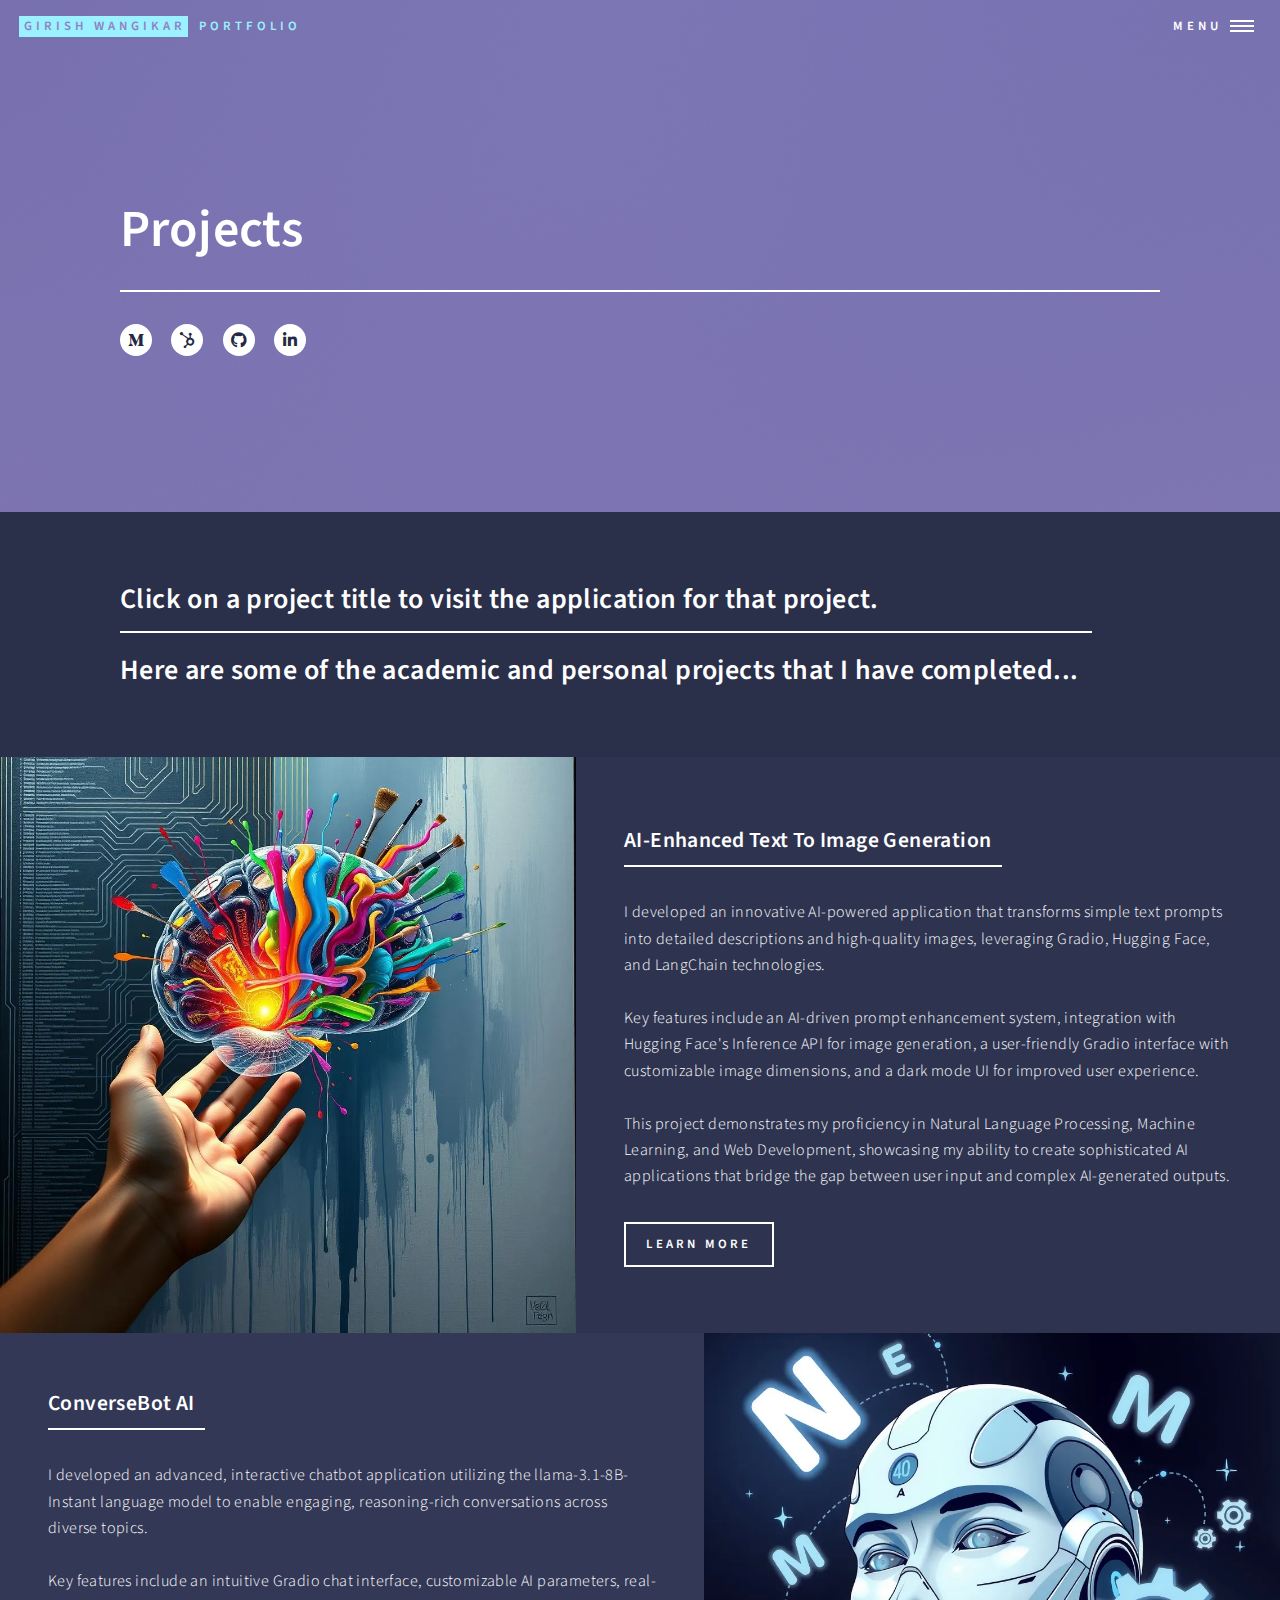
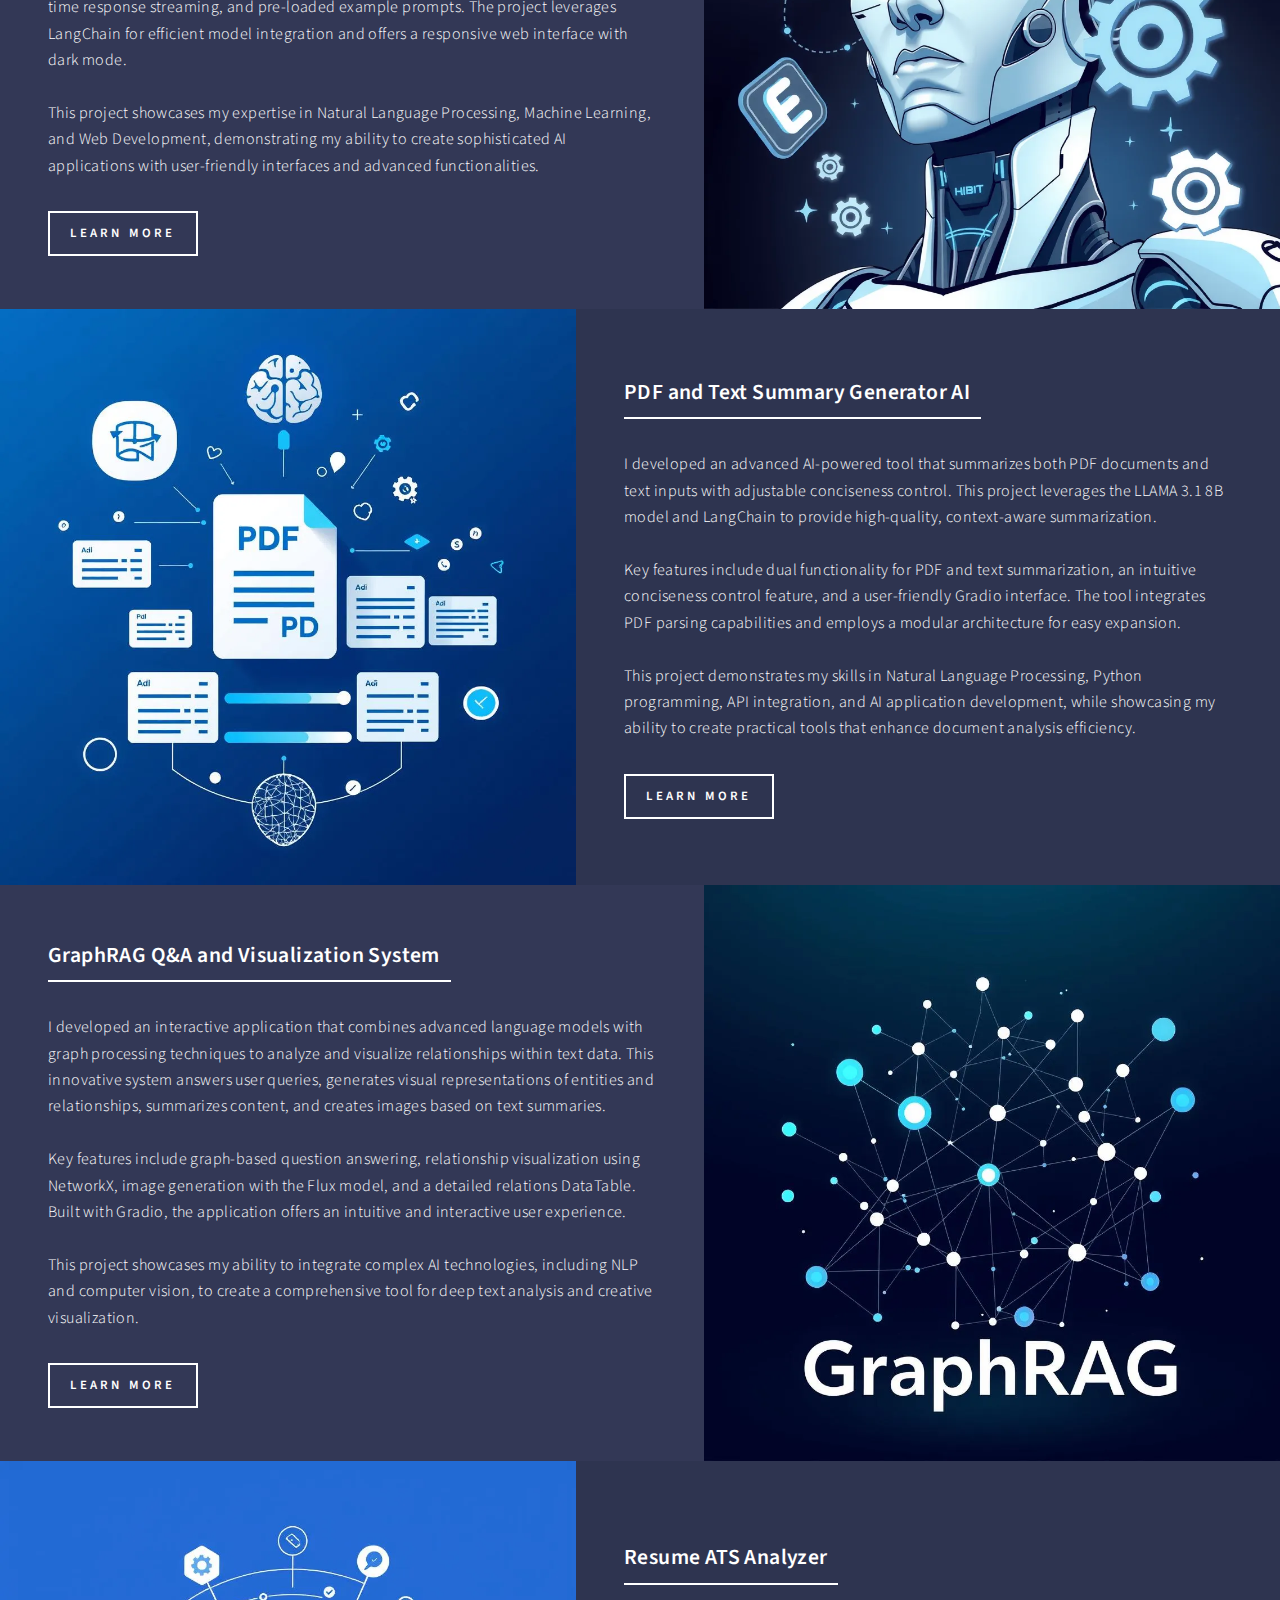
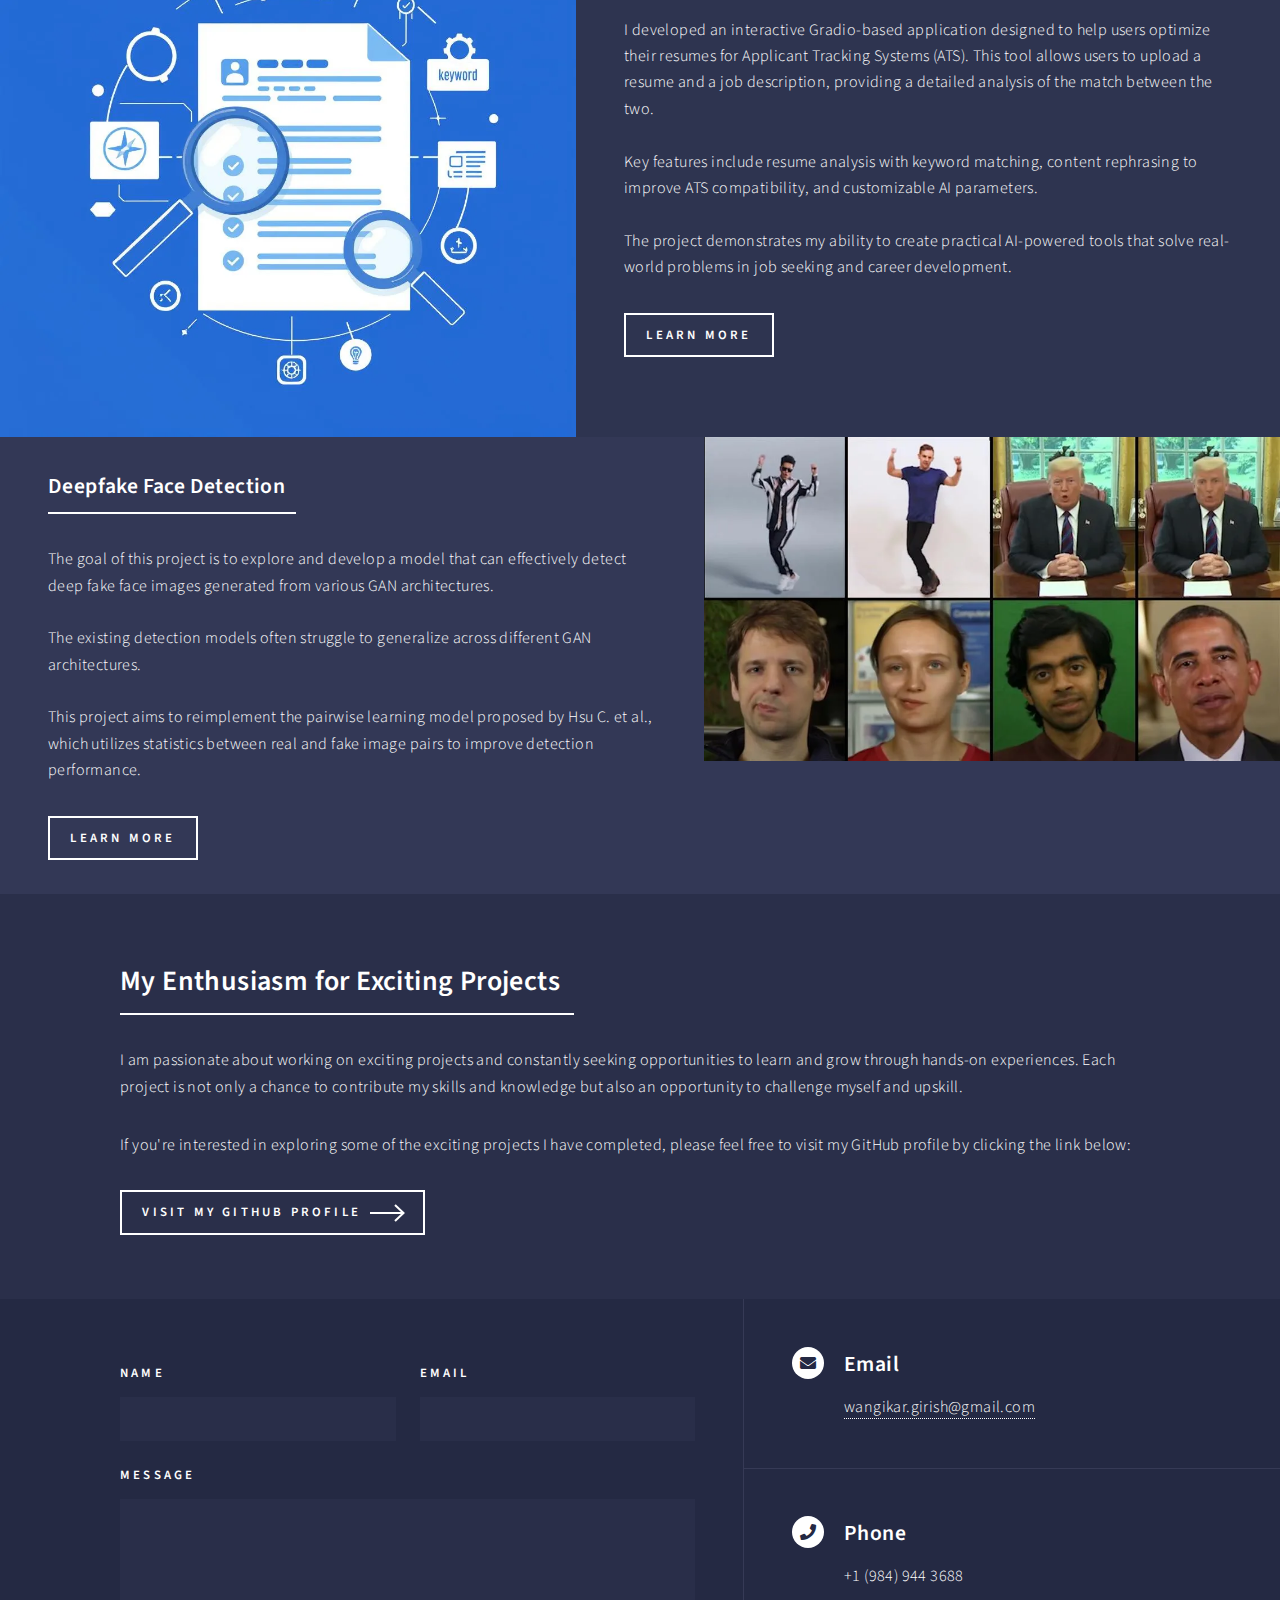
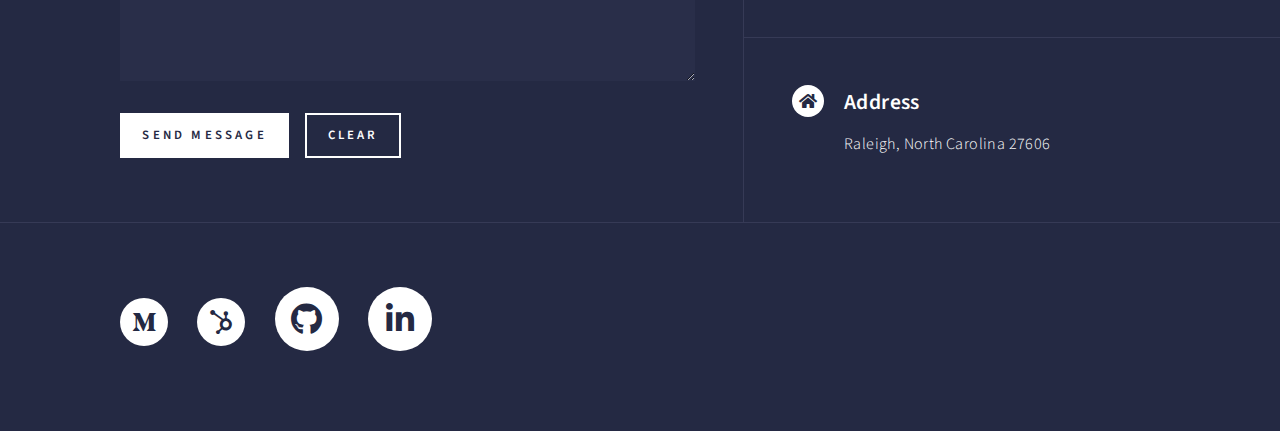
<file: Projects.html>
<!DOCTYPE HTML>
<!--
	Forty by HTML5 UP
	html5up.net | @ajlkn
	Free for personal and commercial use under the CCA 3.0 license (html5up.net/license)
-->
<html>
	<head>
		<title>Girish Wangikar | Portfolio</title>
		<meta charset="utf-8" />
		<meta name="viewport" content="width=device-width, initial-scale=1, user-scalable=no" />
		<link rel="stylesheet" href="assets/css/main.css" />
		<noscript><link rel="stylesheet" href="assets/css/noscript.css" /></noscript>
	</head>
	<body class="is-preload">

		<!-- Wrapper -->
			<div id="wrapper">

				<!-- Header -->
				<!-- Note: The "styleN" class below should match that of the banner element. -->
					<header id="header" class="alt style2">
						<a href="index.html" class="logo"><strong>Girish Wangikar</strong> <span>Portfolio</span></a>
						<nav>
							<a href="#menu">Menu</a>
						</nav>
					</header>

				<!-- Menu -->
					<nav id="menu">
						<ul class="links">
							<li><a href="landing.html">About</a></li>
							<li><a href="Skills.html">Skills</a></li>
							<li><a href="Projects.html">Projects</a></li>
							<li><a href="elements.html">Resume</a></li>
							<li><a href="Certifications.html">Certifications</a></li>
						</ul>
						<!-- <ul class="actions stacked">
							<li><a href="#" class="button primary fit">Get Started</a></li>
							<li><a href="#" class="button fit">Log In</a></li>
						</ul> -->
					</nav>

				<!-- Banner -->
				<!-- Note: The "styleN" class below should match that of the header element. -->
					<section id="banner" class="style2">
						<div class="inner">
						
							<header class="major">
								<h1>Projects</h1>
							</header>
							<div class="badges-container">
								<ul class="icons">
									<li><a href="https://medium.com/@girishwangikar" class="icon brands alt fa-medium-m"><span class="label">Medium</span></a></li>
								        <li><a href="https://huggingface.co/girishwangikar" class="icon brands alt fa-hubspot"><span class="label">Hugging Face</span></a></li>
									<li><a href="https://github.com/GirishWangikar" class="icon brands alt fa-github"><span class="label">GitHub</span></a></li>
								        <li><a href="https://www.linkedin.com/in/girish-wangikar/" class="icon brands alt fa-linkedin-in"><span class="label">LinkedIn</span></a></li>
								</ul>
							</div>
						</div>
					</section>

				<!-- Main -->
					<div id="main">

						<!-- One -->
							<section id="one">
							    <div class="inner">
							        <header class="major">
							            <h2>Click on a project title to visit the application for that project.</h2>
							            <h2>Here are some of the academic and personal projects that I have completed...</h2>
							        </header>
							        <p></p>
							    </div>
							</section>

						<!-- Two -->
							<section id="two" class="spotlights">
								<section>
								    <a href="ai_text_to_image.html" class="image">
								        <img src="images/Projects/ai_text_to_image.png" alt="" data-position="25% 25%" />
								    </a>
								    <div class="content">
								        <div class="inner">
								            <header class="major">
								                <h3>
								                    <a href="https://huggingface.co/spaces/girishwangikar/T2I" target="_blank">AI-Enhanced Text To Image Generation</a>
								                </h3>
								            </header>
								            <p>I developed an innovative AI-powered application that transforms simple text prompts into detailed descriptions and high-quality images, leveraging Gradio, Hugging Face, and LangChain technologies.
								            </br><br>Key features include an AI-driven prompt enhancement system, integration with Hugging Face's Inference API for image generation, a user-friendly Gradio interface with customizable image dimensions, and a dark mode UI for improved user experience.
								            </br><br>This project demonstrates my proficiency in Natural Language Processing, Machine Learning, and Web Development, showcasing my ability to create sophisticated AI applications that bridge the gap between user input and complex AI-generated outputs.</p>
								            <ul class="actions">
								                <li><a href="ai_text_to_image.html" class="button">Learn more</a></li>
								            </ul>
								        </div>
								    </div>
								</section>
								
								<section>
								    <a href="conversebot_ai.html" class="image">
								        <img src="images/Projects/conversebot_ai.png" alt="" data-position="25% 25%" />
								    </a>
								    <div class="content">
								        <div class="inner">
								            <header class="major">
								                <h3><a href="https://huggingface.co/spaces/girishwangikar/ConverseBot" target="_blank">ConverseBot AI</a></h3>
								            </header>
								            <p>I developed an advanced, interactive chatbot application utilizing the llama-3.1-8B-Instant language model to enable engaging, reasoning-rich conversations across diverse topics.
								            </br><br>Key features include an intuitive Gradio chat interface, customizable AI parameters, real-time response streaming, and pre-loaded example prompts. The project leverages LangChain for efficient model integration and offers a responsive web interface with dark mode.
								            </br><br>This project showcases my expertise in Natural Language Processing, Machine Learning, and Web Development, demonstrating my ability to create sophisticated AI applications with user-friendly interfaces and advanced functionalities.</p>
								            <ul class="actions">
								                <li><a href="conversebot_ai.html" class="button">Learn more</a></li>
								            </ul>
								        </div>
								    </div>
								</section>
								<section>
								    <a href="pdf_text_summary_generator.html" class="image">
								        <img src="images/Projects/pdf_text_summary_generator.png" alt="" data-position="25% 25%" />
								    </a>
								    <div class="content">
								        <div class="inner">
								            <header class="major">
		
										<h3><a href="https://huggingface.co/spaces/girishwangikar/PDF_And_Text_Summarizer" target="_blank">PDF and Text Summary Generator AI</a></h3>
								            </header>
								            <p>I developed an advanced AI-powered tool that summarizes both PDF documents and text inputs with adjustable conciseness control. This project leverages the LLAMA 3.1 8B model and LangChain to provide high-quality, context-aware summarization.
								            </br><br>Key features include dual functionality for PDF and text summarization, an intuitive conciseness control feature, and a user-friendly Gradio interface. The tool integrates PDF parsing capabilities and employs a modular architecture for easy expansion.
								            </br><br>This project demonstrates my skills in Natural Language Processing, Python programming, API integration, and AI application development, while showcasing my ability to create practical tools that enhance document analysis efficiency.</p>
								            <ul class="actions">
								                <li><a href="pdf_text_summary_generator.html" class="button">Learn more</a></li>
								            </ul>
								        </div>
								    </div>
								</section>
								<section>
								    <a href="text_analysis_visualization.html" class="image">
									<img src="images/Projects/GraphRAG.png" alt="" data-position="25% 25%" />
								    </a>
								    <div class="content">
									<div class="inner">
									    <header class="major">
									
										<h3><a href="https://huggingface.co/spaces/girishwangikar/GraphRAG" target="_blank">GraphRAG Q&A and Visualization System</a></h3>
									    </header>
									    <p>I developed an interactive application that combines advanced language models with graph processing techniques to analyze and visualize relationships within text data. This innovative system answers user queries, generates visual representations of entities and relationships, summarizes content, and creates images based on text summaries.
									    </br><br>Key features include graph-based question answering, relationship visualization using NetworkX, image generation with the Flux model, and a detailed relations DataTable. Built with Gradio, the application offers an intuitive and interactive user experience.
									    </br><br>This project showcases my ability to integrate complex AI technologies, including NLP and computer vision, to create a comprehensive tool for deep text analysis and creative visualization.</p>
									    <ul class="actions">
										<li><a href="GraphRAG.html" class="button">Learn more</a></li>
									    </ul>
									</div>
								    </div>
								</section>
								<section>
								    <a href="resume_ats_analyzer.html" class="image">
									<img src="images/Projects/resume_ats_analyzer.png" alt="" data-position="25% 25%" />
								    </a>
								    <div class="content">
									<div class="inner">
									    <header class="major">
										<h3><a href="https://huggingface.co/spaces/girishwangikar/ResumeATS" target="_blank">Resume ATS Analyzer</a></h3>
									    </header>
									    <p>I developed an interactive Gradio-based application designed to help users optimize their resumes for Applicant Tracking Systems (ATS). This tool allows users to upload a resume and a job description, providing a detailed analysis of the match between the two. 
									    </br><br>Key features include resume analysis with keyword matching, content rephrasing to improve ATS compatibility, and customizable AI parameters. 
									    </br><br>The project demonstrates my ability to create practical AI-powered tools that solve real-world problems in job seeking and career development.</p>
									    <ul class="actions">
										<li><a href="resume_ats_analyzer.html" class="button">Learn more</a></li>
									    </ul>
									</div>
								    </div>
								</section>
								<section>
									<a href="deepfake_detail.html" class="image">
										<img src="images/Projects/deepfake - 1.webp" alt="" data-position="center center" />
									</a>
									<div class="content">
										<div class="inner">
											<header class="major">
												<h3>Deepfake Face Detection</h3>
											</header>
											<p>The goal of this project is to explore and develop a model that can effectively detect deep fake face images generated from various GAN architectures. </br><br>The existing detection models often struggle to generalize across different GAN architectures. </br><br>This project aims to reimplement the pairwise learning model proposed by Hsu C. et al., which utilizes statistics between real and fake image pairs to improve detection performance.</p>
											<ul class="actions">
												<li><a href="deepfake_detail.html" class="button">Learn more</a></li>
											</ul>
										</div>
									</div>
								</section>
								<!-- <section>
									<a href="generic.html" class="image">
										<img src="images/atd.webp" alt="" data-position="25% 25%" />
									</a>
									<div class="content">
										<div class="inner">
											<header class="major">
												<h3>Attention to Details</h3>
											</header>
											<p>Nullam et orci eu lorem consequat tincidunt vivamus et sagittis magna sed nunc rhoncus condimentum sem. In efficitur ligula tate urna. Maecenas massa sed magna lacinia magna pellentesque lorem ipsum dolor. Nullam et orci eu lorem consequat tincidunt. Vivamus et sagittis tempus.</p>
											<ul class="actions">
												<li><a href="generic.html" class="button">Learn more</a></li>
											</ul>
										</div>
									</div>
								</section> -->
							</section>

						<!-- Three -->
						<section id="three">
							<div class="inner">
								<header class="major">
									<h2>My Enthusiasm for Exciting Projects</h2>
								</header>
								<p>I am passionate about working on exciting projects and constantly seeking opportunities to learn and grow through hands-on experiences. Each project is not only a chance to contribute my skills and knowledge but also an opportunity to challenge myself and upskill.</p>
						
								<p>If you're interested in exploring some of the exciting projects I have completed, please feel free to visit my GitHub profile by clicking the link below:</p>
								<ul class="actions">
									<li><a href="https://github.com/GirishWangikar" class="button next">Visit My GitHub Profile</a></li>
								</ul>
							</div>
						</section>
						

					</div>

				<!-- Contact -->
				<section id="contact">
					<div class="inner">
						<section>
							<form method="post" action="#">
								<div class="fields">
									<div class="field half">
										<label for="name">Name</label>
										<input type="text" name="name" id="name" />
									</div>
									<div class="field half">
										<label for="email">Email</label>
										<input type="text" name="email" id="email" />
									</div>
									<div class="field">
										<label for="message">Message</label>
										<textarea name="message" id="message" rows="6"></textarea>
									</div>
								</div>
								<ul class="actions">
									<li><input type="submit" value="Send Message" class="primary" /></li>
									<li><input type="reset" value="Clear" /></li>
								</ul>
							</form>
						</section>
						<section class="split">
							<section>
								<div class="contact-method">
									<span class="icon solid alt fa-envelope"></span>
									<h3>Email</h3>
									<a href="#">wangikar.girish@gmail.com</a>
								</div>
							</section>
							<section>
								<div class="contact-method">
									<span class="icon solid alt fa-phone"></span>
									<h3>Phone</h3>
									<span>+1 (984) 944 3688</span>
								</div>
							</section>
							<section>
								<div class="contact-method">
									<span class="icon solid alt fa-home"></span>
									<h3>Address</h3>
									<span>
									Raleigh, North Carolina
									27606</span>
								</div>
							</section>
						</section>
					</div>
				</section>

				<!-- Footer -->
				<footer id="footer">
					<div class="inner">
						<ul class="icons">
							<li><a href="https://medium.com/@girishwangikar" class="icon brands alt fa-medium-m"><span class="label">Medium</span></a></li>
						        <li><a href="https://huggingface.co/girishwangikar" class="icon brands alt fa-hubspot"><span class="label">Hugging Face</span></a></li>
							<li><a href="https://github.com/GirishWangikar" class="icon brands alt fa-github"><span class="label">GitHub</span></a></li>
						        <li><a href="https://www.linkedin.com/in/girish-wangikar/" class="icon brands alt fa-linkedin-in"><span class="label">LinkedIn</span></a></li>
						</ul>
					</div>
				</footer>

			</div>

		<!-- Scripts -->
			<script src="assets/js/jquery.min.js"></script>
			<script src="assets/js/jquery.scrolly.min.js"></script>
			<script src="assets/js/jquery.scrollex.min.js"></script>
			<script src="assets/js/browser.min.js"></script>
			<script src="assets/js/breakpoints.min.js"></script>
			<script src="assets/js/util.js"></script>
			<script src="assets/js/main.js"></script>

	</body>
</html>
</file>
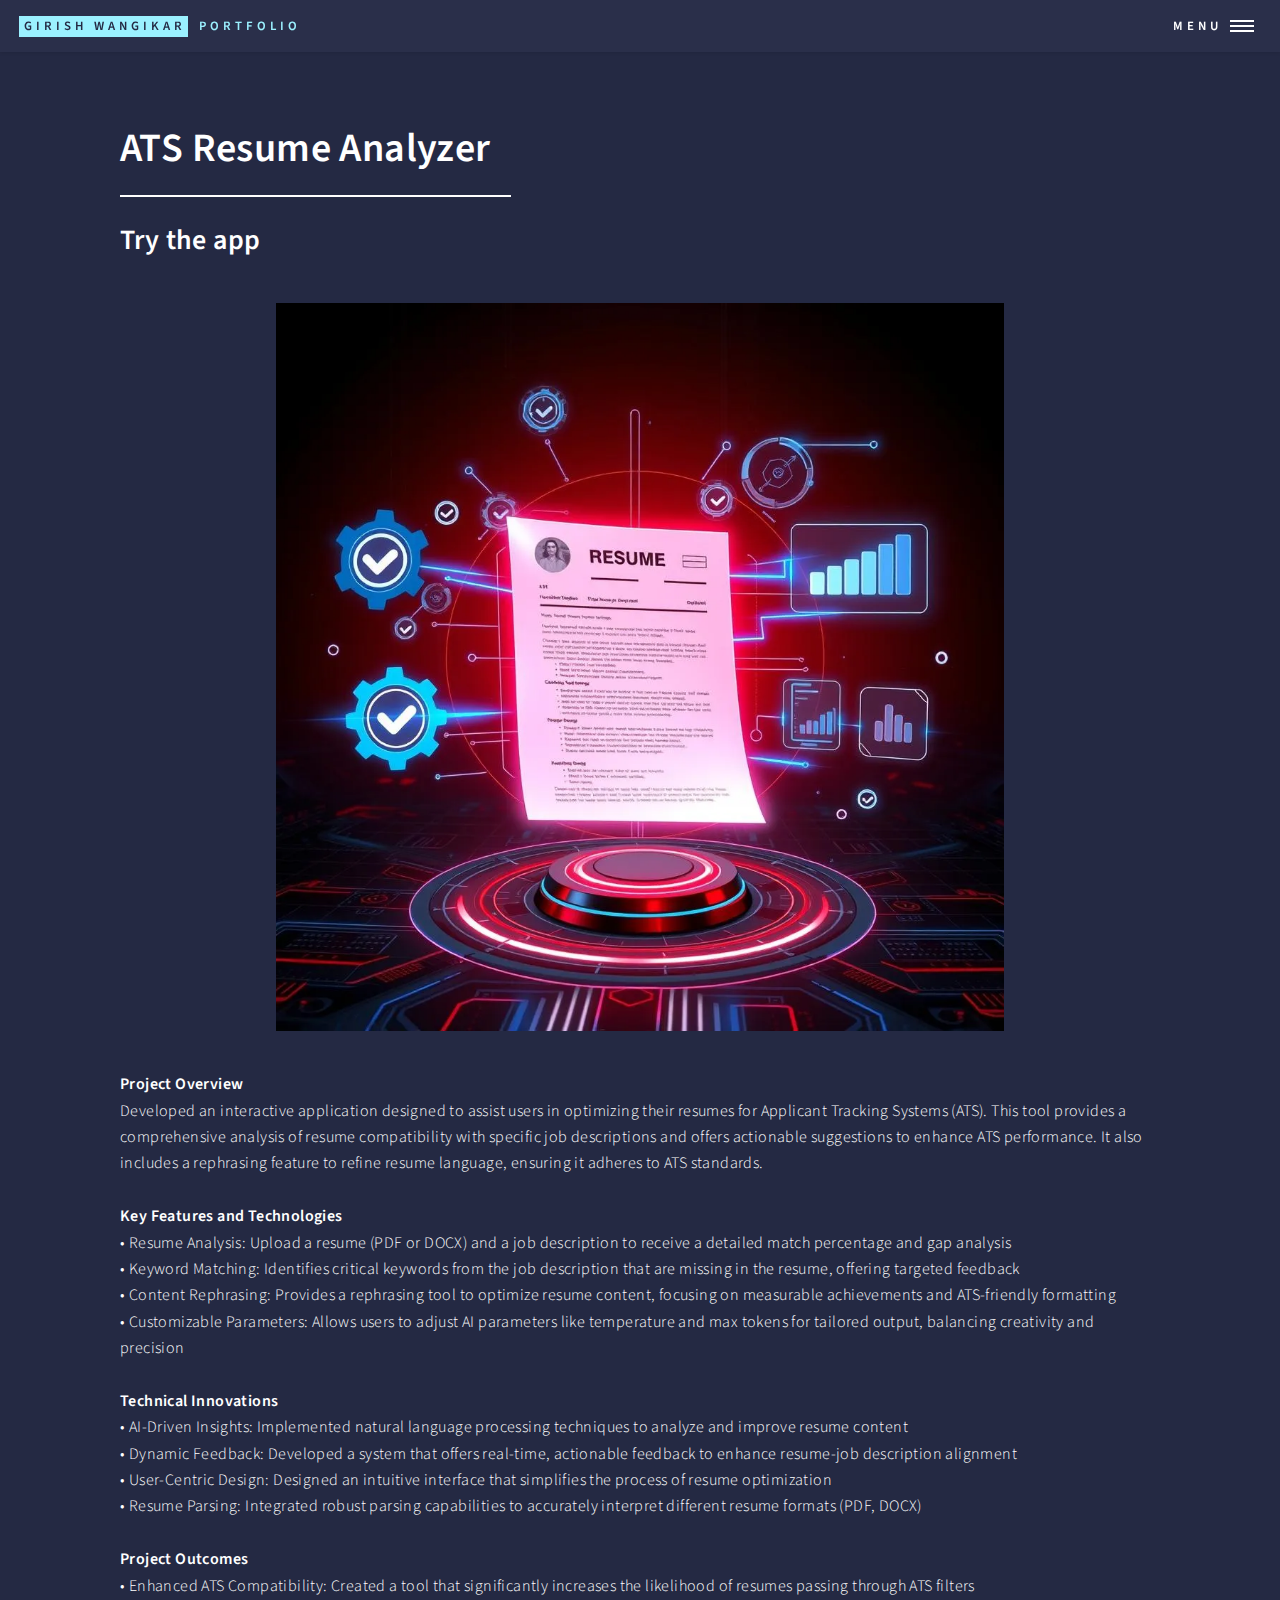
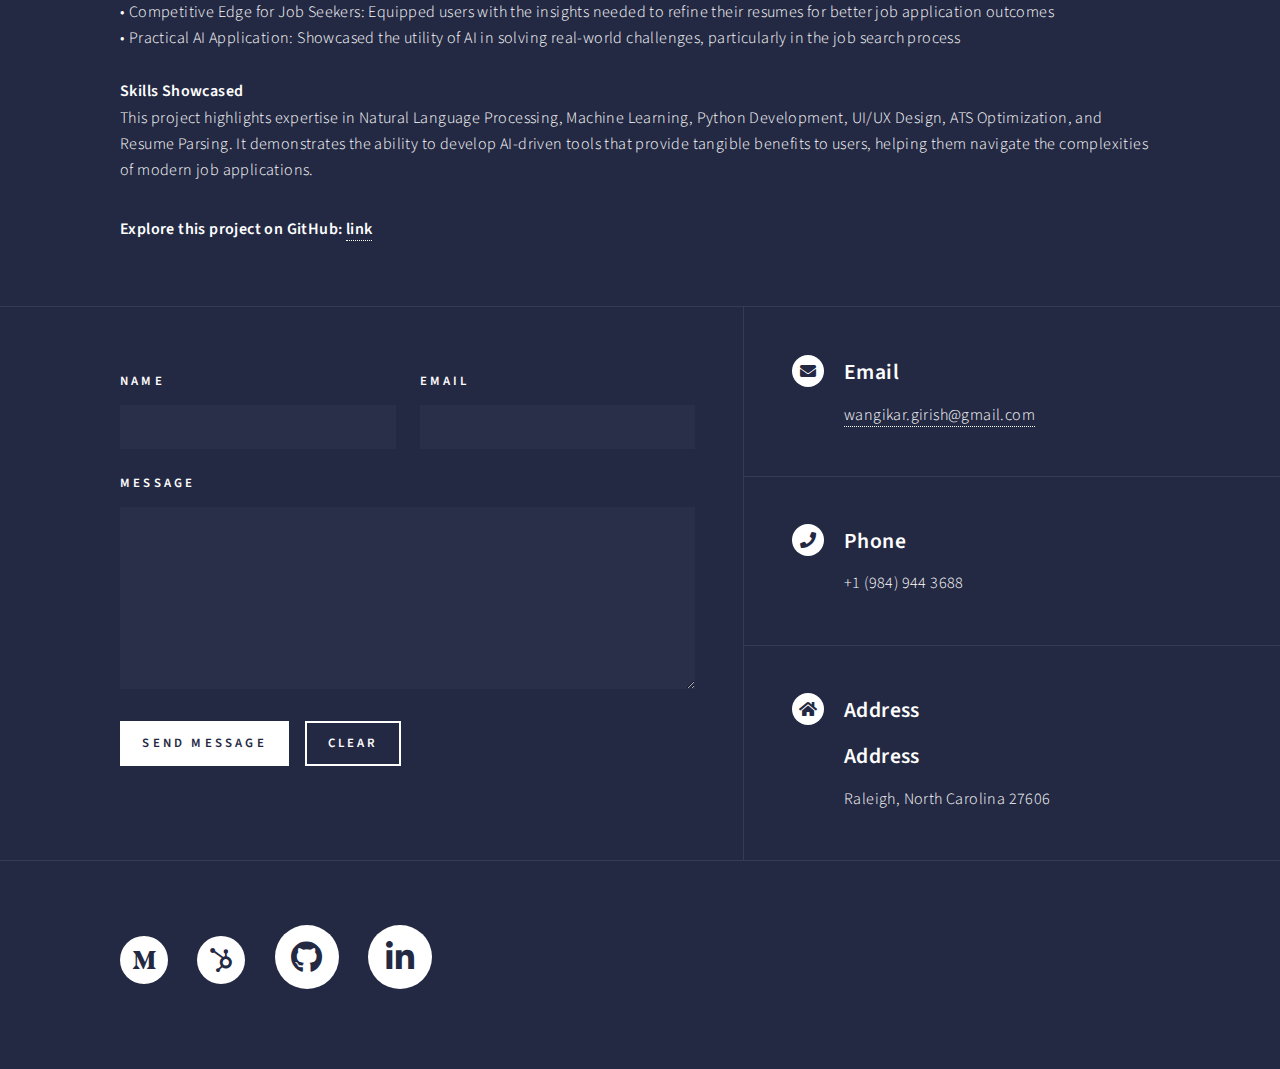
<file: resume_ats_analyzer.html>
<!DOCTYPE HTML>
<!--
	Forty by HTML5 UP
	html5up.net | @ajlkn
	Free for personal and commercial use under the CCA 3.0 license (html5up.net/license)
-->
<html>
	<head>
		<title>Girish Wangikar | Portfolio</title>
		<meta charset="utf-8" />
		<meta name="viewport" content="width=device-width, initial-scale=1, user-scalable=no" />
		<link rel="stylesheet" href="assets/css/main.css" />
		<noscript><link rel="stylesheet" href="assets/css/noscript.css" /></noscript>
	</head>
	<body class="is-preload">

		<!-- Wrapper -->
			<div id="wrapper">

				<!-- Header -->
					<header id="header">
						<a href="index.html" class="logo"><strong>Girish Wangikar</strong> <span>Portfolio</span></a>
						<nav>
							<a href="#menu">Menu</a>
						</nav>
					</header>

				<!-- Menu -->
					<nav id="menu">
						<ul class="links">
							<li><a href="landing.html">About</a></li>
							<li><a href="Skills.html">Skills</a></li>
							<li><a href="Projects.html">Projects</a></li>
							<li><a href="elements.html">Resume</a></li>
							<li><a href="Certifications.html">Certifications</a></li>
						</ul>
						<!-- <ul class="actions stacked">
							<li><a href="#" class="button primary fit">Get Started</a></li>
							<li><a href="#" class="button fit">Log In</a></li>
						</ul> -->
					</nav>

				<!-- Main -->
          <div id="main" class="alt">
              <section id="one">
                  <div class="inner">
                      <header class="major">
                          <h1>ATS Resume Analyzer</h1>
			      <h2><a href="https://huggingface.co/spaces/girishwangikar/ResumeATS" target="_blank">Try the app</a></h2>
                      </header>
                      <span class="image main"><img src="images/Projects/ATS-Resume-Analyzer.png" alt="" style="max-width: 70%; height: auto; display: block; margin: 0 auto;" /></span>
                      <p>
                          <b>Project Overview</b><br>
                          Developed an interactive application designed to assist users in optimizing their resumes for Applicant Tracking Systems (ATS). This tool provides a comprehensive analysis of resume compatibility with specific job descriptions and offers actionable suggestions to enhance ATS performance. It also includes a rephrasing feature to refine resume language, ensuring it adheres to ATS standards.
          
                          <br><br><b>Key Features and Technologies</b><br>
                          • Resume Analysis: Upload a resume (PDF or DOCX) and a job description to receive a detailed match percentage and gap analysis<br>
                          • Keyword Matching: Identifies critical keywords from the job description that are missing in the resume, offering targeted feedback<br>
                          • Content Rephrasing: Provides a rephrasing tool to optimize resume content, focusing on measurable achievements and ATS-friendly formatting<br>
                          • Customizable Parameters: Allows users to adjust AI parameters like temperature and max tokens for tailored output, balancing creativity and precision
          
                          <br><br><b>Technical Innovations</b><br>
                          • AI-Driven Insights: Implemented natural language processing techniques to analyze and improve resume content<br>
                          • Dynamic Feedback: Developed a system that offers real-time, actionable feedback to enhance resume-job description alignment<br>
                          • User-Centric Design: Designed an intuitive interface that simplifies the process of resume optimization<br>
                          • Resume Parsing: Integrated robust parsing capabilities to accurately interpret different resume formats (PDF, DOCX)
          
                          <br><br><b>Project Outcomes</b><br>
                          • Enhanced ATS Compatibility: Created a tool that significantly increases the likelihood of resumes passing through ATS filters<br>
                          • Competitive Edge for Job Seekers: Equipped users with the insights needed to refine their resumes for better job application outcomes<br>
                          • Practical AI Application: Showcased the utility of AI in solving real-world challenges, particularly in the job search process
          
                          <br><br><b>Skills Showcased</b><br>
                          This project highlights expertise in Natural Language Processing, Machine Learning, Python Development, UI/UX Design, ATS Optimization, and Resume Parsing. It demonstrates the ability to develop AI-driven tools that provide tangible benefits to users, helping them navigate the complexities of modern job applications.
          
                      </p>
                      <p><b>Explore this project on GitHub: <a href="https://github.com/GirishWangikar/Resume-ATS-Analyzer" target="_blank">link</a></b></p>
                  </div>
              </section>
          </div>

				<!-- Contact -->
				<section id="contact">
					<div class="inner">
						<section>
							<form method="post" action="#">
								<div class="fields">
									<div class="field half">
										<label for="name">Name</label>
										<input type="text" name="name" id="name" />
									</div>
									<div class="field half">
										<label for="email">Email</label>
										<input type="text" name="email" id="email" />
									</div>
									<div class="field">
										<label for="message">Message</label>
										<textarea name="message" id="message" rows="6"></textarea>
									</div>
								</div>
								<ul class="actions">
									<li><input type="submit" value="Send Message" class="primary" /></li>
									<li><input type="reset" value="Clear" /></li>
								</ul>
							</form>
						</section>
						<section class="split">
							<section>
								<div class="contact-method">
									<span class="icon solid alt fa-envelope"></span>
									<h3>Email</h3>
									<a href="#">wangikar.girish@gmail.com</a>
								</div>
							</section>
							<section>
								<div class="contact-method">
									<span class="icon solid alt fa-phone"></span>
									<h3>Phone</h3>
									<span>+1 (984) 944 3688</span>
								</div>
							</section>
							<section>
								<div class="contact-method">
									<span class="icon solid alt fa-home"></span>
									<h3>Address</h3>
									<h3>Address</h3>
									<span>
									Raleigh, North Carolina
									27606</span>
								</div>
							</section>
						</section>
					</div>
				</section>

				<!-- Footer -->
				<footer id="footer">
					<div class="inner">
						<ul class="icons">
							<li><a href="https://medium.com/@girishwangikar" class="icon brands alt fa-medium-m"><span class="label">Medium</span></a></li>
						        <li><a href="https://huggingface.co/girishwangikar" class="icon brands alt fa-hubspot"><span class="label">Hugging Face</span></a></li>
							<li><a href="https://github.com/GirishWangikar" class="icon brands alt fa-github"><span class="label">GitHub</span></a></li>
						        <li><a href="https://www.linkedin.com/in/girish-wangikar/" class="icon brands alt fa-linkedin-in"><span class="label">LinkedIn</span></a></li>
						</ul>
					</div>
				</footer>

			</div>

		<!-- Scripts -->
			<script src="assets/js/jquery.min.js"></script>
			<script src="assets/js/jquery.scrolly.min.js"></script>
			<script src="assets/js/jquery.scrollex.min.js"></script>
			<script src="assets/js/browser.min.js"></script>
			<script src="assets/js/breakpoints.min.js"></script>
			<script src="assets/js/util.js"></script>
			<script src="assets/js/main.js"></script>

	</body>
</html>
</file>
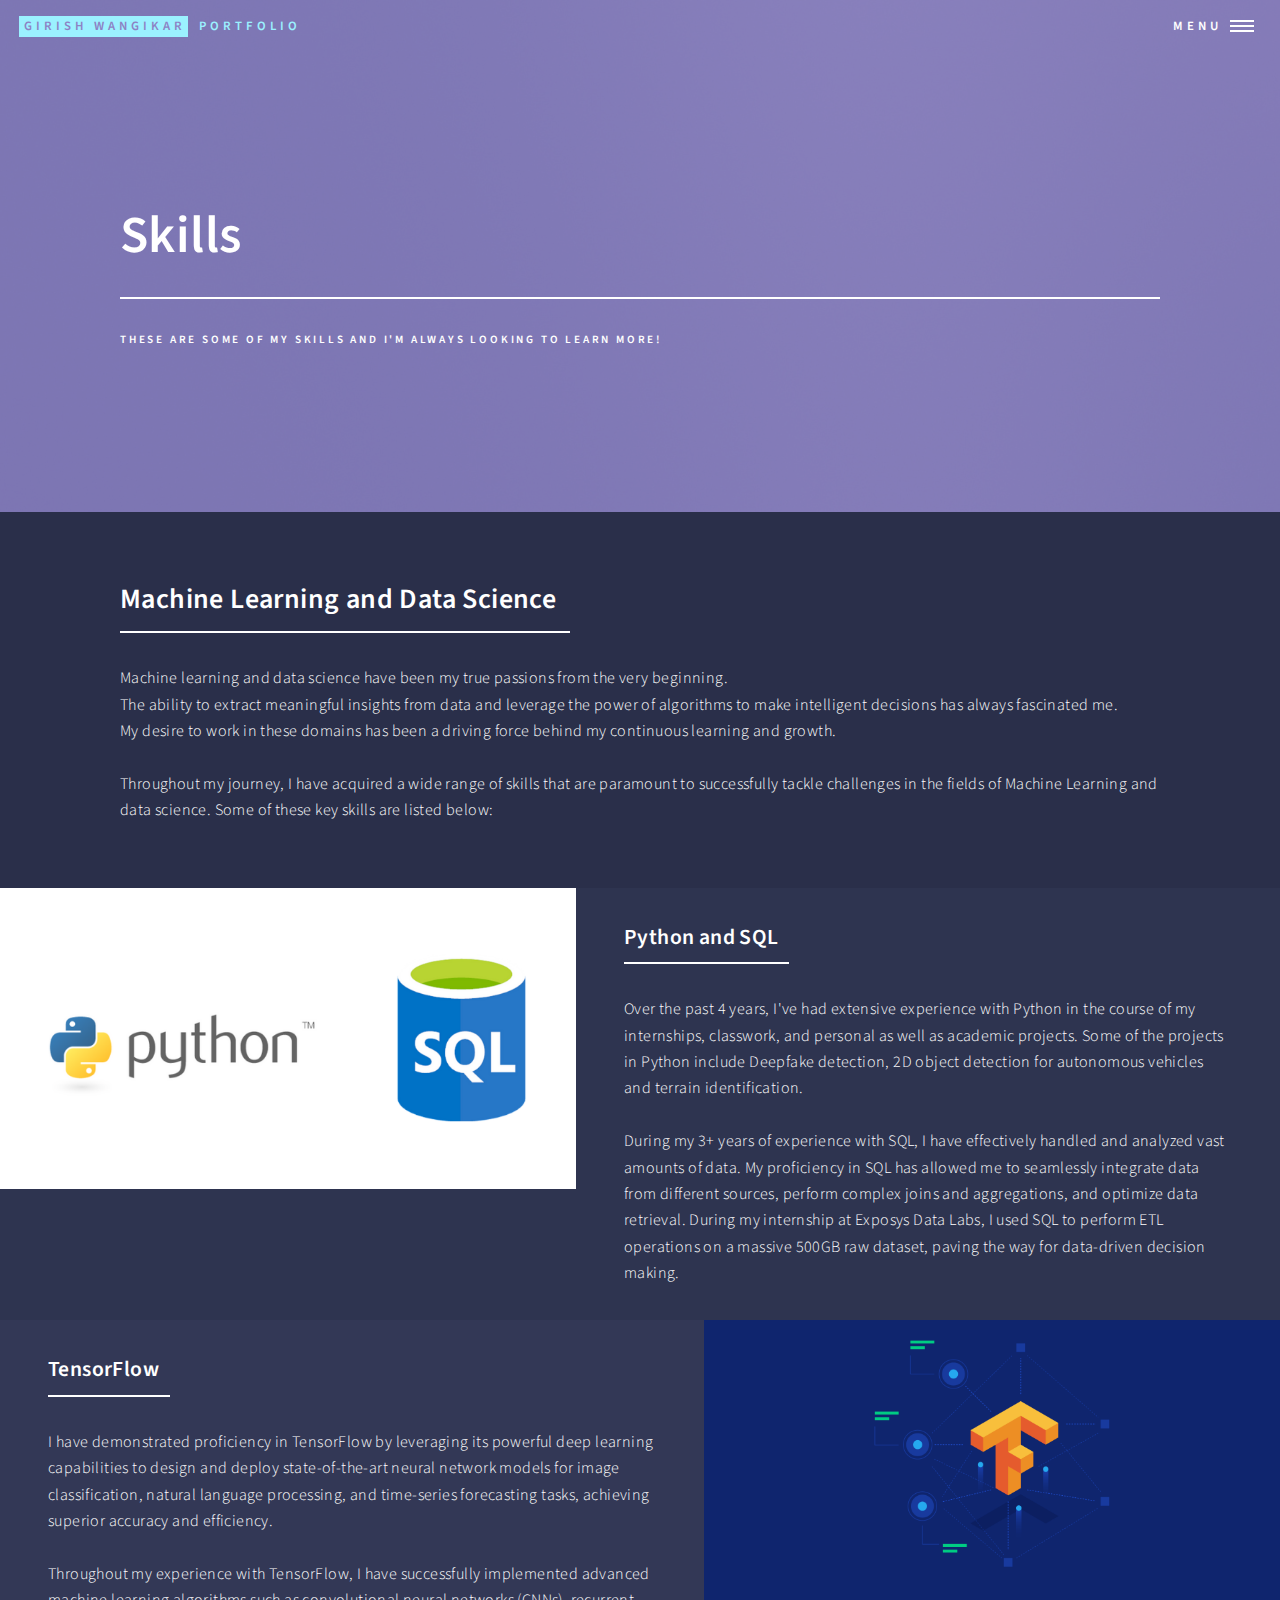
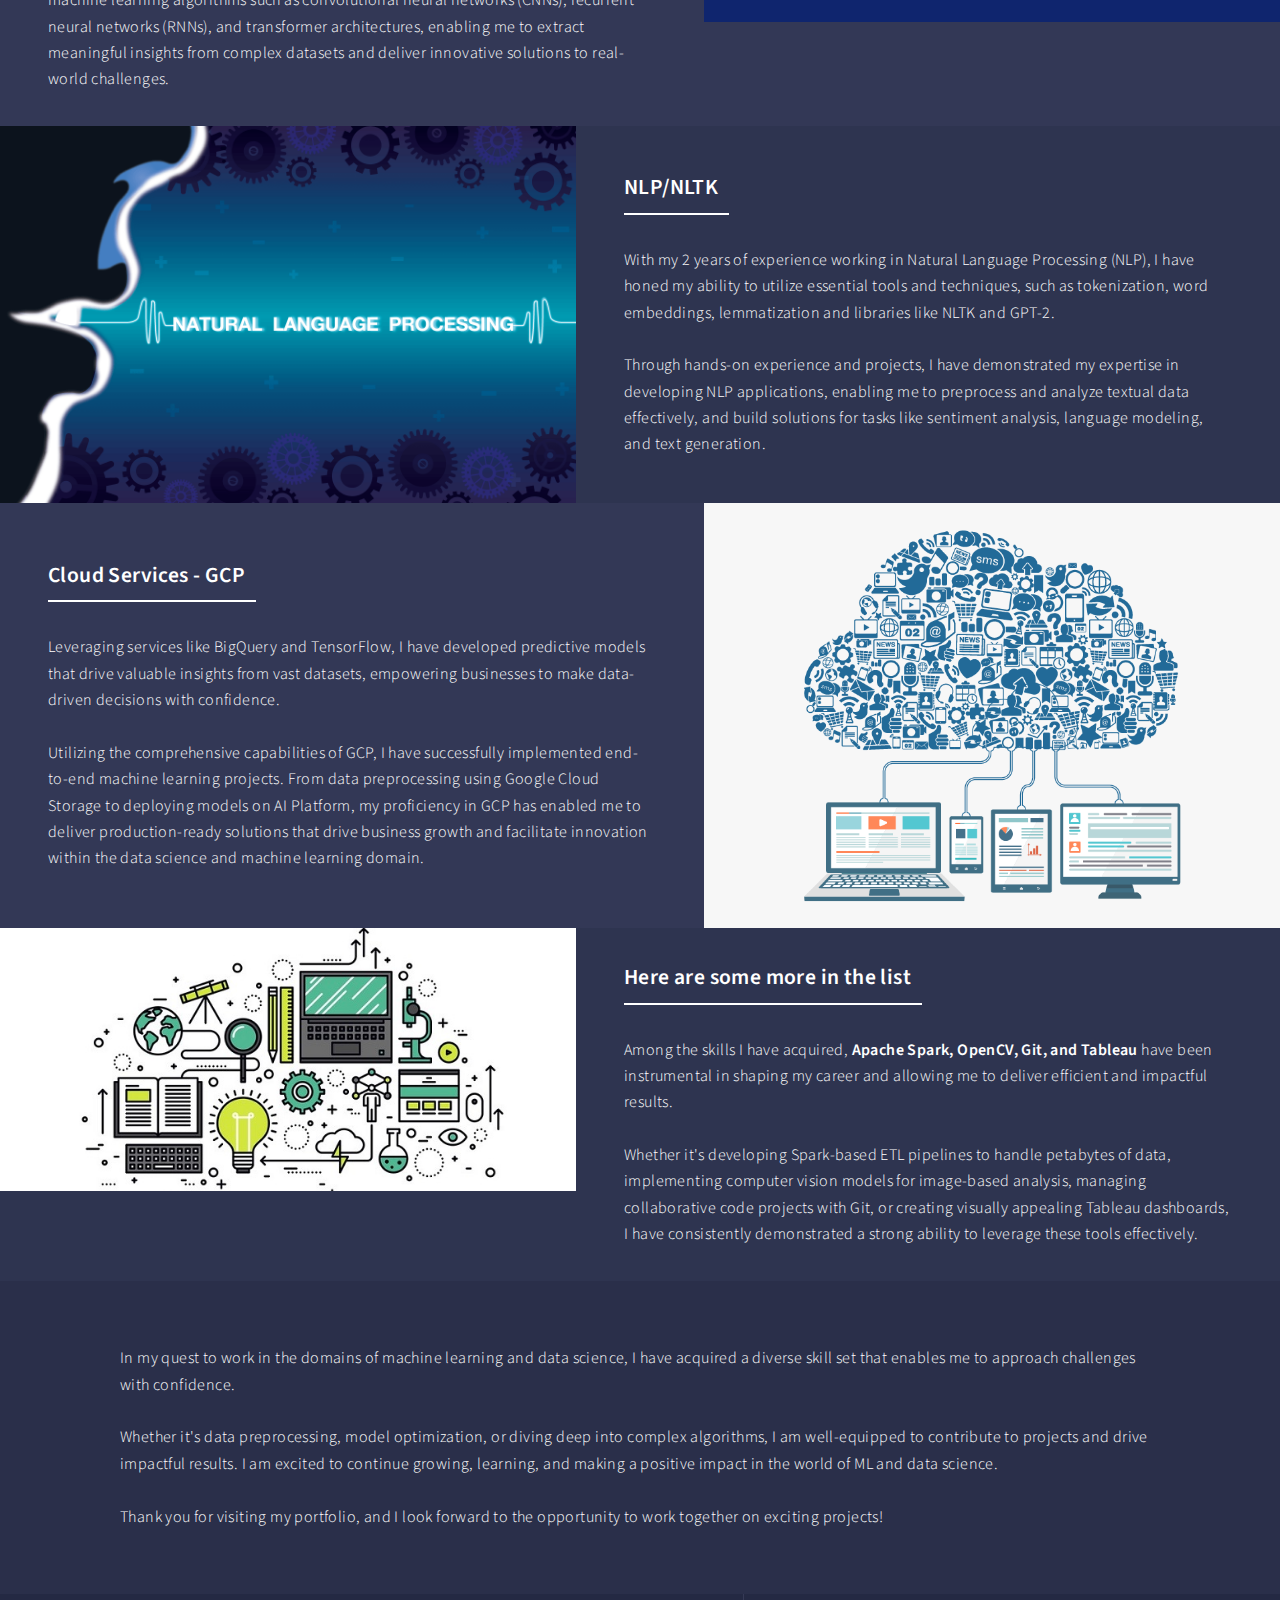
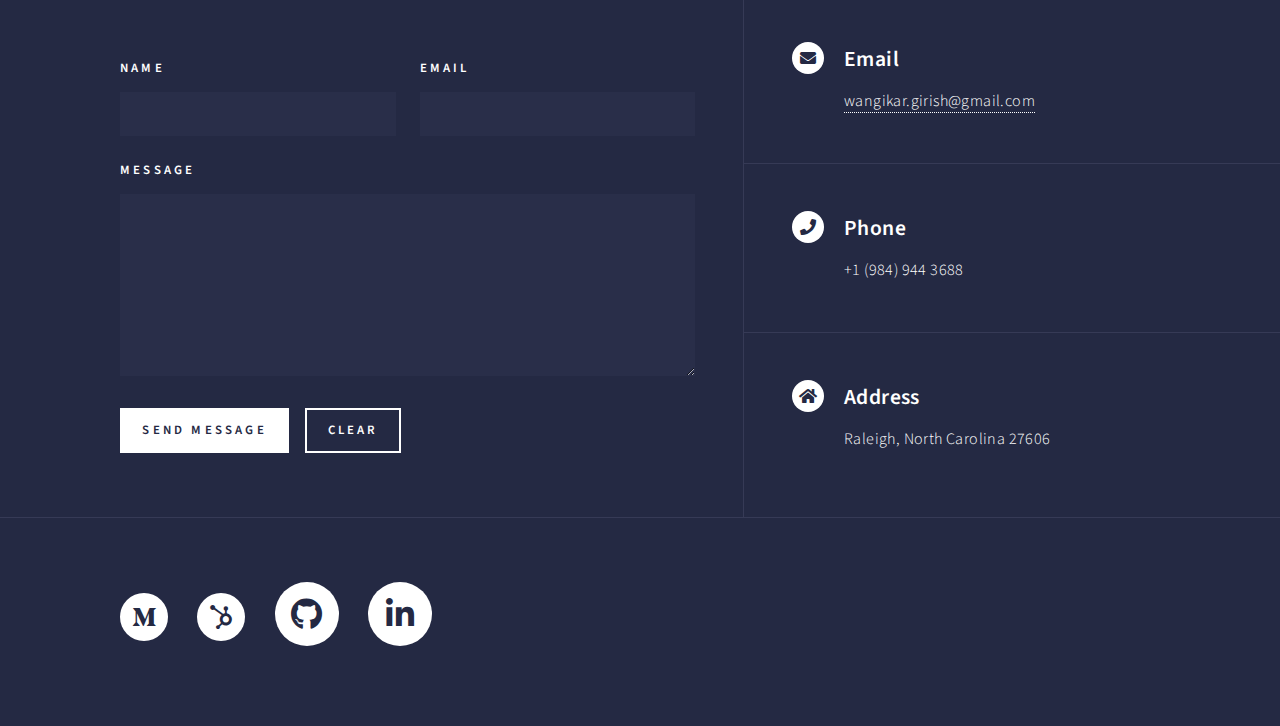
<file: Skills.html>
<!DOCTYPE HTML>
<!--
	Forty by HTML5 UP
	html5up.net | @ajlkn
	Free for personal and commercial use under the CCA 3.0 license (html5up.net/license)
-->
<html>
	<head>
		<title>Girish Wangikar | Portfolio</title>
		<meta charset="utf-8" />
		<meta name="viewport" content="width=device-width, initial-scale=1, user-scalable=no" />
		<link rel="stylesheet" href="assets/css/main.css" />
		<noscript><link rel="stylesheet" href="assets/css/noscript.css" /></noscript>
	</head>
	<body class="is-preload">

		<!-- Wrapper -->
			<div id="wrapper">

				<!-- Header -->
				<!-- Note: The "styleN" class below should match that of the banner element. -->
					<header id="header" class="alt style2">
						<a href="index.html" class="logo"><strong>Girish Wangikar</strong> <span>Portfolio</span></a>
						<nav>
							<a href="#menu">Menu</a>
						</nav>
					</header>

				<!-- Menu -->
					<nav id="menu">
						<ul class="links">
							<li><a href="landing.html">About</a></li>
							<li><a href="Skills.html">Skills</a></li>
							<li><a href="Projects.html">Projects</a></li>
							<li><a href="elements.html">Resume</a></li>
							<li><a href="Certifications.html">Certifications</a></li>
						</ul>
						<!-- <ul class="actions stacked">
							<li><a href="#" class="button primary fit">Get Started</a></li>
							<li><a href="#" class="button fit">Log In</a></li>
						</ul> -->
					</nav>

				<!-- Banner -->
				<!-- Note: The "styleN" class below should match that of the header element. -->
					<section id="banner" class="style2">
						<div class="inner">
							<span class="image">
								<img src="images/pic07.jpg" alt="" />
							</span>
							<header class="major">
								<h1>Skills</h1>
							</header>
							<div class="content">
								<p>These are some of my skills and I'm always looking to learn more!</p>
							</div>
						</div>
					</section>

				<!-- Main -->
					<div id="main">

						<!-- One -->
							<section id="one">
								<div class="inner">
									<header class="major">
										<h2>Machine Learning and Data Science</h2>
									</header>
									<p>Machine learning and data science have been my true passions from the very beginning. </br>The ability to extract meaningful insights from data and leverage the power of algorithms to make intelligent decisions has always fascinated me. </br>My desire to work in these domains has been a driving force behind my continuous learning and growth.
									<br></br>Throughout my journey, I have acquired a wide range of skills that are paramount to successfully tackle challenges in the fields of Machine Learning and data science. Some of these key skills are listed below:</p>
								</div>
							</section>

						<!-- Two -->
							<section id="two" class="spotlights">
								<section>
									<a href="generic.html" class="image">
										<img src="images/Skills/Py and SQL.png" alt="" data-position="center center" />
									</a>
									<div class="content">
										<div class="inner">
											<header class="major">
												<h3>Python and SQL</h3>
											</header>
											<p>Over the past 4 years, I've had extensive experience with Python in the course of my internships, classwork, and personal as well as academic projects. Some of the projects in Python include Deepfake detection, 2D object detection for autonomous vehicles and terrain identification. 
											</br><br>During my 3+ years of experience with SQL, I have effectively handled and analyzed vast amounts of data. My proficiency in SQL has allowed me to seamlessly integrate data from different sources, perform complex joins and aggregations, and optimize data retrieval. During my internship at Exposys Data Labs, I used SQL to perform ETL operations on a massive 500GB raw dataset, paving the way for data-driven decision making.
											</p>
											<!-- <ul class="actions">
												<li><a href="generic.html" class="button">Learn more</a></li>
											</ul> -->
										</div>
									</div>
								</section>
								<section>
									<a href="generic.html" class="image">
										<img src="images/Skills/TF logo.png" alt="" data-position="top center" />
									</a>
									<div class="content">
										<div class="inner">
											<header class="major">
												<h3>TensorFlow</h3>
											</header>
											<p>I have demonstrated proficiency in TensorFlow by leveraging its powerful deep learning capabilities to design and deploy state-of-the-art neural network models for image classification, natural language processing, and time-series forecasting tasks, achieving superior accuracy and efficiency.
											</br><br>Throughout my experience with TensorFlow, I have successfully implemented advanced machine learning algorithms such as convolutional neural networks (CNNs), recurrent neural networks (RNNs), and transformer architectures, enabling me to extract meaningful insights from complex datasets and deliver innovative solutions to real-world challenges.</p>
											<!-- <ul class="actions">
												<li><a href="generic.html" class="button">Learn more</a></li>
											</ul> -->
										</div>
									</div>
								</section>
								<section>
									<a href="generic.html" class="image">
										<img src="images/Skills/nlp.png" alt="" data-position="25% 25%" />
									</a>
									<div class="content">
										<div class="inner">
											<header class="major">
												<h3>NLP/NLTK</h3>
											</header>
											<p>With my 2 years of experience working in Natural Language Processing (NLP), I have honed my ability to utilize essential tools and techniques, such as  tokenization, word embeddings, lemmatization and libraries like NLTK and GPT-2. 
											</br><br>Through hands-on experience and projects, I have demonstrated my expertise in developing NLP applications, enabling me to preprocess and analyze textual data effectively, and build solutions for tasks like sentiment analysis, language modeling, and text generation.</p>
											<!-- <ul class="actions">
												<li><a href="generic.html" class="button">Learn more</a></li>
											</ul> -->
										</div>
									</div>
								</section>
								<section>
									<a href="generic.html" class="image">
										<img src="images/Skills/GCP cloud.png" alt="" data-position="25% 25%" />
									</a>
									<div class="content">
										<div class="inner">
											<header class="major">
												<h3>Cloud Services - GCP</h3>
											</header>
											<p>Leveraging services like BigQuery and TensorFlow, I have developed predictive models that drive valuable insights from vast datasets, empowering businesses to make data-driven decisions with confidence.
											</br><br>Utilizing the comprehensive capabilities of GCP, I have successfully implemented end-to-end machine learning projects. From data preprocessing using Google Cloud Storage to deploying models on AI Platform, my proficiency in GCP has enabled me to deliver production-ready solutions that drive business growth and facilitate innovation within the data science and machine learning domain.</p>
											<!-- <ul class="actions">
												<li><a href="generic.html" class="button">Learn more</a></li>
											</ul> -->
										</div>
									</div>
								</section>
								<section>
									<a href="generic.html" class="image">
										<img src="images/Skills/Technical-Skills.jpg" alt="" data-position="25% 25%" />
									</a>
									<div class="content">
										<div class="inner">
											<header class="major">
												<h3>Here are some more in the list</h3>
											</header>
											<p>Among the skills I have acquired, <b>Apache Spark, OpenCV, Git, and Tableau</b> have been instrumental in shaping my career and allowing me to deliver efficient and impactful results. 
											</br><br>Whether it's developing Spark-based ETL pipelines to handle petabytes of data, implementing computer vision models for image-based analysis, managing collaborative code projects with Git, or creating visually appealing Tableau dashboards, I have consistently demonstrated a strong ability to leverage these tools effectively.</p>
											<!-- <ul class="actions">
												<li><a href="generic.html" class="button">Learn more</a></li>
											</ul> -->
										</div>
									</div>
								</section>
							</section>

						<!-- Three -->
							<section id="three">
								<div class="inner">
									<!-- <header class="major">
										<h2>Massa libero</h2>
									</header> -->
									<p>In my quest to work in the domains of machine learning and data science, I have acquired a diverse skill set that enables me to approach challenges with confidence. 
									</br><br>Whether it's data preprocessing, model optimization, or diving deep into complex algorithms, I am well-equipped to contribute to projects and drive impactful results. I am excited to continue growing, learning, and making a positive impact in the world of ML and data science. <br></br>Thank you for visiting my portfolio, and I look forward to the opportunity to work together on exciting projects!</p>
									<!-- <ul class="actions">
										<li><a href="generic.html" class="button next">Get Started</a></li>
									</ul> -->
								</div>
							</section>

					</div>

				<!-- Contact -->
				<section id="contact">
					<div class="inner">
						<section>
							<form method="post" action="#">
								<div class="fields">
									<div class="field half">
										<label for="name">Name</label>
										<input type="text" name="name" id="name" />
									</div>
									<div class="field half">
										<label for="email">Email</label>
										<input type="text" name="email" id="email" />
									</div>
									<div class="field">
										<label for="message">Message</label>
										<textarea name="message" id="message" rows="6"></textarea>
									</div>
								</div>
								<ul class="actions">
									<li><input type="submit" value="Send Message" class="primary" /></li>
									<li><input type="reset" value="Clear" /></li>
								</ul>
							</form>
						</section>
						<section class="split">
							<section>
								<div class="contact-method">
									<span class="icon solid alt fa-envelope"></span>
									<h3>Email</h3>
									<a href="#">wangikar.girish@gmail.com</a>
								</div>
							</section>
							<section>
								<div class="contact-method">
									<span class="icon solid alt fa-phone"></span>
									<h3>Phone</h3>
									<span>+1 (984) 944 3688</span>
								</div>
							</section>
							<section>
								<div class="contact-method">
									<span class="icon solid alt fa-home"></span>
									<h3>Address</h3>
									<span>
									Raleigh, North Carolina
									27606</span>
								</div>
							</section>
						</section>
					</div>
				</section>

				<!-- Footer -->
				<footer id="footer">
					<div class="inner">
						<ul class="icons">
							<li><a href="https://medium.com/@girishwangikar" class="icon brands alt fa-medium-m"><span class="label">Medium</span></a></li>
						        <li><a href="https://huggingface.co/girishwangikar" class="icon brands alt fa-hubspot"><span class="label">Hugging Face</span></a></li>
							<li><a href="https://github.com/GirishWangikar" class="icon brands alt fa-github"><span class="label">GitHub</span></a></li>
						        <li><a href="https://www.linkedin.com/in/girish-wangikar/" class="icon brands alt fa-linkedin-in"><span class="label">LinkedIn</span></a></li>
						</ul>
					</div>
				</footer>

			</div>

		<!-- Scripts -->
			<script src="assets/js/jquery.min.js"></script>
			<script src="assets/js/jquery.scrolly.min.js"></script>
			<script src="assets/js/jquery.scrollex.min.js"></script>
			<script src="assets/js/browser.min.js"></script>
			<script src="assets/js/breakpoints.min.js"></script>
			<script src="assets/js/util.js"></script>
			<script src="assets/js/main.js"></script>

	</body>
</html>
</file>
<file: assets/css/noscript.css>
/*
	Forty by HTML5 UP
	html5up.net | @ajlkn
	Free for personal and commercial use under the CCA 3.0 license (html5up.net/license)
*/

/* Banner */

	body.is-preload #banner:after {
		opacity: 0.85;
	}

	body.is-preload #banner > .inner {
		-moz-filter: none;
		-webkit-filter: none;
		-ms-filter: none;
		filter: none;
		-moz-transform: none;
		-webkit-transform: none;
		-ms-transform: none;
		transform: none;
		opacity: 1;
	}
</file>
<file: assets/css/main.css>
@import url(fontawesome-all.min.css);
@import url("https://fonts.googleapis.com/css?family=Source+Sans+Pro:300,300italic,600,600italic");

/*
	Forty by HTML5 UP
	html5up.net | @ajlkn
	Free for personal and commercial use under the CCA 3.0 license (html5up.net/license)
*/

html, body, div, span, applet, object,
iframe, h1, h2, h3, h4, h5, h6, p, blockquote,
pre, a, abbr, acronym, address, big, cite,
code, del, dfn, em, img, ins, kbd, q, s, samp,
small, strike, strong, sub, sup, tt, var, b,
u, i, center, dl, dt, dd, ol, ul, li, fieldset,
form, label, legend, table, caption, tbody,
tfoot, thead, tr, th, td, article, aside,
canvas, details, embed, figure, figcaption,
footer, header, hgroup, menu, nav, output, ruby,
section, summary, time, mark, audio, video {
	margin: 0;
	padding: 0;
	border: 0;
	font-size: 100%;
	font: inherit;
	vertical-align: baseline;}

article, aside, details, figcaption, figure,
footer, header, hgroup, menu, nav, section {
	display: block;}

body {
	line-height: 1;
}

ol, ul {
	list-style: none;
}

blockquote, q {
	quotes: none;
}

	blockquote:before, blockquote:after, q:before, q:after {
		content: '';
		content: none;
	}

table {
	border-collapse: collapse;
	border-spacing: 0;
}

body {
	-webkit-text-size-adjust: none;
}

mark {
	background-color: transparent;
	color: inherit;
}

input::-moz-focus-inner {
	border: 0;
	padding: 0;
}

input, select, textarea {
	-moz-appearance: none;
	-webkit-appearance: none;
	-ms-appearance: none;
	appearance: none;
}

/* Basic */

	@-ms-viewport {
		width: device-width;
	}

	body {
		-ms-overflow-style: scrollbar;
	}

	@media screen and (max-width: 480px) {

		html, body {
			min-width: 320px;
		}

	}

	html {
		box-sizing: border-box;
	}

	*, *:before, *:after {
		box-sizing: inherit;
	}

	body {
		background: #242943;
	}

		body.is-preload *, body.is-preload *:before, body.is-preload *:after {
			-moz-animation: none !important;
			-webkit-animation: none !important;
			-ms-animation: none !important;
			animation: none !important;
			-moz-transition: none !important;
			-webkit-transition: none !important;
			-ms-transition: none !important;
			transition: none !important;
		}

/* Type */

	body, input, select, textarea {
		color: #ffffff;
		font-family: "Source Sans Pro", Helvetica, sans-serif;
		font-size: 17pt;
		font-weight: 300;
		letter-spacing: 0.025em;
		line-height: 1.65;
	}

		@media screen and (max-width: 1680px) {

			body, input, select, textarea {
				font-size: 14pt;
			}

		}

		@media screen and (max-width: 1280px) {

			body, input, select, textarea {
				font-size: 12pt;
			}

		}

		@media screen and (max-width: 360px) {

			body, input, select, textarea {
				font-size: 11pt;
			}

		}

	a {
		-moz-transition: color 0.2s ease-in-out, border-bottom-color 0.2s ease-in-out;
		-webkit-transition: color 0.2s ease-in-out, border-bottom-color 0.2s ease-in-out;
		-ms-transition: color 0.2s ease-in-out, border-bottom-color 0.2s ease-in-out;
		transition: color 0.2s ease-in-out, border-bottom-color 0.2s ease-in-out;
		border-bottom: dotted 1px;
		color: inherit;
		text-decoration: none;
	}

		a:hover {
			border-bottom-color: transparent;
			color: #9bf1ff !important;
		}

		a:active {
			color: #53e3fb !important;
		}

	strong, b {
		color: #ffffff;
		font-weight: 600;
	}

	em, i {
		font-style: italic;
	}

	p {
		margin: 0 0 2em 0;
	}

	h1, h2, h3, h4, h5, h6 {
		color: #ffffff;
		font-weight: 600;
		line-height: 1.65;
		margin: 0 0 1em 0;
	}

		h1 a, h2 a, h3 a, h4 a, h5 a, h6 a {
			color: inherit;
			border-bottom: 0;
		}

	h1 {
		font-size: 2.5em;
	}

	h2 {
		font-size: 1.75em;
	}

	h3 {
		font-size: 1.35em;
	}

	h4 {
		font-size: 1.1em;
	}

	h5 {
		font-size: 0.9em;
	}

	h6 {
		font-size: 0.7em;
	}

	@media screen and (max-width: 736px) {

		h1 {
			font-size: 2em;
		}

		h2 {
			font-size: 1.5em;
		}

		h3 {
			font-size: 1.25em;
		}

	}

	sub {
		font-size: 0.8em;
		position: relative;
		top: 0.5em;
	}

	sup {
		font-size: 0.8em;
		position: relative;
		top: -0.5em;
	}

	blockquote {
		border-left: solid 4px rgba(212, 212, 255, 0.1);
		font-style: italic;
		margin: 0 0 2em 0;
		padding: 0.5em 0 0.5em 2em;
	}

	code {
		background: rgba(212, 212, 255, 0.035);
		font-family: "Courier New", monospace;
		font-size: 0.9em;
		margin: 0 0.25em;
		padding: 0.25em 0.65em;
	}

	pre {
		-webkit-overflow-scrolling: touch;
		font-family: "Courier New", monospace;
		font-size: 0.9em;
		margin: 0 0 2em 0;
	}

		pre code {
			display: block;
			line-height: 1.75;
			padding: 1em 1.5em;
			overflow-x: auto;
		}

	hr {
		border: 0;
		border-bottom: solid 1px rgba(212, 212, 255, 0.1);
		margin: 2em 0;
	}

		hr.major {
			margin: 3em 0;
		}

	.align-left {
		text-align: left;
	}

	.align-center {
		text-align: center;
	}

	.align-right {
		text-align: right;
	}

/* Row */

	.row {
		display: flex;
		flex-wrap: wrap;
		box-sizing: border-box;
		align-items: stretch;
	}

		.row > * {
			box-sizing: border-box;
		}

		.row.gtr-uniform > * > :last-child {
			margin-bottom: 0;
		}

		.row.aln-left {
			justify-content: flex-start;
		}

		.row.aln-center {
			justify-content: center;
		}

		.row.aln-right {
			justify-content: flex-end;
		}

		.row.aln-top {
			align-items: flex-start;
		}

		.row.aln-middle {
			align-items: center;
		}

		.row.aln-bottom {
			align-items: flex-end;
		}

		.row > .imp {
			order: -1;
		}

		.row > .col-1 {
			width: 8.33333%;
		}

		.row > .off-1 {
			margin-left: 8.33333%;
		}

		.row > .col-2 {
			width: 16.66667%;
		}

		.row > .off-2 {
			margin-left: 16.66667%;
		}

		.row > .col-3 {
			width: 25%;
		}

		.row > .off-3 {
			margin-left: 25%;
		}

		.row > .col-4 {
			width: 33.33333%;
		}

		.row > .off-4 {
			margin-left: 33.33333%;
		}

		.row > .col-5 {
			width: 41.66667%;
		}

		.row > .off-5 {
			margin-left: 41.66667%;
		}

		.row > .col-6 {
			width: 50%;
		}

		.row > .off-6 {
			margin-left: 50%;
		}

		.row > .col-7 {
			width: 58.33333%;
		}

		.row > .off-7 {
			margin-left: 58.33333%;
		}

		.row > .col-8 {
			width: 66.66667%;
		}

		.row > .off-8 {
			margin-left: 66.66667%;
		}

		.row > .col-9 {
			width: 75%;
		}

		.row > .off-9 {
			margin-left: 75%;
		}

		.row > .col-10 {
			width: 83.33333%;
		}

		.row > .off-10 {
			margin-left: 83.33333%;
		}

		.row > .col-11 {
			width: 91.66667%;
		}

		.row > .off-11 {
			margin-left: 91.66667%;
		}

		.row > .col-12 {
			width: 100%;
		}

		.row > .off-12 {
			margin-left: 100%;
		}

		.row.gtr-0 {
			margin-top: 0;
			margin-left: 0em;
		}

			.row.gtr-0 > * {
				padding: 0 0 0 0em;
			}

			.row.gtr-0.gtr-uniform {
				margin-top: 0em;
			}

				.row.gtr-0.gtr-uniform > * {
					padding-top: 0em;
				}

		.row.gtr-25 {
			margin-top: 0;
			margin-left: -0.5em;
		}

			.row.gtr-25 > * {
				padding: 0 0 0 0.5em;
			}

			.row.gtr-25.gtr-uniform {
				margin-top: -0.5em;
			}

				.row.gtr-25.gtr-uniform > * {
					padding-top: 0.5em;
				}

		.row.gtr-50 {
			margin-top: 0;
			margin-left: -1em;
		}

			.row.gtr-50 > * {
				padding: 0 0 0 1em;
			}

			.row.gtr-50.gtr-uniform {
				margin-top: -1em;
			}

				.row.gtr-50.gtr-uniform > * {
					padding-top: 1em;
				}

		.row {
			margin-top: 0;
			margin-left: -2em;
		}

			.row > * {
				padding: 0 0 0 2em;
			}

			.row.gtr-uniform {
				margin-top: -2em;
			}

				.row.gtr-uniform > * {
					padding-top: 2em;
				}

		.row.gtr-150 {
			margin-top: 0;
			margin-left: -3em;
		}

			.row.gtr-150 > * {
				padding: 0 0 0 3em;
			}

			.row.gtr-150.gtr-uniform {
				margin-top: -3em;
			}

				.row.gtr-150.gtr-uniform > * {
					padding-top: 3em;
				}

		.row.gtr-200 {
			margin-top: 0;
			margin-left: -4em;
		}

			.row.gtr-200 > * {
				padding: 0 0 0 4em;
			}

			.row.gtr-200.gtr-uniform {
				margin-top: -4em;
			}

				.row.gtr-200.gtr-uniform > * {
					padding-top: 4em;
				}

		@media screen and (max-width: 1680px) {

			.row {
				display: flex;
				flex-wrap: wrap;
				box-sizing: border-box;
				align-items: stretch;
			}

				.row > * {
					box-sizing: border-box;
				}

				.row.gtr-uniform > * > :last-child {
					margin-bottom: 0;
				}

				.row.aln-left {
					justify-content: flex-start;
				}

				.row.aln-center {
					justify-content: center;
				}

				.row.aln-right {
					justify-content: flex-end;
				}

				.row.aln-top {
					align-items: flex-start;
				}

				.row.aln-middle {
					align-items: center;
				}

				.row.aln-bottom {
					align-items: flex-end;
				}

				.row > .imp-xlarge {
					order: -1;
				}

				.row > .col-1-xlarge {
					width: 8.33333%;
				}

				.row > .off-1-xlarge {
					margin-left: 8.33333%;
				}

				.row > .col-2-xlarge {
					width: 16.66667%;
				}

				.row > .off-2-xlarge {
					margin-left: 16.66667%;
				}

				.row > .col-3-xlarge {
					width: 25%;
				}

				.row > .off-3-xlarge {
					margin-left: 25%;
				}

				.row > .col-4-xlarge {
					width: 33.33333%;
				}

				.row > .off-4-xlarge {
					margin-left: 33.33333%;
				}

				.row > .col-5-xlarge {
					width: 41.66667%;
				}

				.row > .off-5-xlarge {
					margin-left: 41.66667%;
				}

				.row > .col-6-xlarge {
					width: 50%;
				}

				.row > .off-6-xlarge {
					margin-left: 50%;
				}

				.row > .col-7-xlarge {
					width: 58.33333%;
				}

				.row > .off-7-xlarge {
					margin-left: 58.33333%;
				}

				.row > .col-8-xlarge {
					width: 66.66667%;
				}

				.row > .off-8-xlarge {
					margin-left: 66.66667%;
				}

				.row > .col-9-xlarge {
					width: 75%;
				}

				.row > .off-9-xlarge {
					margin-left: 75%;
				}

				.row > .col-10-xlarge {
					width: 83.33333%;
				}

				.row > .off-10-xlarge {
					margin-left: 83.33333%;
				}

				.row > .col-11-xlarge {
					width: 91.66667%;
				}

				.row > .off-11-xlarge {
					margin-left: 91.66667%;
				}

				.row > .col-12-xlarge {
					width: 100%;
				}

				.row > .off-12-xlarge {
					margin-left: 100%;
				}

				.row.gtr-0 {
					margin-top: 0;
					margin-left: 0em;
				}

					.row.gtr-0 > * {
						padding: 0 0 0 0em;
					}

					.row.gtr-0.gtr-uniform {
						margin-top: 0em;
					}

						.row.gtr-0.gtr-uniform > * {
							padding-top: 0em;
						}

				.row.gtr-25 {
					margin-top: 0;
					margin-left: -0.5em;
				}

					.row.gtr-25 > * {
						padding: 0 0 0 0.5em;
					}

					.row.gtr-25.gtr-uniform {
						margin-top: -0.5em;
					}

						.row.gtr-25.gtr-uniform > * {
							padding-top: 0.5em;
						}

				.row.gtr-50 {
					margin-top: 0;
					margin-left: -1em;
				}

					.row.gtr-50 > * {
						padding: 0 0 0 1em;
					}

					.row.gtr-50.gtr-uniform {
						margin-top: -1em;
					}

						.row.gtr-50.gtr-uniform > * {
							padding-top: 1em;
						}

				.row {
					margin-top: 0;
					margin-left: -2em;
				}

					.row > * {
						padding: 0 0 0 2em;
					}

					.row.gtr-uniform {
						margin-top: -2em;
					}

						.row.gtr-uniform > * {
							padding-top: 2em;
						}

				.row.gtr-150 {
					margin-top: 0;
					margin-left: -3em;
				}

					.row.gtr-150 > * {
						padding: 0 0 0 3em;
					}

					.row.gtr-150.gtr-uniform {
						margin-top: -3em;
					}

						.row.gtr-150.gtr-uniform > * {
							padding-top: 3em;
						}

				.row.gtr-200 {
					margin-top: 0;
					margin-left: -4em;
				}

					.row.gtr-200 > * {
						padding: 0 0 0 4em;
					}

					.row.gtr-200.gtr-uniform {
						margin-top: -4em;
					}

						.row.gtr-200.gtr-uniform > * {
							padding-top: 4em;
						}

		}

		@media screen and (max-width: 1280px) {

			.row {
				display: flex;
				flex-wrap: wrap;
				box-sizing: border-box;
				align-items: stretch;
			}

				.row > * {
					box-sizing: border-box;
				}

				.row.gtr-uniform > * > :last-child {
					margin-bottom: 0;
				}

				.row.aln-left {
					justify-content: flex-start;
				}

				.row.aln-center {
					justify-content: center;
				}

				.row.aln-right {
					justify-content: flex-end;
				}

				.row.aln-top {
					align-items: flex-start;
				}

				.row.aln-middle {
					align-items: center;
				}

				.row.aln-bottom {
					align-items: flex-end;
				}

				.row > .imp-large {
					order: -1;
				}

				.row > .col-1-large {
					width: 8.33333%;
				}

				.row > .off-1-large {
					margin-left: 8.33333%;
				}

				.row > .col-2-large {
					width: 16.66667%;
				}

				.row > .off-2-large {
					margin-left: 16.66667%;
				}

				.row > .col-3-large {
					width: 25%;
				}

				.row > .off-3-large {
					margin-left: 25%;
				}

				.row > .col-4-large {
					width: 33.33333%;
				}

				.row > .off-4-large {
					margin-left: 33.33333%;
				}

				.row > .col-5-large {
					width: 41.66667%;
				}

				.row > .off-5-large {
					margin-left: 41.66667%;
				}

				.row > .col-6-large {
					width: 50%;
				}

				.row > .off-6-large {
					margin-left: 50%;
				}

				.row > .col-7-large {
					width: 58.33333%;
				}

				.row > .off-7-large {
					margin-left: 58.33333%;
				}

				.row > .col-8-large {
					width: 66.66667%;
				}

				.row > .off-8-large {
					margin-left: 66.66667%;
				}

				.row > .col-9-large {
					width: 75%;
				}

				.row > .off-9-large {
					margin-left: 75%;
				}

				.row > .col-10-large {
					width: 83.33333%;
				}

				.row > .off-10-large {
					margin-left: 83.33333%;
				}

				.row > .col-11-large {
					width: 91.66667%;
				}

				.row > .off-11-large {
					margin-left: 91.66667%;
				}

				.row > .col-12-large {
					width: 100%;
				}

				.row > .off-12-large {
					margin-left: 100%;
				}

				.row.gtr-0 {
					margin-top: 0;
					margin-left: 0em;
				}

					.row.gtr-0 > * {
						padding: 0 0 0 0em;
					}

					.row.gtr-0.gtr-uniform {
						margin-top: 0em;
					}

						.row.gtr-0.gtr-uniform > * {
							padding-top: 0em;
						}

				.row.gtr-25 {
					margin-top: 0;
					margin-left: -0.375em;
				}

					.row.gtr-25 > * {
						padding: 0 0 0 0.375em;
					}

					.row.gtr-25.gtr-uniform {
						margin-top: -0.375em;
					}

						.row.gtr-25.gtr-uniform > * {
							padding-top: 0.375em;
						}

				.row.gtr-50 {
					margin-top: 0;
					margin-left: -0.75em;
				}

					.row.gtr-50 > * {
						padding: 0 0 0 0.75em;
					}

					.row.gtr-50.gtr-uniform {
						margin-top: -0.75em;
					}

						.row.gtr-50.gtr-uniform > * {
							padding-top: 0.75em;
						}

				.row {
					margin-top: 0;
					margin-left: -1.5em;
				}

					.row > * {
						padding: 0 0 0 1.5em;
					}

					.row.gtr-uniform {
						margin-top: -1.5em;
					}

						.row.gtr-uniform > * {
							padding-top: 1.5em;
						}

				.row.gtr-150 {
					margin-top: 0;
					margin-left: -2.25em;
				}

					.row.gtr-150 > * {
						padding: 0 0 0 2.25em;
					}

					.row.gtr-150.gtr-uniform {
						margin-top: -2.25em;
					}

						.row.gtr-150.gtr-uniform > * {
							padding-top: 2.25em;
						}

				.row.gtr-200 {
					margin-top: 0;
					margin-left: -3em;
				}

					.row.gtr-200 > * {
						padding: 0 0 0 3em;
					}

					.row.gtr-200.gtr-uniform {
						margin-top: -3em;
					}

						.row.gtr-200.gtr-uniform > * {
							padding-top: 3em;
						}

		}

		@media screen and (max-width: 980px) {

			.row {
				display: flex;
				flex-wrap: wrap;
				box-sizing: border-box;
				align-items: stretch;
			}

				.row > * {
					box-sizing: border-box;
				}

				.row.gtr-uniform > * > :last-child {
					margin-bottom: 0;
				}

				.row.aln-left {
					justify-content: flex-start;
				}

				.row.aln-center {
					justify-content: center;
				}

				.row.aln-right {
					justify-content: flex-end;
				}

				.row.aln-top {
					align-items: flex-start;
				}

				.row.aln-middle {
					align-items: center;
				}

				.row.aln-bottom {
					align-items: flex-end;
				}

				.row > .imp-medium {
					order: -1;
				}

				.row > .col-1-medium {
					width: 8.33333%;
				}

				.row > .off-1-medium {
					margin-left: 8.33333%;
				}

				.row > .col-2-medium {
					width: 16.66667%;
				}

				.row > .off-2-medium {
					margin-left: 16.66667%;
				}

				.row > .col-3-medium {
					width: 25%;
				}

				.row > .off-3-medium {
					margin-left: 25%;
				}

				.row > .col-4-medium {
					width: 33.33333%;
				}

				.row > .off-4-medium {
					margin-left: 33.33333%;
				}

				.row > .col-5-medium {
					width: 41.66667%;
				}

				.row > .off-5-medium {
					margin-left: 41.66667%;
				}

				.row > .col-6-medium {
					width: 50%;
				}

				.row > .off-6-medium {
					margin-left: 50%;
				}

				.row > .col-7-medium {
					width: 58.33333%;
				}

				.row > .off-7-medium {
					margin-left: 58.33333%;
				}

				.row > .col-8-medium {
					width: 66.66667%;
				}

				.row > .off-8-medium {
					margin-left: 66.66667%;
				}

				.row > .col-9-medium {
					width: 75%;
				}

				.row > .off-9-medium {
					margin-left: 75%;
				}

				.row > .col-10-medium {
					width: 83.33333%;
				}

				.row > .off-10-medium {
					margin-left: 83.33333%;
				}

				.row > .col-11-medium {
					width: 91.66667%;
				}

				.row > .off-11-medium {
					margin-left: 91.66667%;
				}

				.row > .col-12-medium {
					width: 100%;
				}

				.row > .off-12-medium {
					margin-left: 100%;
				}

				.row.gtr-0 {
					margin-top: 0;
					margin-left: 0em;
				}

					.row.gtr-0 > * {
						padding: 0 0 0 0em;
					}

					.row.gtr-0.gtr-uniform {
						margin-top: 0em;
					}

						.row.gtr-0.gtr-uniform > * {
							padding-top: 0em;
						}

				.row.gtr-25 {
					margin-top: 0;
					margin-left: -0.375em;
				}

					.row.gtr-25 > * {
						padding: 0 0 0 0.375em;
					}

					.row.gtr-25.gtr-uniform {
						margin-top: -0.375em;
					}

						.row.gtr-25.gtr-uniform > * {
							padding-top: 0.375em;
						}

				.row.gtr-50 {
					margin-top: 0;
					margin-left: -0.75em;
				}

					.row.gtr-50 > * {
						padding: 0 0 0 0.75em;
					}

					.row.gtr-50.gtr-uniform {
						margin-top: -0.75em;
					}

						.row.gtr-50.gtr-uniform > * {
							padding-top: 0.75em;
						}

				.row {
					margin-top: 0;
					margin-left: -1.5em;
				}

					.row > * {
						padding: 0 0 0 1.5em;
					}

					.row.gtr-uniform {
						margin-top: -1.5em;
					}

						.row.gtr-uniform > * {
							padding-top: 1.5em;
						}

				.row.gtr-150 {
					margin-top: 0;
					margin-left: -2.25em;
				}

					.row.gtr-150 > * {
						padding: 0 0 0 2.25em;
					}

					.row.gtr-150.gtr-uniform {
						margin-top: -2.25em;
					}

						.row.gtr-150.gtr-uniform > * {
							padding-top: 2.25em;
						}

				.row.gtr-200 {
					margin-top: 0;
					margin-left: -3em;
				}

					.row.gtr-200 > * {
						padding: 0 0 0 3em;
					}

					.row.gtr-200.gtr-uniform {
						margin-top: -3em;
					}

						.row.gtr-200.gtr-uniform > * {
							padding-top: 3em;
						}

		}

		@media screen and (max-width: 736px) {

			.row {
				display: flex;
				flex-wrap: wrap;
				box-sizing: border-box;
				align-items: stretch;
			}

				.row > * {
					box-sizing: border-box;
				}

				.row.gtr-uniform > * > :last-child {
					margin-bottom: 0;
				}

				.row.aln-left {
					justify-content: flex-start;
				}

				.row.aln-center {
					justify-content: center;
				}

				.row.aln-right {
					justify-content: flex-end;
				}

				.row.aln-top {
					align-items: flex-start;
				}

				.row.aln-middle {
					align-items: center;
				}

				.row.aln-bottom {
					align-items: flex-end;
				}

				.row > .imp-small {
					order: -1;
				}

				.row > .col-1-small {
					width: 8.33333%;
				}

				.row > .off-1-small {
					margin-left: 8.33333%;
				}

				.row > .col-2-small {
					width: 16.66667%;
				}

				.row > .off-2-small {
					margin-left: 16.66667%;
				}

				.row > .col-3-small {
					width: 25%;
				}

				.row > .off-3-small {
					margin-left: 25%;
				}

				.row > .col-4-small {
					width: 33.33333%;
				}

				.row > .off-4-small {
					margin-left: 33.33333%;
				}

				.row > .col-5-small {
					width: 41.66667%;
				}

				.row > .off-5-small {
					margin-left: 41.66667%;
				}

				.row > .col-6-small {
					width: 50%;
				}

				.row > .off-6-small {
					margin-left: 50%;
				}

				.row > .col-7-small {
					width: 58.33333%;
				}

				.row > .off-7-small {
					margin-left: 58.33333%;
				}

				.row > .col-8-small {
					width: 66.66667%;
				}

				.row > .off-8-small {
					margin-left: 66.66667%;
				}

				.row > .col-9-small {
					width: 75%;
				}

				.row > .off-9-small {
					margin-left: 75%;
				}

				.row > .col-10-small {
					width: 83.33333%;
				}

				.row > .off-10-small {
					margin-left: 83.33333%;
				}

				.row > .col-11-small {
					width: 91.66667%;
				}

				.row > .off-11-small {
					margin-left: 91.66667%;
				}

				.row > .col-12-small {
					width: 100%;
				}

				.row > .off-12-small {
					margin-left: 100%;
				}

				.row.gtr-0 {
					margin-top: 0;
					margin-left: 0em;
				}

					.row.gtr-0 > * {
						padding: 0 0 0 0em;
					}

					.row.gtr-0.gtr-uniform {
						margin-top: 0em;
					}

						.row.gtr-0.gtr-uniform > * {
							padding-top: 0em;
						}

				.row.gtr-25 {
					margin-top: 0;
					margin-left: -0.3125em;
				}

					.row.gtr-25 > * {
						padding: 0 0 0 0.3125em;
					}

					.row.gtr-25.gtr-uniform {
						margin-top: -0.3125em;
					}

						.row.gtr-25.gtr-uniform > * {
							padding-top: 0.3125em;
						}

				.row.gtr-50 {
					margin-top: 0;
					margin-left: -0.625em;
				}

					.row.gtr-50 > * {
						padding: 0 0 0 0.625em;
					}

					.row.gtr-50.gtr-uniform {
						margin-top: -0.625em;
					}

						.row.gtr-50.gtr-uniform > * {
							padding-top: 0.625em;
						}

				.row {
					margin-top: 0;
					margin-left: -1.25em;
				}

					.row > * {
						padding: 0 0 0 1.25em;
					}

					.row.gtr-uniform {
						margin-top: -1.25em;
					}

						.row.gtr-uniform > * {
							padding-top: 1.25em;
						}

				.row.gtr-150 {
					margin-top: 0;
					margin-left: -1.875em;
				}

					.row.gtr-150 > * {
						padding: 0 0 0 1.875em;
					}

					.row.gtr-150.gtr-uniform {
						margin-top: -1.875em;
					}

						.row.gtr-150.gtr-uniform > * {
							padding-top: 1.875em;
						}

				.row.gtr-200 {
					margin-top: 0;
					margin-left: -2.5em;
				}

					.row.gtr-200 > * {
						padding: 0 0 0 2.5em;
					}

					.row.gtr-200.gtr-uniform {
						margin-top: -2.5em;
					}

						.row.gtr-200.gtr-uniform > * {
							padding-top: 2.5em;
						}

		}

		@media screen and (max-width: 480px) {

			.row {
				display: flex;
				flex-wrap: wrap;
				box-sizing: border-box;
				align-items: stretch;
			}

				.row > * {
					box-sizing: border-box;
				}

				.row.gtr-uniform > * > :last-child {
					margin-bottom: 0;
				}

				.row.aln-left {
					justify-content: flex-start;
				}

				.row.aln-center {
					justify-content: center;
				}

				.row.aln-right {
					justify-content: flex-end;
				}

				.row.aln-top {
					align-items: flex-start;
				}

				.row.aln-middle {
					align-items: center;
				}

				.row.aln-bottom {
					align-items: flex-end;
				}

				.row > .imp-xsmall {
					order: -1;
				}

				.row > .col-1-xsmall {
					width: 8.33333%;
				}

				.row > .off-1-xsmall {
					margin-left: 8.33333%;
				}

				.row > .col-2-xsmall {
					width: 16.66667%;
				}

				.row > .off-2-xsmall {
					margin-left: 16.66667%;
				}

				.row > .col-3-xsmall {
					width: 25%;
				}

				.row > .off-3-xsmall {
					margin-left: 25%;
				}

				.row > .col-4-xsmall {
					width: 33.33333%;
				}

				.row > .off-4-xsmall {
					margin-left: 33.33333%;
				}

				.row > .col-5-xsmall {
					width: 41.66667%;
				}

				.row > .off-5-xsmall {
					margin-left: 41.66667%;
				}

				.row > .col-6-xsmall {
					width: 50%;
				}

				.row > .off-6-xsmall {
					margin-left: 50%;
				}

				.row > .col-7-xsmall {
					width: 58.33333%;
				}

				.row > .off-7-xsmall {
					margin-left: 58.33333%;
				}

				.row > .col-8-xsmall {
					width: 66.66667%;
				}

				.row > .off-8-xsmall {
					margin-left: 66.66667%;
				}

				.row > .col-9-xsmall {
					width: 75%;
				}

				.row > .off-9-xsmall {
					margin-left: 75%;
				}

				.row > .col-10-xsmall {
					width: 83.33333%;
				}

				.row > .off-10-xsmall {
					margin-left: 83.33333%;
				}

				.row > .col-11-xsmall {
					width: 91.66667%;
				}

				.row > .off-11-xsmall {
					margin-left: 91.66667%;
				}

				.row > .col-12-xsmall {
					width: 100%;
				}

				.row > .off-12-xsmall {
					margin-left: 100%;
				}

				.row.gtr-0 {
					margin-top: 0;
					margin-left: 0em;
				}

					.row.gtr-0 > * {
						padding: 0 0 0 0em;
					}

					.row.gtr-0.gtr-uniform {
						margin-top: 0em;
					}

						.row.gtr-0.gtr-uniform > * {
							padding-top: 0em;
						}

				.row.gtr-25 {
					margin-top: 0;
					margin-left: -0.3125em;
				}

					.row.gtr-25 > * {
						padding: 0 0 0 0.3125em;
					}

					.row.gtr-25.gtr-uniform {
						margin-top: -0.3125em;
					}

						.row.gtr-25.gtr-uniform > * {
							padding-top: 0.3125em;
						}

				.row.gtr-50 {
					margin-top: 0;
					margin-left: -0.625em;
				}

					.row.gtr-50 > * {
						padding: 0 0 0 0.625em;
					}

					.row.gtr-50.gtr-uniform {
						margin-top: -0.625em;
					}

						.row.gtr-50.gtr-uniform > * {
							padding-top: 0.625em;
						}

				.row {
					margin-top: 0;
					margin-left: -1.25em;
				}

					.row > * {
						padding: 0 0 0 1.25em;
					}

					.row.gtr-uniform {
						margin-top: -1.25em;
					}

						.row.gtr-uniform > * {
							padding-top: 1.25em;
						}

				.row.gtr-150 {
					margin-top: 0;
					margin-left: -1.875em;
				}

					.row.gtr-150 > * {
						padding: 0 0 0 1.875em;
					}

					.row.gtr-150.gtr-uniform {
						margin-top: -1.875em;
					}

						.row.gtr-150.gtr-uniform > * {
							padding-top: 1.875em;
						}

				.row.gtr-200 {
					margin-top: 0;
					margin-left: -2.5em;
				}

					.row.gtr-200 > * {
						padding: 0 0 0 2.5em;
					}

					.row.gtr-200.gtr-uniform {
						margin-top: -2.5em;
					}

						.row.gtr-200.gtr-uniform > * {
							padding-top: 2.5em;
						}

		}

/* Section/Article */

	section.special, article.special {
		text-align: center;
	}

	header.major {
		width: -moz-max-content;
		width: -webkit-max-content;
		width: -ms-max-content;
		width: max-content;
		margin-bottom: 2em;
	}

		header.major > :first-child {
			margin-bottom: 0;
			width: calc(100% + 0.5em);
		}

			header.major > :first-child:after {
				content: '';
				background-color: #ffffff;
				display: block;
				height: 2px;
				margin: 0.325em 0 0.5em 0;
				width: 100%;
			}

		header.major > p {
			font-size: 0.7em;
			font-weight: 600;
			letter-spacing: 0.25em;
			margin-bottom: 0;
			text-transform: uppercase;
		}

		body.is-ie header.major > :first-child:after {
			max-width: 9em;
		}

		body.is-ie header.major > h1:after {
			max-width: 100% !important;
		}

	@media screen and (max-width: 736px) {

		header.major > p br {
			display: none;
		}

	}

/* Form */

	form {
		margin: 0 0 2em 0;
	}

		form > :last-child {
			margin-bottom: 0;
		}

		form > .fields {
			display: -moz-flex;
			display: -webkit-flex;
			display: -ms-flex;
			display: flex;
			-moz-flex-wrap: wrap;
			-webkit-flex-wrap: wrap;
			-ms-flex-wrap: wrap;
			flex-wrap: wrap;
			width: calc(100% + 3em);
			margin: -1.5em 0 2em -1.5em;
		}

			form > .fields > .field {
				-moz-flex-grow: 0;
				-webkit-flex-grow: 0;
				-ms-flex-grow: 0;
				flex-grow: 0;
				-moz-flex-shrink: 0;
				-webkit-flex-shrink: 0;
				-ms-flex-shrink: 0;
				flex-shrink: 0;
				padding: 1.5em 0 0 1.5em;
				width: calc(100% - 1.5em);
			}

				form > .fields > .field.half {
					width: calc(50% - 0.75em);
				}

				form > .fields > .field.third {
					width: calc(100%/3 - 0.5em);
				}

				form > .fields > .field.quarter {
					width: calc(25% - 0.375em);
				}

		@media screen and (max-width: 480px) {

			form > .fields {
				width: calc(100% + 3em);
				margin: -1.5em 0 2em -1.5em;
			}

				form > .fields > .field {
					padding: 1.5em 0 0 1.5em;
					width: calc(100% - 1.5em);
				}

					form > .fields > .field.half {
						width: calc(100% - 1.5em);
					}

					form > .fields > .field.third {
						width: calc(100% - 1.5em);
					}

					form > .fields > .field.quarter {
						width: calc(100% - 1.5em);
					}

		}

	label {
		color: #ffffff;
		display: block;
		font-size: 0.8em;
		font-weight: 600;
		letter-spacing: 0.25em;
		margin: 0 0 1em 0;
		text-transform: uppercase;
	}

	input[type="text"],
	input[type="password"],
	input[type="email"],
	input[type="tel"],
	input[type="search"],
	input[type="url"],
	select,
	textarea {
		-moz-appearance: none;
		-webkit-appearance: none;
		-ms-appearance: none;
		appearance: none;
		background: rgba(212, 212, 255, 0.035);
		border: none;
		border-radius: 0;
		color: inherit;
		display: block;
		outline: 0;
		padding: 0 1em;
		text-decoration: none;
		width: 100%;
	}

		input[type="text"]:invalid,
		input[type="password"]:invalid,
		input[type="email"]:invalid,
		input[type="tel"]:invalid,
		input[type="search"]:invalid,
		input[type="url"]:invalid,
		select:invalid,
		textarea:invalid {
			box-shadow: none;
		}

		input[type="text"]:focus,
		input[type="password"]:focus,
		input[type="email"]:focus,
		input[type="tel"]:focus,
		input[type="search"]:focus,
		input[type="url"]:focus,
		select:focus,
		textarea:focus {
			border-color: #9bf1ff;
			box-shadow: 0 0 0 2px #9bf1ff;
		}

	select {
		background-image: url("data:image/svg+xml;charset=utf8,%3Csvg xmlns='http://www.w3.org/2000/svg' width='40' height='40' preserveAspectRatio='none' viewBox='0 0 40 40'%3E%3Cpath d='M9.4,12.3l10.4,10.4l10.4-10.4c0.2-0.2,0.5-0.4,0.9-0.4c0.3,0,0.6,0.1,0.9,0.4l3.3,3.3c0.2,0.2,0.4,0.5,0.4,0.9 c0,0.4-0.1,0.6-0.4,0.9L20.7,31.9c-0.2,0.2-0.5,0.4-0.9,0.4c-0.3,0-0.6-0.1-0.9-0.4L4.3,17.3c-0.2-0.2-0.4-0.5-0.4-0.9 c0-0.4,0.1-0.6,0.4-0.9l3.3-3.3c0.2-0.2,0.5-0.4,0.9-0.4S9.1,12.1,9.4,12.3z' fill='rgba(212, 212, 255, 0.1)' /%3E%3C/svg%3E");
		background-size: 1.25rem;
		background-repeat: no-repeat;
		background-position: calc(100% - 1rem) center;
		height: 2.75em;
		padding-right: 2.75em;
		text-overflow: ellipsis;
	}

		select option {
			color: #ffffff;
			background: #242943;
		}

		select:focus::-ms-value {
			background-color: transparent;
		}

		select::-ms-expand {
			display: none;
		}

	input[type="text"],
	input[type="password"],
	input[type="email"],
	input[type="tel"],
	input[type="search"],
	input[type="url"],
	select {
		height: 2.75em;
	}

	textarea {
		padding: 0.75em 1em;
	}

	input[type="checkbox"],
	input[type="radio"] {
		-moz-appearance: none;
		-webkit-appearance: none;
		-ms-appearance: none;
		appearance: none;
		display: block;
		float: left;
		margin-right: -2em;
		opacity: 0;
		width: 1em;
		z-index: -1;
	}

		input[type="checkbox"] + label,
		input[type="radio"] + label {
			text-decoration: none;
			color: #ffffff;
			cursor: pointer;
			display: inline-block;
			font-weight: 300;
			padding-left: 2.65em;
			padding-right: 0.75em;
			position: relative;
		}

			input[type="checkbox"] + label:before,
			input[type="radio"] + label:before {
				-moz-osx-font-smoothing: grayscale;
				-webkit-font-smoothing: antialiased;
				display: inline-block;
				font-style: normal;
				font-variant: normal;
				text-rendering: auto;
				line-height: 1;
				text-transform: none !important;
				font-family: 'Font Awesome 5 Free';
				font-weight: 900;
			}

			input[type="checkbox"] + label:before,
			input[type="radio"] + label:before {
				background: rgba(212, 212, 255, 0.035);
				content: '';
				display: inline-block;
				font-size: 0.8em;
				height: 2.0625em;
				left: 0;
				letter-spacing: 0;
				line-height: 2.0625em;
				position: absolute;
				text-align: center;
				top: 0;
				width: 2.0625em;
			}

		input[type="checkbox"]:checked + label:before,
		input[type="radio"]:checked + label:before {
			background: #ffffff;
			border-color: #9bf1ff;
			content: '\f00c';
			color: #242943;
		}

		input[type="checkbox"]:focus + label:before,
		input[type="radio"]:focus + label:before {
			box-shadow: 0 0 0 2px #9bf1ff;
		}

	input[type="radio"] + label:before {
		border-radius: 100%;
	}

	::-webkit-input-placeholder {
		color: rgba(244, 244, 255, 0.2) !important;
		opacity: 1.0;
	}

	:-moz-placeholder {
		color: rgba(244, 244, 255, 0.2) !important;
		opacity: 1.0;
	}

	::-moz-placeholder {
		color: rgba(244, 244, 255, 0.2) !important;
		opacity: 1.0;
	}

	:-ms-input-placeholder {
		color: rgba(244, 244, 255, 0.2) !important;
		opacity: 1.0;
	}

/* Box */

	.box {
		border: solid 1px rgba(212, 212, 255, 0.1);
		margin-bottom: 2em;
		padding: 1.5em;
	}

		.box > :last-child,
		.box > :last-child > :last-child,
		.box > :last-child > :last-child > :last-child {
			margin-bottom: 0;
		}

		.box.alt {
			border: 0;
			border-radius: 0;
			padding: 0;
		}

/* Icon */

	.icon {
		text-decoration: none;
		border-bottom: none;
		position: relative;
	}

		.icon:before {
			-moz-osx-font-smoothing: grayscale;
			-webkit-font-smoothing: antialiased;
			display: inline-block;
			font-style: normal;
			font-variant: normal;
			text-rendering: auto;
			line-height: 1;
			text-transform: none !important;
			font-family: 'Font Awesome 5 Free';
			font-weight: 400;
		}

		.icon > .label {
			display: none;
		}

		.icon:before {
			line-height: inherit;
		}

		.icon.solid:before {
			font-weight: 900;
		}

		.icon.brands:before {
			font-family: 'Font Awesome 5 Brands';
		}

		.icon.alt:before {
			background-color: #ffffff;
			border-radius: 100%;
			color: #242943;
			display: inline-block;
			height: 2em;
			line-height: 2em;
			text-align: center;
			width: 2em;
		}

	a.icon.alt:before {
		-moz-transition: background-color 0.2s ease-in-out;
		-webkit-transition: background-color 0.2s ease-in-out;
		-ms-transition: background-color 0.2s ease-in-out;
		transition: background-color 0.2s ease-in-out;
	}

	a.icon.alt:hover:before {
		background-color: #6fc3df;
	}

	a.icon.alt:active:before {
		background-color: #37a6cb;
	}

/* Image */

	.image {
		border: 0;
		display: inline-block;
		position: relative;
	}

		.image img {
			display: block;
		}

		.image.left, .image.right {
			max-width: 30%;
		}

			.image.left img, .image.right img {
				width: 100%;
			}

		.image.left {
			float: left;
			margin: 0 1.5em 1.25em 0;
			top: 0.25em;
		}

		.image.right {
			float: right;
			margin: 0 0 1.25em 1.5em;
			top: 0.25em;
		}

		.image.fit {
			display: block;
			margin: 0 0 2em 0;
			width: 100%;
		}

			.image.fit img {
				width: 100%;
			}

		.image.main {
			display: block;
			margin: 2.5em 0;
			width: 100%;
		}

			.image.main img {
				width: 100%;
			}

			@media screen and (max-width: 736px) {

				.image.main {
					margin: 1.5em 0;
				}

			}

/* List */

	ol {
		list-style: decimal;
		margin: 0 0 2em 0;
		padding-left: 1.25em;
	}

		ol li {
			padding-left: 0.25em;
		}

	ul {
		list-style: disc;
		margin: 0 0 2em 0;
		padding-left: 1em;
	}

		ul li {
			padding-left: 0.5em;
		}

		ul.alt {
			list-style: none;
			padding-left: 0;
		}

			ul.alt li {
				border-top: solid 1px rgba(212, 212, 255, 0.1);
				padding: 0.5em 0;
			}

				ul.alt li:first-child {
					border-top: 0;
					padding-top: 0;
				}

	dl {
		margin: 0 0 2em 0;
	}

		dl dt {
			display: block;
			font-weight: 600;
			margin: 0 0 1em 0;
		}

		dl dd {
			margin-left: 2em;
		}

/* Actions */

	ul.actions {
		display: -moz-flex;
		display: -webkit-flex;
		display: -ms-flex;
		display: flex;
		cursor: default;
		list-style: none;
		margin-left: -1em;
		padding-left: 0;
	}

		ul.actions li {
			padding: 0 0 0 1em;
			vertical-align: middle;
		}

		ul.actions.special {
			-moz-justify-content: center;
			-webkit-justify-content: center;
			-ms-justify-content: center;
			justify-content: center;
			width: 100%;
			margin-left: 0;
		}

			ul.actions.special li:first-child {
				padding-left: 0;
			}

		ul.actions.stacked {
			-moz-flex-direction: column;
			-webkit-flex-direction: column;
			-ms-flex-direction: column;
			flex-direction: column;
			margin-left: 0;
		}

			ul.actions.stacked li {
				padding: 1.3em 0 0 0;
			}

				ul.actions.stacked li:first-child {
					padding-top: 0;
				}

		ul.actions.fit {
			width: calc(100% + 1em);
		}

			ul.actions.fit li {
				-moz-flex-grow: 1;
				-webkit-flex-grow: 1;
				-ms-flex-grow: 1;
				flex-grow: 1;
				-moz-flex-shrink: 1;
				-webkit-flex-shrink: 1;
				-ms-flex-shrink: 1;
				flex-shrink: 1;
				width: 100%;
			}

				ul.actions.fit li > * {
					width: 100%;
				}

			ul.actions.fit.stacked {
				width: 100%;
			}

/* Icons */

	ul.icons {
		cursor: default;
		list-style: none;
		padding-left: 0;
	}

		ul.icons li {
			display: inline-block;
			padding: 0 1em 0 0;
		}

			ul.icons li:last-child {
				padding-right: 0;
			}

		@media screen and (max-width: 736px) {

			ul.icons li {
				padding: 0 0.75em 0 0;
			}

		}

/* Pagination */

	ul.pagination {
		cursor: default;
		list-style: none;
		padding-left: 0;
	}

		ul.pagination li {
			display: inline-block;
			padding-left: 0;
			vertical-align: middle;
		}

			ul.pagination li > .page {
				-moz-transition: background-color 0.2s ease-in-out, color 0.2s ease-in-out;
				-webkit-transition: background-color 0.2s ease-in-out, color 0.2s ease-in-out;
				-ms-transition: background-color 0.2s ease-in-out, color 0.2s ease-in-out;
				transition: background-color 0.2s ease-in-out, color 0.2s ease-in-out;
				border-bottom: 0;
				display: inline-block;
				font-size: 0.8em;
				font-weight: 600;
				height: 1.5em;
				line-height: 1.5em;
				margin: 0 0.125em;
				min-width: 1.5em;
				padding: 0 0.5em;
				text-align: center;
			}

				ul.pagination li > .page.active {
					background-color: #ffffff;
					color: #242943;
				}

					ul.pagination li > .page.active:hover {
						background-color: #9bf1ff;
						color: #242943 !important;
					}

					ul.pagination li > .page.active:active {
						background-color: #53e3fb;
					}

			ul.pagination li:first-child {
				padding-right: 0.75em;
			}

			ul.pagination li:last-child {
				padding-left: 0.75em;
			}

		@media screen and (max-width: 480px) {

			ul.pagination li:nth-child(n+2):nth-last-child(n+2) {
				display: none;
			}

			ul.pagination li:first-child {
				padding-right: 0;
			}

		}

/* Table */

	.table-wrapper {
		-webkit-overflow-scrolling: touch;
		overflow-x: auto;
	}

	table {
		margin: 0 0 2em 0;
		width: 100%;
	}

		table tbody tr {
			border: solid 1px rgba(212, 212, 255, 0.1);
			border-left: 0;
			border-right: 0;
		}

			table tbody tr:nth-child(2n + 1) {
				background-color: rgba(212, 212, 255, 0.035);
			}

		table td {
			padding: 0.75em 0.75em;
		}

		table th {
			color: #ffffff;
			font-size: 0.9em;
			font-weight: 600;
			padding: 0 0.75em 0.75em 0.75em;
			text-align: left;
		}

		table thead {
			border-bottom: solid 2px rgba(212, 212, 255, 0.1);
		}

		table tfoot {
			border-top: solid 2px rgba(212, 212, 255, 0.1);
		}

		table.alt {
			border-collapse: separate;
		}

			table.alt tbody tr td {
				border: solid 1px rgba(212, 212, 255, 0.1);
				border-left-width: 0;
				border-top-width: 0;
			}

				table.alt tbody tr td:first-child {
					border-left-width: 1px;
				}

			table.alt tbody tr:first-child td {
				border-top-width: 1px;
			}

			table.alt thead {
				border-bottom: 0;
			}

			table.alt tfoot {
				border-top: 0;
			}

/* Button */

	input[type="submit"],
	input[type="reset"],
	input[type="button"],
	button,
	.button {
		-moz-appearance: none;
		-webkit-appearance: none;
		-ms-appearance: none;
		appearance: none;
		-moz-transition: background-color 0.2s ease-in-out, box-shadow 0.2s ease-in-out, color 0.2s ease-in-out;
		-webkit-transition: background-color 0.2s ease-in-out, box-shadow 0.2s ease-in-out, color 0.2s ease-in-out;
		-ms-transition: background-color 0.2s ease-in-out, box-shadow 0.2s ease-in-out, color 0.2s ease-in-out;
		transition: background-color 0.2s ease-in-out, box-shadow 0.2s ease-in-out, color 0.2s ease-in-out;
		background-color: transparent;
		border: 0;
		border-radius: 0;
		box-shadow: inset 0 0 0 2px #ffffff;
		color: #ffffff;
		cursor: pointer;
		display: inline-block;
		font-size: 0.8em;
		font-weight: 600;
		height: 3.5em;
		letter-spacing: 0.25em;
		line-height: 3.5em;
		padding: 0 1.75em;
		text-align: center;
		text-decoration: none;
		text-transform: uppercase;
		white-space: nowrap;
	}

		input[type="submit"]:hover, input[type="submit"]:active,
		input[type="reset"]:hover,
		input[type="reset"]:active,
		input[type="button"]:hover,
		input[type="button"]:active,
		button:hover,
		button:active,
		.button:hover,
		.button:active {
			box-shadow: inset 0 0 0 2px #9bf1ff;
			color: #9bf1ff;
		}

		input[type="submit"]:active,
		input[type="reset"]:active,
		input[type="button"]:active,
		button:active,
		.button:active {
			background-color: rgba(155, 241, 255, 0.1);
			box-shadow: inset 0 0 0 2px #53e3fb;
			color: #53e3fb;
		}

		input[type="submit"].icon:before,
		input[type="reset"].icon:before,
		input[type="button"].icon:before,
		button.icon:before,
		.button.icon:before {
			margin-right: 0.5em;
		}

		input[type="submit"].fit,
		input[type="reset"].fit,
		input[type="button"].fit,
		button.fit,
		.button.fit {
			width: 100%;
		}

		input[type="submit"].small,
		input[type="reset"].small,
		input[type="button"].small,
		button.small,
		.button.small {
			font-size: 0.6em;
		}

		input[type="submit"].large,
		input[type="reset"].large,
		input[type="button"].large,
		button.large,
		.button.large {
			font-size: 1.25em;
			height: 3em;
			line-height: 3em;
		}

		input[type="submit"].next,
		input[type="reset"].next,
		input[type="button"].next,
		button.next,
		.button.next {
			padding-right: 4.5em;
			position: relative;
		}

			input[type="submit"].next:before, input[type="submit"].next:after,
			input[type="reset"].next:before,
			input[type="reset"].next:after,
			input[type="button"].next:before,
			input[type="button"].next:after,
			button.next:before,
			button.next:after,
			.button.next:before,
			.button.next:after {
				-moz-transition: opacity 0.2s ease-in-out;
				-webkit-transition: opacity 0.2s ease-in-out;
				-ms-transition: opacity 0.2s ease-in-out;
				transition: opacity 0.2s ease-in-out;
				background-position: center right;
				background-repeat: no-repeat;
				background-size: 36px 24px;
				content: '';
				display: block;
				height: 100%;
				position: absolute;
				right: 1.5em;
				top: 0;
				vertical-align: middle;
				width: 36px;
			}

			input[type="submit"].next:before,
			input[type="reset"].next:before,
			input[type="button"].next:before,
			button.next:before,
			.button.next:before {
				background-image: url("data:image/svg+xml;charset=utf8,%3Csvg xmlns='http://www.w3.org/2000/svg' xmlns:xlink='http://www.w3.org/1999/xlink' width='36px' height='24px' viewBox='0 0 36 24' zoomAndPan='disable'%3E%3Cstyle%3Eline %7B stroke: %23ffffff%3B stroke-width: 2px%3B %7D%3C/style%3E%3Cline x1='0' y1='12' x2='34' y2='12' /%3E%3Cline x1='25' y1='4' x2='34' y2='12.5' /%3E%3Cline x1='25' y1='20' x2='34' y2='11.5' /%3E%3C/svg%3E");
			}

			input[type="submit"].next:after,
			input[type="reset"].next:after,
			input[type="button"].next:after,
			button.next:after,
			.button.next:after {
				background-image: url("data:image/svg+xml;charset=utf8,%3Csvg xmlns='http://www.w3.org/2000/svg' xmlns:xlink='http://www.w3.org/1999/xlink' width='36px' height='24px' viewBox='0 0 36 24' zoomAndPan='disable'%3E%3Cstyle%3Eline %7B stroke: %239bf1ff%3B stroke-width: 2px%3B %7D%3C/style%3E%3Cline x1='0' y1='12' x2='34' y2='12' /%3E%3Cline x1='25' y1='4' x2='34' y2='12.5' /%3E%3Cline x1='25' y1='20' x2='34' y2='11.5' /%3E%3C/svg%3E");
				opacity: 0;
				z-index: 1;
			}

			input[type="submit"].next:hover:after, input[type="submit"].next:active:after,
			input[type="reset"].next:hover:after,
			input[type="reset"].next:active:after,
			input[type="button"].next:hover:after,
			input[type="button"].next:active:after,
			button.next:hover:after,
			button.next:active:after,
			.button.next:hover:after,
			.button.next:active:after {
				opacity: 1;
			}

			@media screen and (max-width: 1280px) {

				input[type="submit"].next,
				input[type="reset"].next,
				input[type="button"].next,
				button.next,
				.button.next {
					padding-right: 5em;
				}

			}

		input[type="submit"].primary,
		input[type="reset"].primary,
		input[type="button"].primary,
		button.primary,
		.button.primary {
			background-color: #ffffff;
			box-shadow: none;
			color: #242943;
		}

			input[type="submit"].primary:hover, input[type="submit"].primary:active,
			input[type="reset"].primary:hover,
			input[type="reset"].primary:active,
			input[type="button"].primary:hover,
			input[type="button"].primary:active,
			button.primary:hover,
			button.primary:active,
			.button.primary:hover,
			.button.primary:active {
				background-color: #9bf1ff;
				color: #242943 !important;
			}

			input[type="submit"].primary:active,
			input[type="reset"].primary:active,
			input[type="button"].primary:active,
			button.primary:active,
			.button.primary:active {
				background-color: #53e3fb;
			}

		input[type="submit"].disabled, input[type="submit"]:disabled,
		input[type="reset"].disabled,
		input[type="reset"]:disabled,
		input[type="button"].disabled,
		input[type="button"]:disabled,
		button.disabled,
		button:disabled,
		.button.disabled,
		.button:disabled {
			pointer-events: none;
			cursor: default;
			opacity: 0.25;
		}

/* Tiles */

	.tiles {
		display: -moz-flex;
		display: -webkit-flex;
		display: -ms-flex;
		display: flex;
		-moz-flex-wrap: wrap;
		-webkit-flex-wrap: wrap;
		-ms-flex-wrap: wrap;
		flex-wrap: wrap;
		border-top: 0 !important;
	}

		.tiles + * {
			border-top: 0 !important;
		}

		.tiles article {
			-moz-align-items: center;
			-webkit-align-items: center;
			-ms-align-items: center;
			align-items: center;
			display: -moz-flex;
			display: -webkit-flex;
			display: -ms-flex;
			display: flex;
			-moz-transition: -moz-transform 0.25s ease, opacity 0.25s ease, -moz-filter 1s ease, -webkit-filter 1s ease;
			-webkit-transition: -webkit-transform 0.25s ease, opacity 0.25s ease, -webkit-filter 1s ease, -webkit-filter 1s ease;
			-ms-transition: -ms-transform 0.25s ease, opacity 0.25s ease, -ms-filter 1s ease, -webkit-filter 1s ease;
			transition: transform 0.25s ease, opacity 0.25s ease, filter 1s ease, -webkit-filter 1s ease;
			padding: 4em 4em 2em 4em ;
			background-position: center;
			background-repeat: no-repeat;
			background-size: cover;
			cursor: default;
			height: 40vh;
			max-height: 40em;
			min-height: 23em;
			overflow: hidden;
			position: relative;
			width: 40%;
		}

			.tiles article .image {
				display: none;
			}

			.tiles article header {
				position: relative;
				z-index: 3;
			}

			.tiles article h3 {
				font-size: 1.75em;
			}

				.tiles article h3 a:hover {
					color: inherit !important;
				}

			.tiles article .link.primary {
				border: 0;
				height: 100%;
				left: 0;
				position: absolute;
				top: 0;
				width: 100%;
				z-index: 4;
			}

			.tiles article:before {
				-moz-transition: opacity 0.5s ease;
				-webkit-transition: opacity 0.5s ease;
				-ms-transition: opacity 0.5s ease;
				transition: opacity 0.5s ease;
				bottom: 0;
				content: '';
				display: block;
				height: 100%;
				left: 0;
				opacity: 0.85;
				position: absolute;
				width: 100%;
				z-index: 2;
			}

			.tiles article:after {
				background-color: rgba(36, 41, 67, 0.25);
				content: '';
				display: block;
				height: 100%;
				left: 0;
				position: absolute;
				top: 0;
				width: 100%;
				z-index: 1;
			}

			.tiles article:hover:before {
				opacity: 0;
			}

			.tiles article.is-transitioning {
				-moz-transform: scale(0.95);
				-webkit-transform: scale(0.95);
				-ms-transform: scale(0.95);
				transform: scale(0.95);
				-moz-filter: blur(0.5em);
				-webkit-filter: blur(0.5em);
				-ms-filter: blur(0.5em);
				filter: blur(0.5em);
				opacity: 0;
			}

			.tiles article:nth-child(4n - 1), .tiles article:nth-child(4n - 2) {
				width: 60%;
			}

			.tiles article:nth-child(6n - 5):before {
				background-color: #6fc3df;
			}

			.tiles article:nth-child(6n - 4):before {
				background-color: #8d82c4;
			}

			.tiles article:nth-child(6n - 3):before {
				background-color: #ec8d81;
			}

			.tiles article:nth-child(6n - 2):before {
				background-color: #e7b788;
			}

			.tiles article:nth-child(6n - 1):before {
				background-color: #8ea9e8;
			}

			.tiles article:nth-child(6n):before {
				background-color: #87c5a4;
			}

		@media screen and (max-width: 1280px) {

			.tiles article {
				padding: 4em 3em 2em 3em ;
				height: 30vh;
				max-height: 30em;
				min-height: 20em;
			}

		}

		@media screen and (max-width: 980px) {

			.tiles article {
				width: 50% !important;
			}

		}

		@media screen and (max-width: 736px) {

			.tiles article {
				padding: 3em 1.5em 1em 1.5em ;
				height: 16em;
				max-height: none;
				min-height: 0;
			}

				.tiles article h3 {
					font-size: 1.5em;
				}

		}

		@media screen and (max-width: 480px) {

			.tiles {
				display: block;
			}

				.tiles article {
					height: 20em;
					width: 100% !important;
				}

		}

/* Contact Method */

	.contact-method {
		margin: 0 0 2em 0;
		padding-left: 3.25em;
		position: relative;
	}

		.contact-method .icon {
			left: 0;
			position: absolute;
			top: 0;
		}

		.contact-method h3 {
			margin: 0 0 0.5em 0;
		}

/* Spotlights */

	.spotlights {
		border-top: 0 !important;
	}

		.spotlights + * {
			border-top: 0 !important;
		}

		.spotlights > section {
			display: -moz-flex;
			display: -webkit-flex;
			display: -ms-flex;
			display: flex;
			-moz-flex-direction: row;
			-webkit-flex-direction: row;
			-ms-flex-direction: row;
			flex-direction: row;
			background-color: #2e3450;
		}

			.spotlights > section > .image {
				background-position: center center;
				background-size: cover;
				border-radius: 0;
				display: block;
				position: relative;
				width: 30%;
			}

				.spotlights > section > .image img {
					border-radius: 0;
					display: block;
					width: 100%;
				}

				.spotlights > section > .image:before {
					background: rgba(36, 41, 67, 0.9);
					content: '';
					display: block;
					height: 100%;
					left: 0;
					opacity: 0;
					position: absolute;
					top: 0;
					width: 100%;
				}

			.spotlights > section > .content {
				display: -moz-flex;
				display: -webkit-flex;
				display: -ms-flex;
				display: flex;
				-moz-flex-direction: column;
				-webkit-flex-direction: column;
				-ms-flex-direction: column;
				flex-direction: column;
				-moz-justify-content: center;
				-webkit-justify-content: center;
				-ms-justify-content: center;
				justify-content: center;
				-moz-align-items: center;
				-webkit-align-items: center;
				-ms-align-items: center;
				align-items: center;
				padding: 2em 3em 0.1em 3em ;
				width: 70%;
			}

				.spotlights > section > .content > .inner {
					margin: 0 auto;
					max-width: 100%;
					width: 65em;
				}

			.spotlights > section:nth-child(2n) {
				-moz-flex-direction: row-reverse;
				-webkit-flex-direction: row-reverse;
				-ms-flex-direction: row-reverse;
				flex-direction: row-reverse;
				background-color: #333856;
			}

				.spotlights > section:nth-child(2n) > .content {
					-moz-align-items: -moz-flex-end;
					-webkit-align-items: -webkit-flex-end;
					-ms-align-items: -ms-flex-end;
					align-items: flex-end;
				}

		@media screen and (max-width: 1680px) {

			.spotlights > section > .image {
				width: 40%;
			}

			.spotlights > section > .content {
				width: 60%;
			}

		}

		@media screen and (max-width: 1280px) {

			.spotlights > section > .image {
				width: 45%;
			}

			.spotlights > section > .content {
				width: 55%;
			}

		}

		@media screen and (max-width: 980px) {

			.spotlights > section {
				display: block;
			}

				.spotlights > section > .image {
					width: 100%;
				}

				.spotlights > section > .content {
					padding: 4em 3em 2em 3em ;
					width: 100%;
				}

		}

		@media screen and (max-width: 736px) {

			.spotlights > section > .content {
				padding: 3em 1.5em 1em 1.5em ;
			}

		}

/* Header */

	@-moz-keyframes reveal-header {
		0% {
			top: -4em;
			opacity: 0;
		}

		100% {
			top: 0;
			opacity: 1;
		}
	}

	@-webkit-keyframes reveal-header {
		0% {
			top: -4em;
			opacity: 0;
		}

		100% {
			top: 0;
			opacity: 1;
		}
	}

	@-ms-keyframes reveal-header {
		0% {
			top: -4em;
			opacity: 0;
		}

		100% {
			top: 0;
			opacity: 1;
		}
	}

	@keyframes reveal-header {
		0% {
			top: -4em;
			opacity: 0;
		}

		100% {
			top: 0;
			opacity: 1;
		}
	}

	#header {
		display: -moz-flex;
		display: -webkit-flex;
		display: -ms-flex;
		display: flex;
		background-color: #2a2f4a;
		box-shadow: 0 0 0.25em 0 rgba(0, 0, 0, 0.15);
		cursor: default;
		font-weight: 600;
		height: 3.25em;
		left: 0;
		letter-spacing: 0.25em;
		line-height: 3.25em;
		margin: 0;
		position: fixed;
		text-transform: uppercase;
		top: 0;
		width: 100%;
		z-index: 10000;
	}

		#header .logo {
			border: 0;
			display: inline-block;
			font-size: 0.8em;
			height: inherit;
			line-height: inherit;
			padding: 0 1.5em;
		}

			#header .logo strong {
				-moz-transition: background-color 0.2s ease-in-out, color 0.2s ease-in-out;
				-webkit-transition: background-color 0.2s ease-in-out, color 0.2s ease-in-out;
				-ms-transition: background-color 0.2s ease-in-out, color 0.2s ease-in-out;
				transition: background-color 0.2s ease-in-out, color 0.2s ease-in-out;
				background-color: #ffffff;
				color: #242943;
				display: inline-block;
				line-height: 1.65em;
				margin-right: 0.325em;
				padding: 0 0.125em 0 0.375em;
			}

			#header .logo:hover strong {
				background-color: #9bf1ff;
			}

			#header .logo:active strong {
				background-color: #53e3fb;
			}

		#header nav {
			display: -moz-flex;
			display: -webkit-flex;
			display: -ms-flex;
			display: flex;
			-moz-justify-content: -moz-flex-end;
			-webkit-justify-content: -webkit-flex-end;
			-ms-justify-content: -ms-flex-end;
			justify-content: flex-end;
			-moz-flex-grow: 1;
			-webkit-flex-grow: 1;
			-ms-flex-grow: 1;
			flex-grow: 1;
			height: inherit;
			line-height: inherit;
		}

			#header nav a {
				border: 0;
				display: block;
				font-size: 0.8em;
				height: inherit;
				line-height: inherit;
				padding: 0 0.75em;
				position: relative;
				vertical-align: middle;
			}

				#header nav a:last-child {
					padding-right: 1.5em;
				}

				#header nav a[href="#menu"] {
					padding-right: 3.325em !important;
				}

					#header nav a[href="#menu"]:before, #header nav a[href="#menu"]:after {
						background-image: url("data:image/svg+xml;charset=utf8,%3Csvg xmlns='http://www.w3.org/2000/svg' width='24' height='32' viewBox='0 0 24 32' preserveAspectRatio='none'%3E%3Cstyle%3Eline %7B stroke-width: 2px%3B stroke: %23ffffff%3B %7D%3C/style%3E%3Cline x1='0' y1='11' x2='24' y2='11' /%3E%3Cline x1='0' y1='21' x2='24' y2='21' /%3E%3Cline x1='0' y1='16' x2='24' y2='16' /%3E%3C/svg%3E");
						background-position: center;
						background-repeat: no-repeat;
						background-size: 24px 32px;
						content: '';
						display: block;
						height: 100%;
						position: absolute;
						right: 1.5em;
						top: 0;
						vertical-align: middle;
						width: 24px;
					}

					#header nav a[href="#menu"]:after {
						-moz-transition: opacity 0.2s ease-in-out;
						-webkit-transition: opacity 0.2s ease-in-out;
						-ms-transition: opacity 0.2s ease-in-out;
						transition: opacity 0.2s ease-in-out;
						background-image: url("data:image/svg+xml;charset=utf8,%3Csvg xmlns='http://www.w3.org/2000/svg' width='24' height='32' viewBox='0 0 24 32' preserveAspectRatio='none'%3E%3Cstyle%3Eline %7B stroke-width: 2px%3B stroke: %239bf1ff%3B %7D%3C/style%3E%3Cline x1='0' y1='11' x2='24' y2='11' /%3E%3Cline x1='0' y1='21' x2='24' y2='21' /%3E%3Cline x1='0' y1='16' x2='24' y2='16' /%3E%3C/svg%3E");
						opacity: 0;
						z-index: 1;
					}

					#header nav a[href="#menu"]:hover:after, #header nav a[href="#menu"]:active:after {
						opacity: 1;
					}

					#header nav a[href="#menu"]:last-child {
						padding-right: 3.875em !important;
					}

						#header nav a[href="#menu"]:last-child:before, #header nav a[href="#menu"]:last-child:after {
							right: 2em;
						}

		#header.reveal {
			-moz-animation: reveal-header 0.35s ease;
			-webkit-animation: reveal-header 0.35s ease;
			-ms-animation: reveal-header 0.35s ease;
			animation: reveal-header 0.35s ease;
		}

		#header.alt {
			-moz-transition: opacity 2.5s ease;
			-webkit-transition: opacity 2.5s ease;
			-ms-transition: opacity 2.5s ease;
			transition: opacity 2.5s ease;
			-moz-transition-delay: 0.75s;
			-webkit-transition-delay: 0.75s;
			-ms-transition-delay: 0.75s;
			transition-delay: 0.75s;
			-moz-animation: none;
			-webkit-animation: none;
			-ms-animation: none;
			animation: none;
			background-color: transparent;
			box-shadow: none;
			position: absolute;
		}

			#header.alt.style1 .logo strong {
				color: #6fc3df;
			}

			#header.alt.style2 .logo strong {
				color: #8d82c4;
			}

			#header.alt.style3 .logo strong {
				color: #ec8d81;
			}

			#header.alt.style4 .logo strong {
				color: #e7b788;
			}

			#header.alt.style5 .logo strong {
				color: #8ea9e8;
			}

			#header.alt.style6 .logo strong {
				color: #87c5a4;
			}

		body.is-preload #header.alt {
			opacity: 0;
		}

		@media screen and (max-width: 1680px) {

			#header nav a[href="#menu"] {
				padding-right: 3.75em !important;
			}

				#header nav a[href="#menu"]:last-child {
					padding-right: 4.25em !important;
				}

		}

		@media screen and (max-width: 1280px) {

			#header nav a[href="#menu"] {
				padding-right: 4em !important;
			}

				#header nav a[href="#menu"]:last-child {
					padding-right: 4.5em !important;
				}

		}

		@media screen and (max-width: 736px) {

			#header {
				height: 2.75em;
				line-height: 2.75em;
			}

				#header .logo {
					padding: 0 1em;
				}

				#header nav a {
					padding: 0 0.5em;
				}

					#header nav a:last-child {
						padding-right: 1em;
					}

					#header nav a[href="#menu"] {
						padding-right: 3.25em !important;
					}

						#header nav a[href="#menu"]:before, #header nav a[href="#menu"]:after {
							right: 0.75em;
						}

						#header nav a[href="#menu"]:last-child {
							padding-right: 4em !important;
						}

							#header nav a[href="#menu"]:last-child:before, #header nav a[href="#menu"]:last-child:after {
								right: 1.5em;
							}

		}

		@media screen and (max-width: 480px) {

			#header .logo span {
				display: none;
			}

			#header nav a[href="#menu"] {
				overflow: hidden;
				padding-right: 0 !important;
				text-indent: 5em;
				white-space: nowrap;
				width: 5em;
			}

				#header nav a[href="#menu"]:before, #header nav a[href="#menu"]:after {
					right: 0;
					width: inherit;
				}

				#header nav a[href="#menu"]:last-child:before, #header nav a[href="#menu"]:last-child:after {
					width: 4em;
					right: 0;
				}

		}

/* Banner */

	#banner {
		-moz-align-items: center;
		-webkit-align-items: center;
		-ms-align-items: center;
		align-items: center;
		background-image: url("../../images/banner.jpg");
		display: -moz-flex;
		display: -webkit-flex;
		display: -ms-flex;
		display: flex;
		padding: 6em 0 2em 0 ;
		background-attachment: fixed;
		background-position: center;
		background-repeat: no-repeat;
		background-size: cover;
		border-bottom: 0 !important;
		cursor: default;
		height: 60vh;
		margin-bottom: -3.25em;
		max-height: 32em;
		min-height: 22em;
		position: relative;
		top: -3.25em;
	}

		#banner:after {
			-moz-transition: opacity 2.5s ease;
			-webkit-transition: opacity 2.5s ease;
			-ms-transition: opacity 2.5s ease;
			transition: opacity 2.5s ease;
			-moz-transition-delay: 0.75s;
			-webkit-transition-delay: 0.75s;
			-ms-transition-delay: 0.75s;
			transition-delay: 0.75s;
			pointer-events: none;
			background-color: #242943;
			content: '';
			display: block;
			height: 100%;
			left: 0;
			opacity: 0.85;
			position: absolute;
			top: 0;
			width: 100%;
			z-index: 1;
		}

		#banner h1 {
			font-size: 3.25em;
		}

		#banner > .inner {
			-moz-transition: opacity 1.5s ease, -moz-transform 0.5s ease-out, -moz-filter 0.5s ease, -webkit-filter 0.5s ease;
			-webkit-transition: opacity 1.5s ease, -webkit-transform 0.5s ease-out, -webkit-filter 0.5s ease, -webkit-filter 0.5s ease;
			-ms-transition: opacity 1.5s ease, -ms-transform 0.5s ease-out, -ms-filter 0.5s ease, -webkit-filter 0.5s ease;
			transition: opacity 1.5s ease, transform 0.5s ease-out, filter 0.5s ease, -webkit-filter 0.5s ease;
			padding: 0 !important;
			position: relative;
			z-index: 2;
		}

			#banner > .inner .image {
				display: none;
			}

			#banner > .inner header {
				width: auto;
			}

				#banner > .inner header > :first-child {
					width: auto;
				}

					#banner > .inner header > :first-child:after {
						max-width: 100%;
					}

			#banner > .inner .content {
				display: -moz-flex;
				display: -webkit-flex;
				display: -ms-flex;
				display: flex;
				-moz-align-items: center;
				-webkit-align-items: center;
				-ms-align-items: center;
				align-items: center;
				margin: 0 0 2em 0;
			}

				#banner > .inner .content > * {
					margin-right: 1.5em;
					margin-bottom: 0;
				}

				#banner > .inner .content > :last-child {
					margin-right: 0;
				}

				#banner > .inner .content p {
					font-size: 0.7em;
					font-weight: 600;
					letter-spacing: 0.25em;
					text-transform: uppercase;
				}

		#banner.major {
			height: 75vh;
			min-height: 30em;
			max-height: 50em;
		}

			#banner.major.alt {
				opacity: 0.75;
			}

		#banner.style1:after {
			background-color: #6fc3df;
		}

		#banner.style2:after {
			background-color: #8d82c4;
		}

		#banner.style3:after {
			background-color: #ec8d81;
		}

		#banner.style4:after {
			background-color: #e7b788;
		}

		#banner.style5:after {
			background-color: #8ea9e8;
		}

		#banner.style6:after {
			background-color: #87c5a4;
		}

		body.is-preload #banner:after {
			opacity: 1.0;
		}

		body.is-preload #banner > .inner {
			-moz-filter: blur(0.125em);
			-webkit-filter: blur(0.125em);
			-ms-filter: blur(0.125em);
			filter: blur(0.125em);
			-moz-transform: translateX(-0.5em);
			-webkit-transform: translateX(-0.5em);
			-ms-transform: translateX(-0.5em);
			transform: translateX(-0.5em);
			opacity: 0;
		}

		@media screen and (max-width: 1280px) {

			#banner {
				background-attachment: scroll;
			}

		}

		@media screen and (max-width: 736px) {

			#banner {
				padding: 5em 0 1em 0 ;
				height: auto;
				margin-bottom: -2.75em;
				max-height: none;
				min-height: 0;
				top: -2.75em;
			}

				#banner h1 {
					font-size: 2em;
				}

				#banner > .inner .content {
					display: block;
				}

					#banner > .inner .content > * {
						margin-right: 0;
						margin-bottom: 2em;
					}

				#banner.major {
					height: auto;
					min-height: 0;
					max-height: none;
				}

		}

		@media screen and (max-width: 480px) {

			#banner {
				padding: 6em 0 2em 0 ;
			}

				#banner > .inner .content p br {
					display: none;
				}

				#banner.major {
					padding: 8em 0 4em 0 ;
				}

		}

		/* New CSS for typing animation */
@keyframes typing {
	from {
		width: 0;
	}
	to {
		width: 100%;
	}
}

/* Style the circular image */
.profile-image {
    border-radius: 50%;
    width: 150px; /* Adjust the width to your preference */
    height: 150px; /* Adjust the height to your preference */
    object-fit: cover; /* This ensures the image maintains its aspect ratio within the circular container */
}

  


/* Main */

	#main {
		background-color: #2a2f4a;
	}

		#main > * {
			border-top: solid 1px rgba(212, 212, 255, 0.1);
		}

			#main > *:first-child {
				border-top: 0;
			}

			#main > * > .inner {
				padding: 4em 0 2em 0 ;
				margin: 0 auto;
				max-width: 65em;
				width: calc(100% - 6em);
			}

				@media screen and (max-width: 736px) {

					#main > * > .inner {
						padding: 3em 0 1em 0 ;
						width: calc(100% - 3em);
					}

				}

		#main.alt {
			background-color: transparent;
			border-bottom: solid 1px rgba(212, 212, 255, 0.1);
		}

/* Contact */

	#contact {
		border-bottom: solid 1px rgba(212, 212, 255, 0.1);
		overflow-x: hidden;
	}

		#contact > .inner {
			display: -moz-flex;
			display: -webkit-flex;
			display: -ms-flex;
			display: flex;
			padding: 0 !important;
		}

			#contact > .inner > :nth-child(2n - 1) {
				padding: 4em 3em 2em 0 ;
				border-right: solid 1px rgba(212, 212, 255, 0.1);
				width: 60%;
			}

			#contact > .inner > :nth-child(2n) {
				padding-left: 3em;
				width: 40%;
			}

			#contact > .inner > .split {
				padding: 0;
			}

				#contact > .inner > .split > * {
					padding: 3em 0 1em 3em ;
					position: relative;
				}

					#contact > .inner > .split > *:before {
						border-top: solid 1px rgba(212, 212, 255, 0.1);
						content: '';
						display: block;
						margin-left: -3em;
						position: absolute;
						top: 0;
						width: calc(100vw + 3em);
					}

				#contact > .inner > .split > :first-child:before {
					display: none;
				}

		@media screen and (max-width: 980px) {

			#contact > .inner {
				display: block;
			}

				#contact > .inner > :nth-child(2n - 1) {
					padding: 4em 0 2em 0 ;
					border-right: 0;
					width: 100%;
				}

				#contact > .inner > :nth-child(2n) {
					padding-left: 0;
					width: 100%;
				}

				#contact > .inner > .split > * {
					padding: 3em 0 1em 0 ;
				}

				#contact > .inner > .split > :first-child:before {
					display: block;
				}

		}

		@media screen and (max-width: 736px) {

			#contact > .inner > :nth-child(2n - 1) {
				padding: 3em 0 1em 0 ;
			}

		}

/* Footer */
	#footer .icons {
		/* Increase the font-size for the icons */
		font-size: 24px; /* Adjust this value to increase/decrease the size */
	}
	
	/* You can also style individual icons if needed */
	#footer .icons .fa-github {
		/* Increase the font-size for the GitHub icon specifically */
		font-size: 32px; /* Adjust this value for the GitHub icon */
	}
	
	#footer .icons .fa-linkedin-in {
		/* Increase the font-size for the LinkedIn icon specifically */
		font-size: 32px; /* Adjust this value for the LinkedIn icon */
	}

	#footer .copyright {
		font-size: 0.8em;
		list-style: none;
		padding-left: 0;
	}

		#footer .copyright li {
			border-left: solid 1px rgba(212, 212, 255, 0.1);
			color: rgba(244, 244, 255, 0.2);
			display: inline-block;
			line-height: 1;
			margin-left: 1em;
			padding-left: 1em;
		}

			#footer .copyright li:first-child {
				border-left: 0;
				margin-left: 0;
				padding-left: 0;
			}

	@media screen and (max-width: 480px) {

		#footer .copyright li {
			display: block;
			border-left: 0;
			margin-left: 0;
			padding-left: 0;
			line-height: inherit;
		}

	}

/* Wrapper */

	#wrapper {
		-moz-transition: -moz-filter 0.35s ease, -webkit-filter 0.35s ease, opacity 0.375s ease-out;
		-webkit-transition: -webkit-filter 0.35s ease, -webkit-filter 0.35s ease, opacity 0.375s ease-out;
		-ms-transition: -ms-filter 0.35s ease, -webkit-filter 0.35s ease, opacity 0.375s ease-out;
		transition: filter 0.35s ease, -webkit-filter 0.35s ease, opacity 0.375s ease-out;
		padding-top: 3.25em;
	}

		#wrapper.is-transitioning {
			opacity: 0;
		}

		#wrapper > * > .inner {
			padding: 4em 0 2em 0 ;
			margin: 0 auto;
			max-width: 65em;
			width: calc(100% - 6em);
		}

			@media screen and (max-width: 736px) {

				#wrapper > * > .inner {
					padding: 3em 0 1em 0 ;
					width: calc(100% - 3em);
				}

			}

		@media screen and (max-width: 736px) {

			#wrapper {
				padding-top: 2.75em;
			}

		}

/* Menu */

	#menu {
		-moz-transition: -moz-transform 0.35s ease, opacity 0.35s ease, visibility 0.35s;
		-webkit-transition: -webkit-transform 0.35s ease, opacity 0.35s ease, visibility 0.35s;
		-ms-transition: -ms-transform 0.35s ease, opacity 0.35s ease, visibility 0.35s;
		transition: transform 0.35s ease, opacity 0.35s ease, visibility 0.35s;
		-moz-align-items: center;
		-webkit-align-items: center;
		-ms-align-items: center;
		align-items: center;
		display: -moz-flex;
		display: -webkit-flex;
		display: -ms-flex;
		display: flex;
		-moz-justify-content: center;
		-webkit-justify-content: center;
		-ms-justify-content: center;
		justify-content: center;
		pointer-events: none;
		background: rgba(36, 41, 67, 0.9);
		box-shadow: none;
		height: 100%;
		left: 0;
		opacity: 0;
		overflow: hidden;
		padding: 3em 2em;
		position: fixed;
		top: 0;
		visibility: hidden;
		width: 100%;
		z-index: 10002;
	}

		#menu .inner {
			-moz-transition: -moz-transform 0.35s ease-out, opacity 0.35s ease, visibility 0.35s;
			-webkit-transition: -webkit-transform 0.35s ease-out, opacity 0.35s ease, visibility 0.35s;
			-ms-transition: -ms-transform 0.35s ease-out, opacity 0.35s ease, visibility 0.35s;
			transition: transform 0.35s ease-out, opacity 0.35s ease, visibility 0.35s;
			-moz-transform: rotateX(20deg);
			-webkit-transform: rotateX(20deg);
			-ms-transform: rotateX(20deg);
			transform: rotateX(20deg);
			-webkit-overflow-scrolling: touch;
			max-width: 100%;
			max-height: 100vh;
			opacity: 0;
			overflow: auto;
			text-align: center;
			visibility: hidden;
			width: 18em;
		}

			#menu .inner > :first-child {
				margin-top: 2em;
			}

			#menu .inner > :last-child {
				margin-bottom: 3em;
			}

		#menu ul {
			margin: 0 0 1em 0;
		}

			#menu ul.links {
				list-style: none;
				padding: 0;
			}

				#menu ul.links > li {
					padding: 0;
				}

					#menu ul.links > li > a:not(.button) {
						border: 0;
						border-top: solid 1px rgba(212, 212, 255, 0.1);
						display: block;
						font-size: 0.8em;
						font-weight: 600;
						letter-spacing: 0.25em;
						line-height: 4em;
						text-decoration: none;
						text-transform: uppercase;
					}

					#menu ul.links > li > .button {
						display: block;
						margin: 0.5em 0 0 0;
					}

					#menu ul.links > li:first-child > a:not(.button) {
						border-top: 0 !important;
					}

		#menu .close {
			-moz-transition: color 0.2s ease-in-out;
			-webkit-transition: color 0.2s ease-in-out;
			-ms-transition: color 0.2s ease-in-out;
			transition: color 0.2s ease-in-out;
			-webkit-tap-highlight-color: rgba(0, 0, 0, 0);
			border: 0;
			cursor: pointer;
			display: block;
			height: 4em;
			line-height: 4em;
			overflow: hidden;
			padding-right: 1.25em;
			position: absolute;
			right: 0;
			text-align: right;
			text-indent: 8em;
			top: 0;
			vertical-align: middle;
			white-space: nowrap;
			width: 8em;
		}

			#menu .close:before, #menu .close:after {
				-moz-transition: opacity 0.2s ease-in-out;
				-webkit-transition: opacity 0.2s ease-in-out;
				-ms-transition: opacity 0.2s ease-in-out;
				transition: opacity 0.2s ease-in-out;
				background-position: center;
				background-repeat: no-repeat;
				content: '';
				display: block;
				height: 4em;
				position: absolute;
				right: 0;
				top: 0;
				width: 4em;
			}

			#menu .close:before {
				background-image: url("data:image/svg+xml;charset=utf8,%3Csvg xmlns='http://www.w3.org/2000/svg' xmlns:xlink='http://www.w3.org/1999/xlink' width='20px' height='20px' viewBox='0 0 20 20' zoomAndPan='disable'%3E%3Cstyle%3Eline %7B stroke: %23ffffff%3B stroke-width: 2%3B %7D%3C/style%3E%3Cline x1='0' y1='0' x2='20' y2='20' /%3E%3Cline x1='20' y1='0' x2='0' y2='20' /%3E%3C/svg%3E");
			}

			#menu .close:after {
				background-image: url("data:image/svg+xml;charset=utf8,%3Csvg xmlns='http://www.w3.org/2000/svg' xmlns:xlink='http://www.w3.org/1999/xlink' width='20px' height='20px' viewBox='0 0 20 20' zoomAndPan='disable'%3E%3Cstyle%3Eline %7B stroke: %239bf1ff%3B stroke-width: 2%3B %7D%3C/style%3E%3Cline x1='0' y1='0' x2='20' y2='20' /%3E%3Cline x1='20' y1='0' x2='0' y2='20' /%3E%3C/svg%3E");
				opacity: 0;
			}

			#menu .close:hover:after, #menu .close:active:after {
				opacity: 1;
			}

	body.is-ie #menu {
		background: rgba(42, 47, 74, 0.975);
	}

	body.is-menu-visible #wrapper {
		-moz-filter: blur(0.5em);
		-webkit-filter: blur(0.5em);
		-ms-filter: blur(0.5em);
		filter: blur(0.5em);
	}

	body.is-menu-visible #menu {
		pointer-events: auto;
		opacity: 1;
		visibility: visible;
	}

		body.is-menu-visible #menu .inner {
			-moz-transform: none;
			-webkit-transform: none;
			-ms-transform: none;
			transform: none;
			opacity: 1;
			visibility: visible;
		}
</file>
